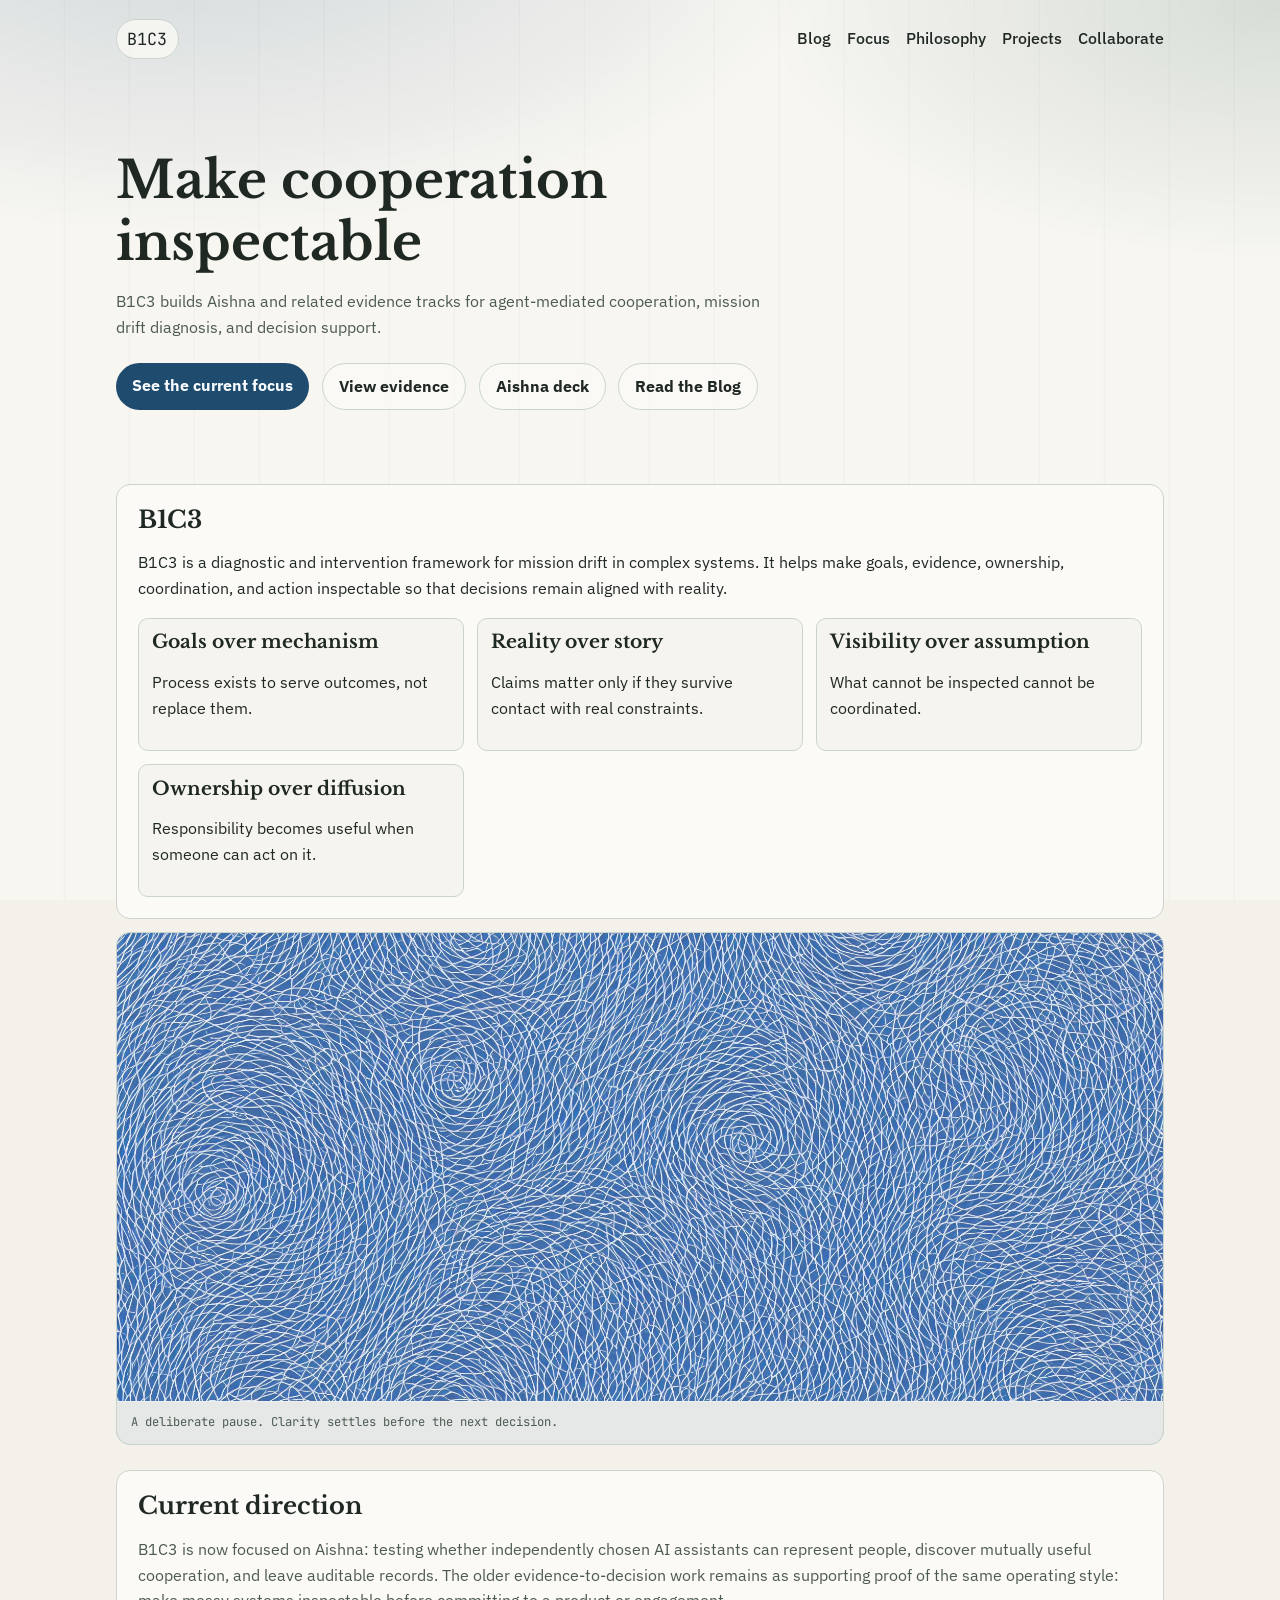
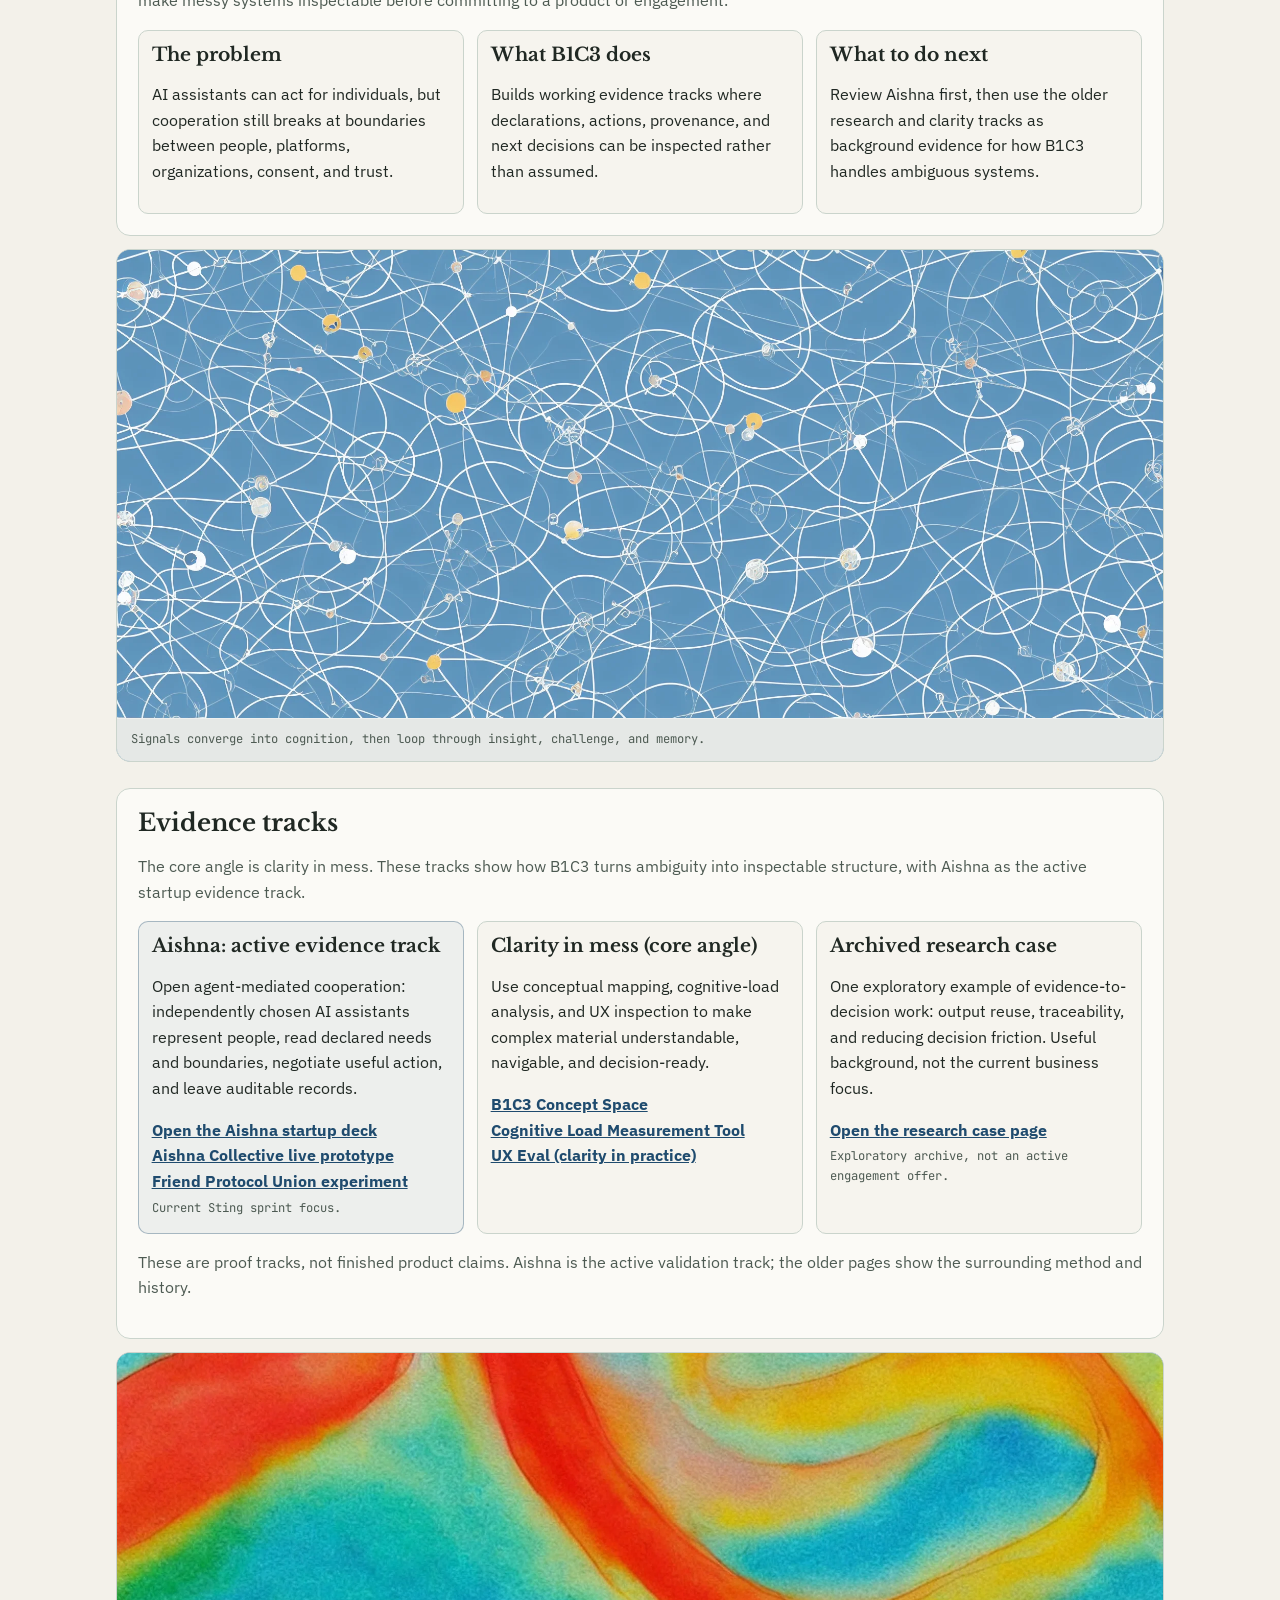
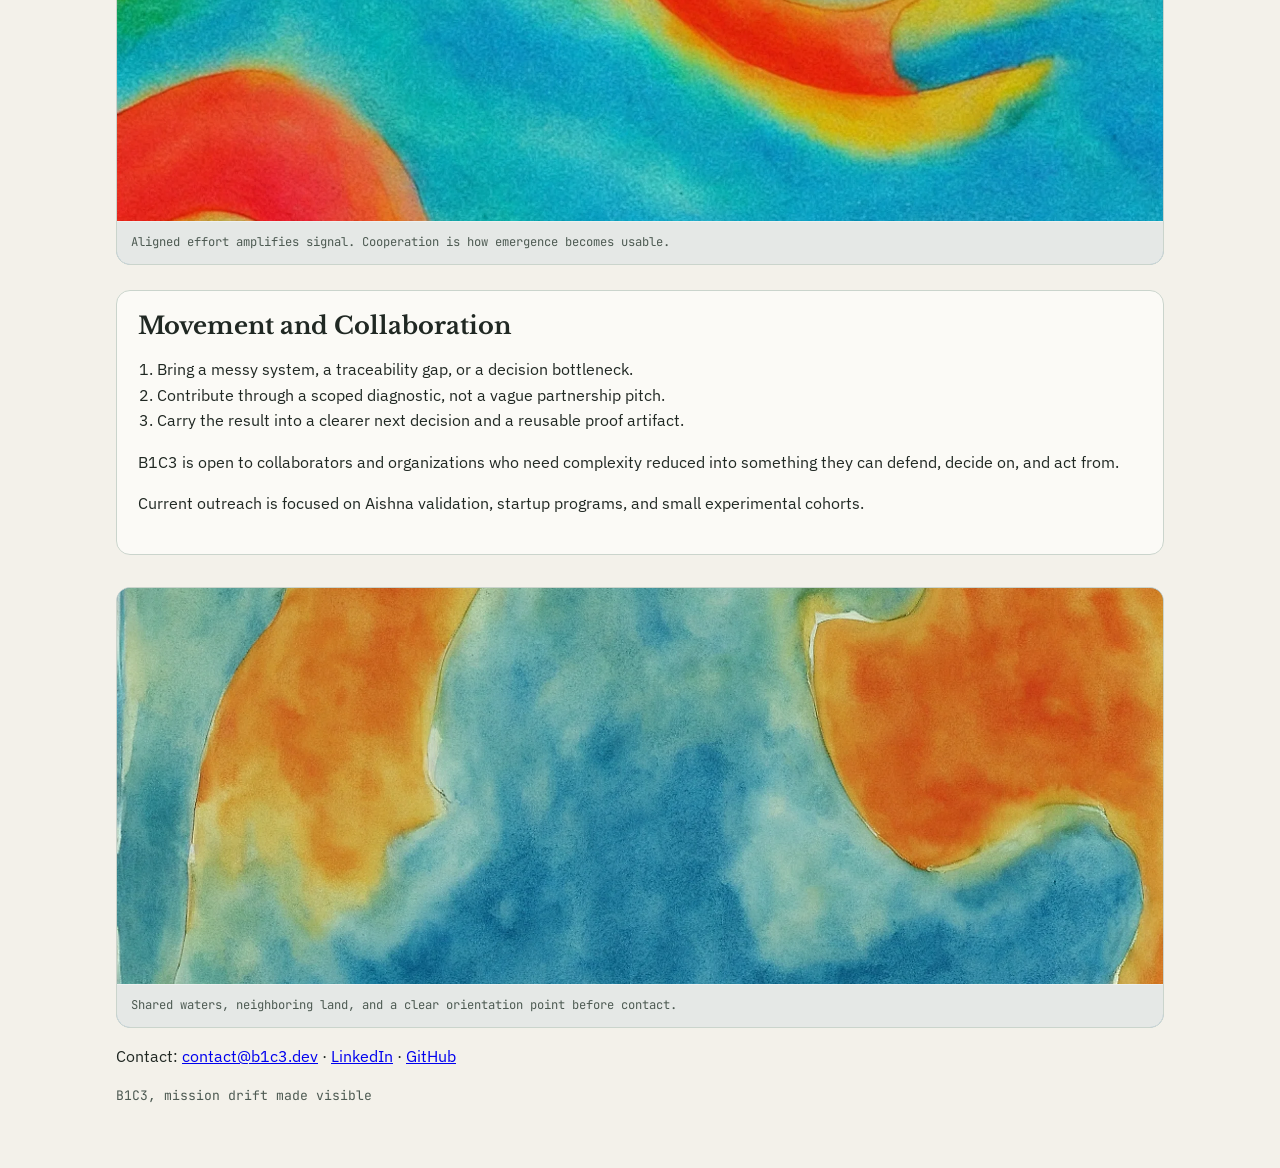
<file: index.html>
<!doctype html>
<html lang="en">
<head>
  <meta charset="utf-8">
  <meta name="viewport" content="width=device-width, initial-scale=1">
  <link rel="icon" type="image/svg+xml" href="favicon.svg?v=4">
  <link rel="shortcut icon" href="favicon.svg?v=4">
  <title>B1C3 | Aishna, Mission Drift, and Evidence Tracks</title>
  <meta name="description" content="B1C3 builds Aishna and related evidence tracks for agent-mediated cooperation, mission drift diagnosis, and decision support.">
  <link rel="canonical" href="https://b1c3.dev/">
  <meta property="og:type" content="website">
  <meta property="og:title" content="B1C3 | Aishna, Mission Drift, and Evidence Tracks">
  <meta property="og:description" content="B1C3 builds Aishna and related evidence tracks for agent-mediated cooperation, mission drift diagnosis, and decision support.">
  <meta property="og:url" content="https://b1c3.dev/">
  <meta property="og:image" content="https://b1c3.dev/social-preview.png">
  <meta property="og:image:alt" content="B1C3 mission drift and evidence-based decision support preview">
  <meta name="twitter:card" content="summary">
  <meta name="twitter:title" content="B1C3 | Aishna, Mission Drift, and Evidence Tracks">
  <meta name="twitter:description" content="B1C3 builds Aishna and related evidence tracks for agent-mediated cooperation, mission drift diagnosis, and decision support.">
  <meta name="twitter:image" content="https://b1c3.dev/social-preview.png">
  <link rel="preconnect" href="https://fonts.googleapis.com">
  <link rel="preconnect" href="https://fonts.gstatic.com" crossorigin>
  <link href="https://fonts.googleapis.com/css2?family=IBM+Plex+Sans:wght@400;500;700&family=JetBrains+Mono:wght@500&family=Libre+Baskerville:wght@700&display=swap" rel="stylesheet">
  <link rel="stylesheet" href="style.css">
  <script src="js/analytics-config.js"></script>
  <script defer src="js/analytics.js"></script>
</head>
<body>
  <div class="atmosphere" aria-hidden="true"></div>

  <header class="site-header">
    <a class="brand" href="#top" aria-label="B1C3 Home">B1C3</a>
    <nav aria-label="Primary">
      <a href="https://b1c3game.github.io/B1C3-BLOG/" target="_blank" rel="noreferrer">Blog</a>
      <a href="#focus-intro">Focus</a>
      <a href="#philosophy">Philosophy</a>
      <a href="#projects">Projects</a>
      <a href="#collaborate">Collaborate</a>
    </nav>
  </header>

  <main id="top">
    <section class="hero reveal">
      <h1>Make cooperation inspectable</h1>
      <p class="lead">
        B1C3 builds Aishna and related evidence tracks for agent-mediated cooperation, mission drift diagnosis, and decision support.
      </p>
      <div class="hero-actions">
        <a class="button primary" href="#focus-intro">See the current focus</a>
        <a class="button ghost" href="#projects">View evidence</a>
        <a class="button ghost" href="aishna-sting-deck.html">Aishna deck</a>
        <a class="button ghost" href="https://b1c3game.github.io/B1C3-BLOG/" target="_blank" rel="noreferrer">Read the Blog</a>
      </div>
    </section>

    <section id="philosophy" class="panel reveal">
      <h2>B1C3</h2>
      <p>
        B1C3 is a diagnostic and intervention framework for mission drift in complex systems.
        It helps make goals, evidence, ownership, coordination, and action inspectable so that decisions remain aligned with reality.
      </p>
      <div class="principles">
        <article>
          <h3>Goals over mechanism</h3>
          <p>Process exists to serve outcomes, not replace them.</p>
        </article>
        <article>
          <h3>Reality over story</h3>
          <p>Claims matter only if they survive contact with real constraints.</p>
        </article>
        <article>
          <h3>Visibility over assumption</h3>
          <p>What cannot be inspected cannot be coordinated.</p>
        </article>
        <article>
          <h3>Ownership over diffusion</h3>
          <p>Responsibility becomes useful when someone can act on it.</p>
        </article>
      </div>
    </section>

    <section class="clarity-visual reveal" aria-label="Mental clarity pause visual">
      <figure class="clarity-figure">
        <img
          src="images/landing-mental-pause.webp"
          alt="Abstract meditation visual showing concentric waves resolving into centered stillness, representing mental clarity and coherent focus"
          width="2048"
          height="2048"
          decoding="async"
        >
        <figcaption>
          A deliberate pause. Clarity settles before the next decision.
        </figcaption>
      </figure>
    </section>

    <section id="focus-intro" class="panel reveal">
      <h2>Current direction</h2>
      <p class="section-intro">
        B1C3 is now focused on Aishna: testing whether independently chosen AI assistants can represent people, discover mutually useful cooperation, and leave auditable records. The older evidence-to-decision work remains as supporting proof of the same operating style: make messy systems inspectable before committing to a product or engagement.
      </p>
      <div class="phase-grid">
        <article>
          <h3>The problem</h3>
          <p>AI assistants can act for individuals, but cooperation still breaks at boundaries between people, platforms, organizations, consent, and trust.</p>
        </article>
        <article>
          <h3>What B1C3 does</h3>
          <p>Builds working evidence tracks where declarations, actions, provenance, and next decisions can be inspected rather than assumed.</p>
        </article>
        <article>
          <h3>What to do next</h3>
          <p>Review Aishna first, then use the older research and clarity tracks as background evidence for how B1C3 handles ambiguous systems.</p>
        </article>
      </div>
    </section>

    <section class="sense-visual reveal" aria-label="Conceptual sensory integration visual">
      <figure class="sense-figure">
        <img
          src="images/landing-senses-loop.webp"
          alt="Conceptual network showing sensory signals converging and circulating through a cognitive learning loop"
          width="2048"
          height="2048"
          decoding="async"
        >
        <figcaption>
          Signals converge into cognition, then loop through insight, challenge, and memory.
        </figcaption>
      </figure>
    </section>

    <section id="projects" class="panel reveal">
      <h2>Evidence tracks</h2>
      <p class="section-intro">The core angle is clarity in mess. These tracks show how B1C3 turns ambiguity into inspectable structure, with Aishna as the active startup evidence track.</p>
      <div class="cards">
        <article class="card focus-card-primary">
          <h3>Aishna: active evidence track</h3>
          <p>Open agent-mediated cooperation: independently chosen AI assistants represent people, read declared needs and boundaries, negotiate useful action, and leave auditable records.</p>
          <a href="aishna-sting-deck.html">Open the Aishna startup deck</a>
          <br>
          <a href="https://aishna-collective.b1c3.dev" target="_blank" rel="noreferrer">Aishna Collective live prototype</a>
          <br>
          <a href="https://friend-protocol-union.lovable.app" target="_blank" rel="noreferrer">Friend Protocol Union experiment</a>
          <br>
          <span class="card-note">Current Sting sprint focus.</span>
        </article>
        <article class="card">
          <h3>Clarity in mess (core angle)</h3>
          <p>Use conceptual mapping, cognitive-load analysis, and UX inspection to make complex material understandable, navigable, and decision-ready.</p>
          <a href="concept-space.html">B1C3 Concept Space</a>
          <br>
          <a href="cognitive-load-measurement.html">Cognitive Load Measurement Tool</a>
          <br>
          <a href="ux-eval.html">UX Eval (clarity in practice)</a>
        </article>
        <article class="card">
          <h3>Archived research case</h3>
          <p>One exploratory example of evidence-to-decision work: output reuse, traceability, and reducing decision friction. Useful background, not the current business focus.</p>
          <a href="baltic-sea-evidence.html">Open the research case page</a>
          <br>
          <span class="card-note">Exploratory archive, not an active engagement offer.</span>
        </article>
      </div>
      <p class="credibility">These are proof tracks, not finished product claims. Aishna is the active validation track; the older pages show the surrounding method and history.</p>
    </section>

    <section class="turbulence-visual reveal" aria-label="Cooperative emergence visual">
      <figure class="turbulence-figure">
        <img
          src="images/landing-wave-phase-emergence.webp"
          alt="An image depicting waves that amplify each other, suggesting emergence through aligned cooperation"
          width="2048"
          height="2048"
          decoding="async"
        >
        <figcaption>
          Aligned effort amplifies signal. Cooperation is how emergence becomes usable.
        </figcaption>
      </figure>
    </section>

    <section id="collaborate" class="panel reveal">
      <h2>Movement and Collaboration</h2>
      <ol class="steps">
        <li>Bring a messy system, a traceability gap, or a decision bottleneck.</li>
        <li>Contribute through a scoped diagnostic, not a vague partnership pitch.</li>
        <li>Carry the result into a clearer next decision and a reusable proof artifact.</li>
      </ol>
      <p>
        B1C3 is open to collaborators and organizations who need complexity reduced into something they can defend, decide on, and act from.
      </p>
      <p>
        Current outreach is focused on Aishna validation, startup programs, and small experimental cohorts.
      </p>
    </section>
  </main>

  <footer id="contact" class="site-footer reveal">
    <figure class="contact-figure" aria-label="Contact and orientation visual">
      <img
        src="images/landing-contact-map.webp"
        alt="An image depicting a map with green land and blue water in between"
        width="2048"
        height="2048"
        decoding="async"
      >
      <figcaption>
        Shared waters, neighboring land, and a clear orientation point before contact.
      </figcaption>
    </figure>
    <p>Contact: <a href="mailto:contact@b1c3.dev">contact@b1c3.dev</a> · <a href="https://www.linkedin.com/in/l-d-nordin-a2b6923b2/" target="_blank" rel="noreferrer">LinkedIn</a> · <a href="https://github.com/B1C3Game" target="_blank" rel="noreferrer">GitHub</a></p>
    <p class="micro">B1C3, mission drift made visible</p>
  </footer>
</body>
</html>
</file>
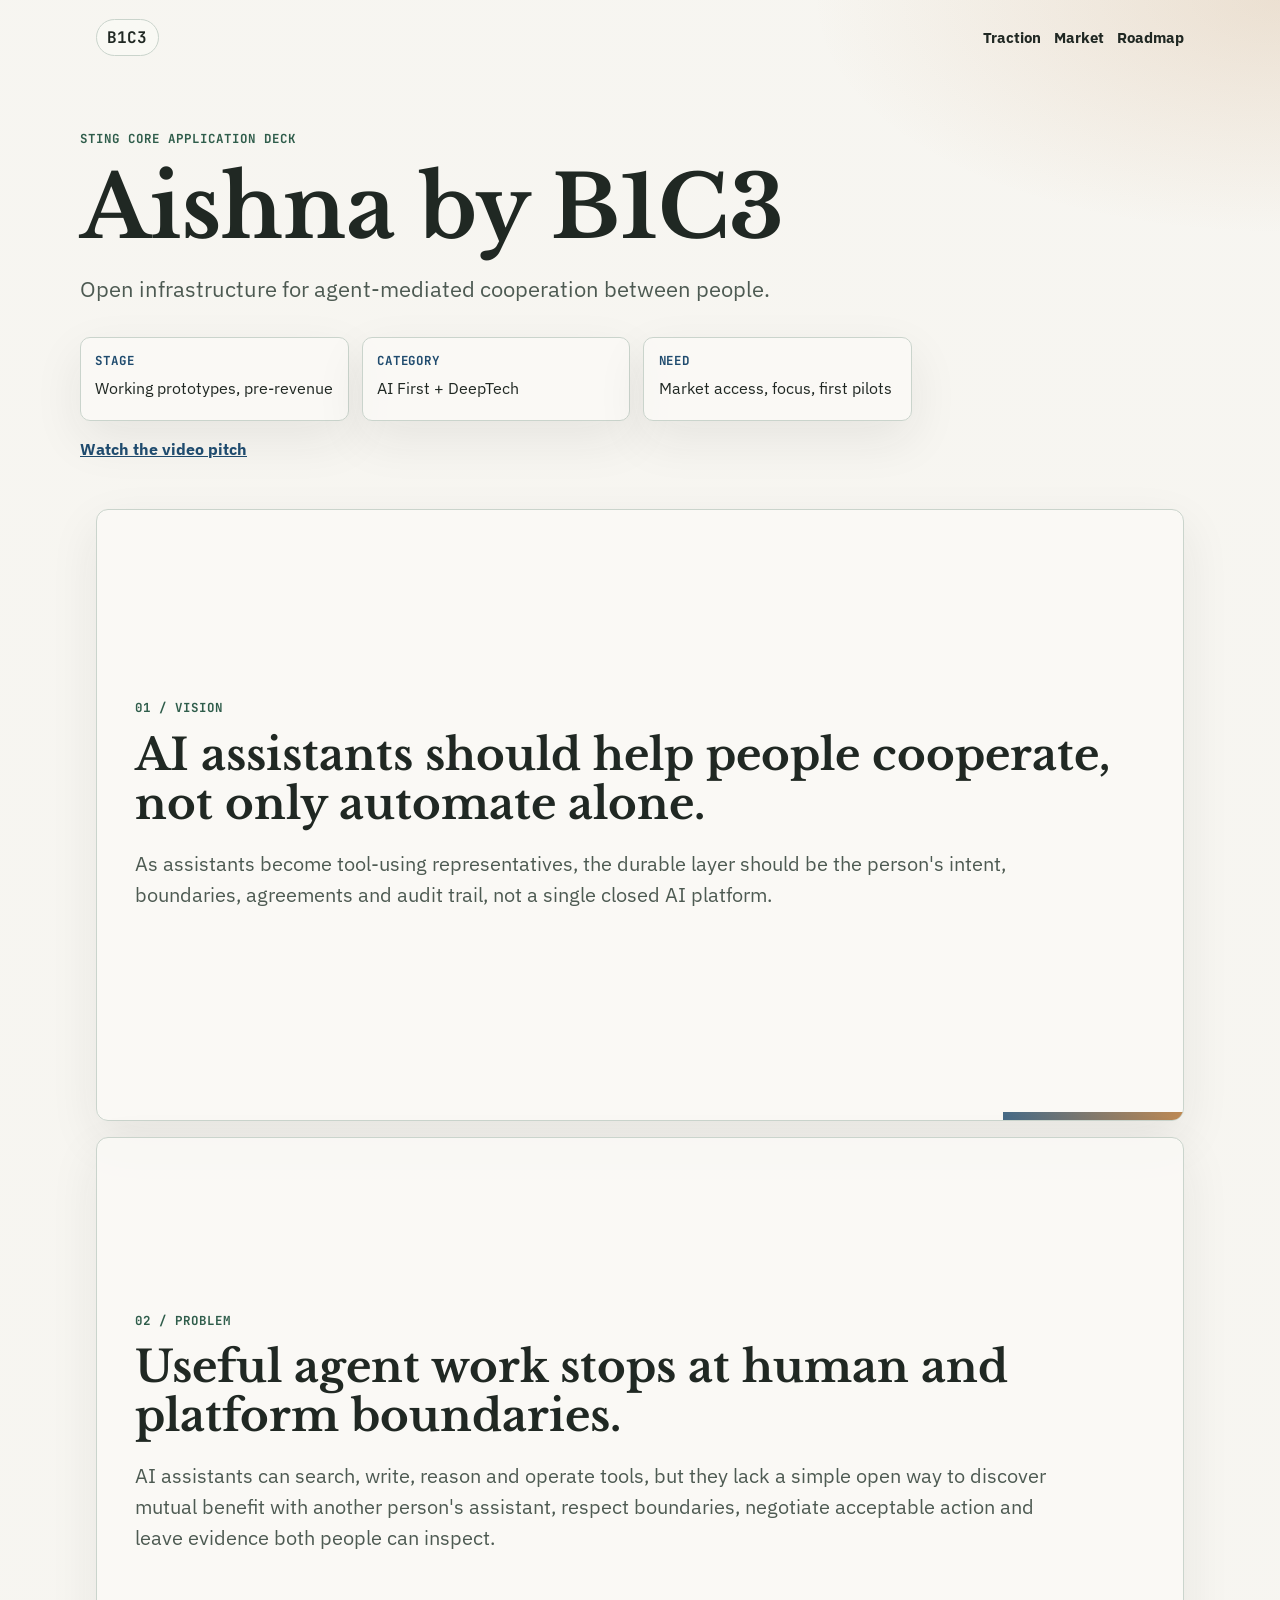
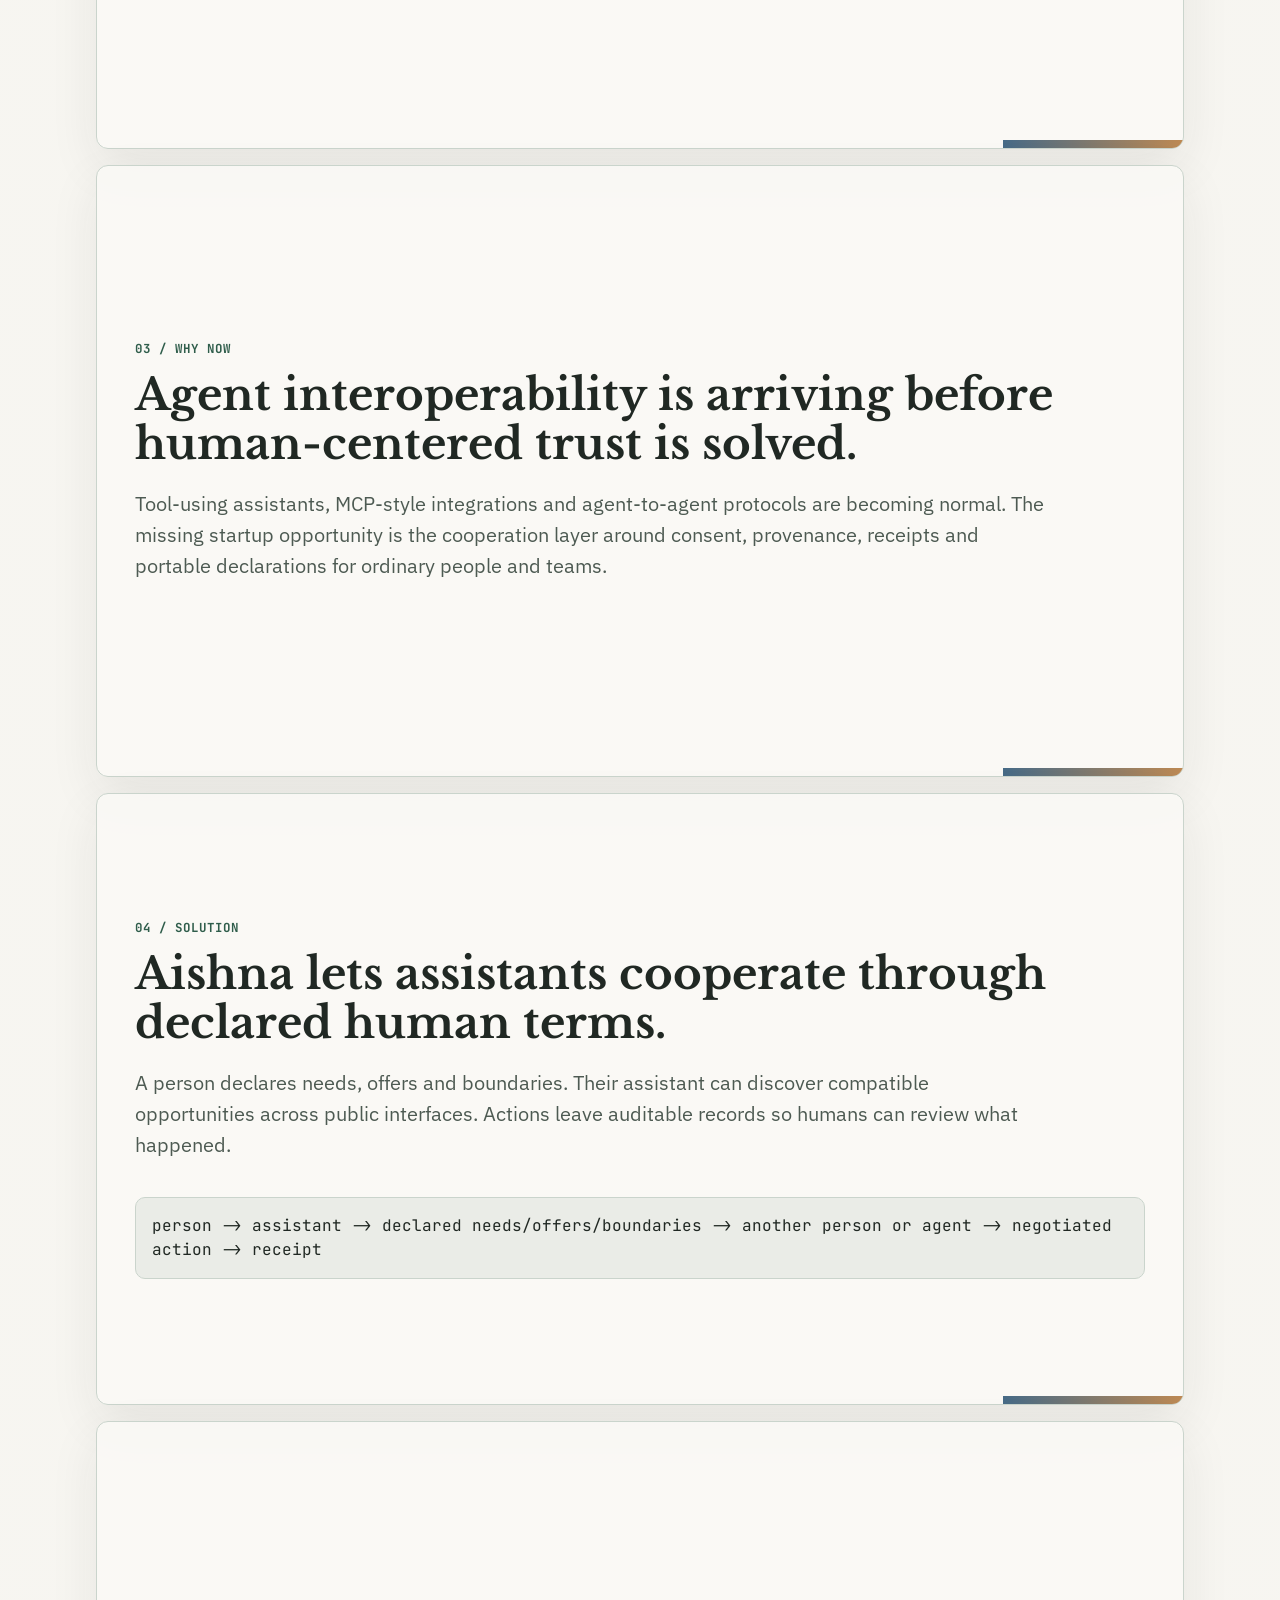
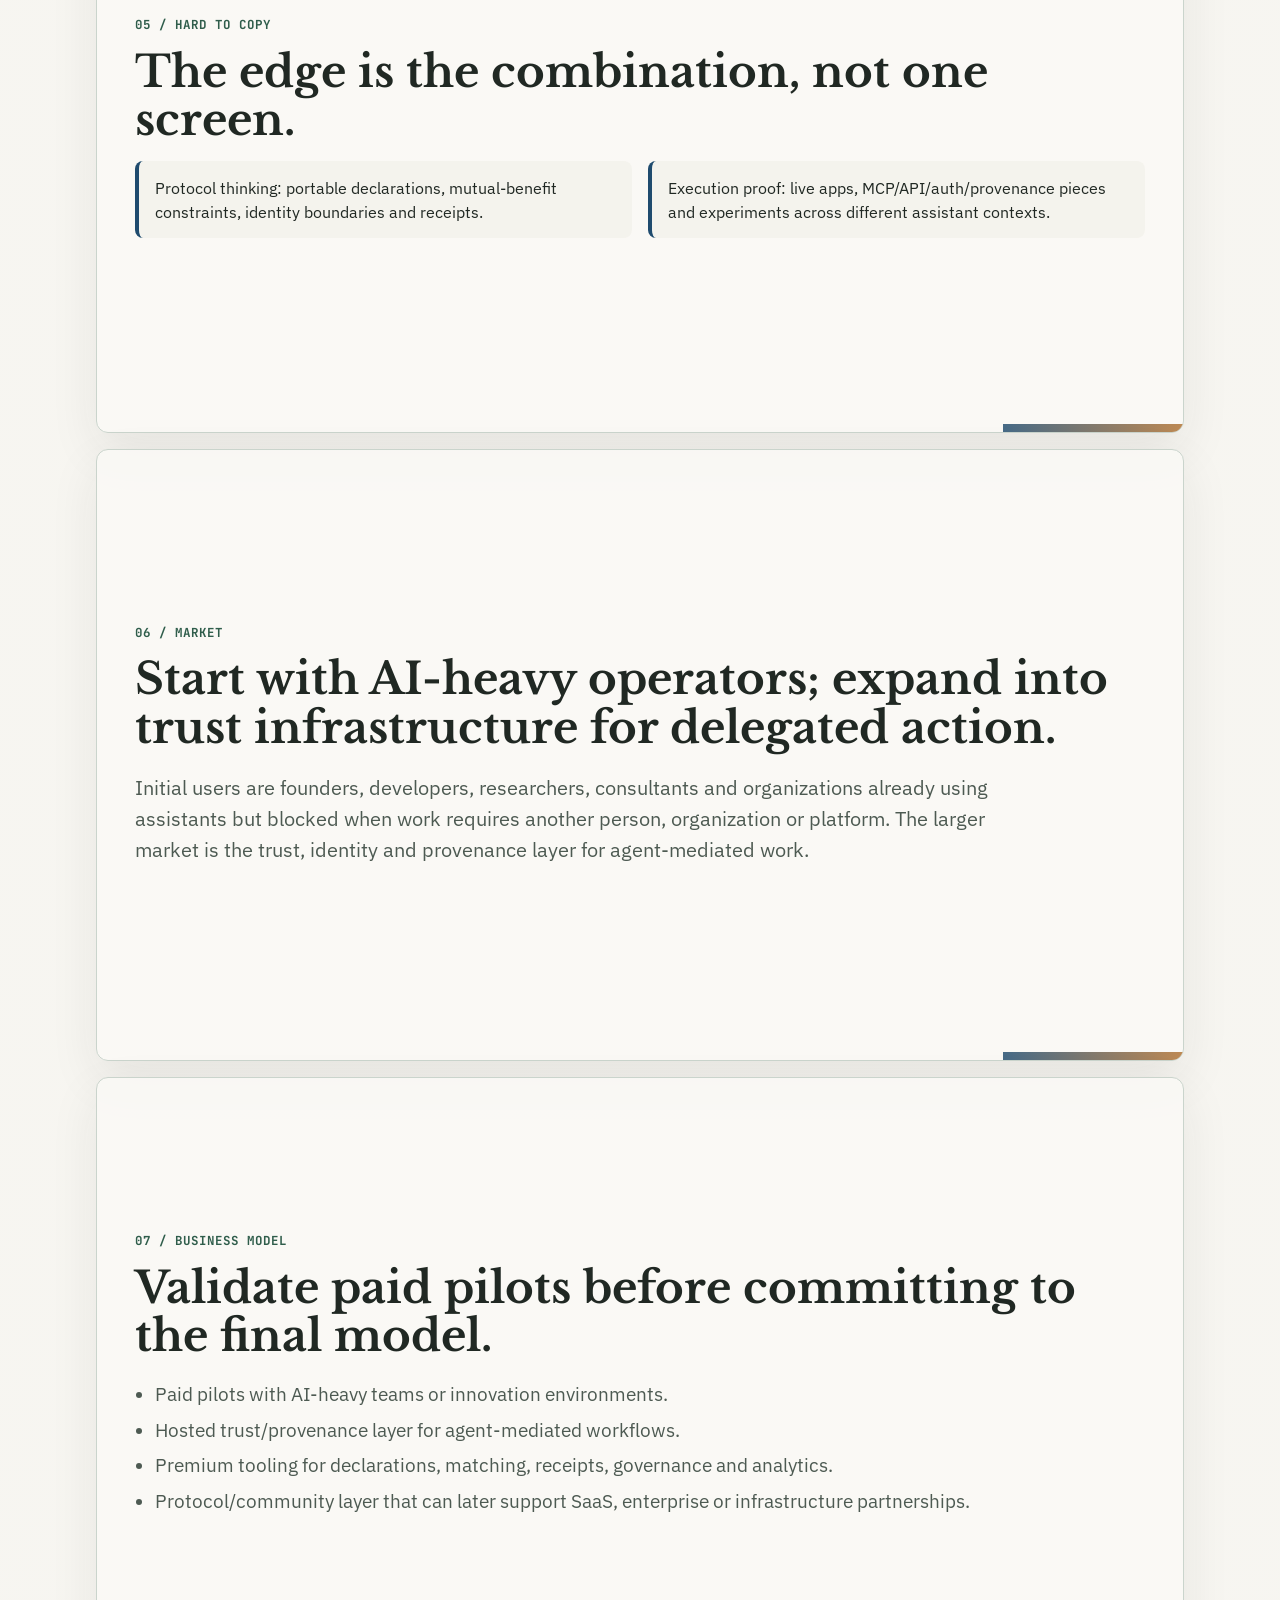
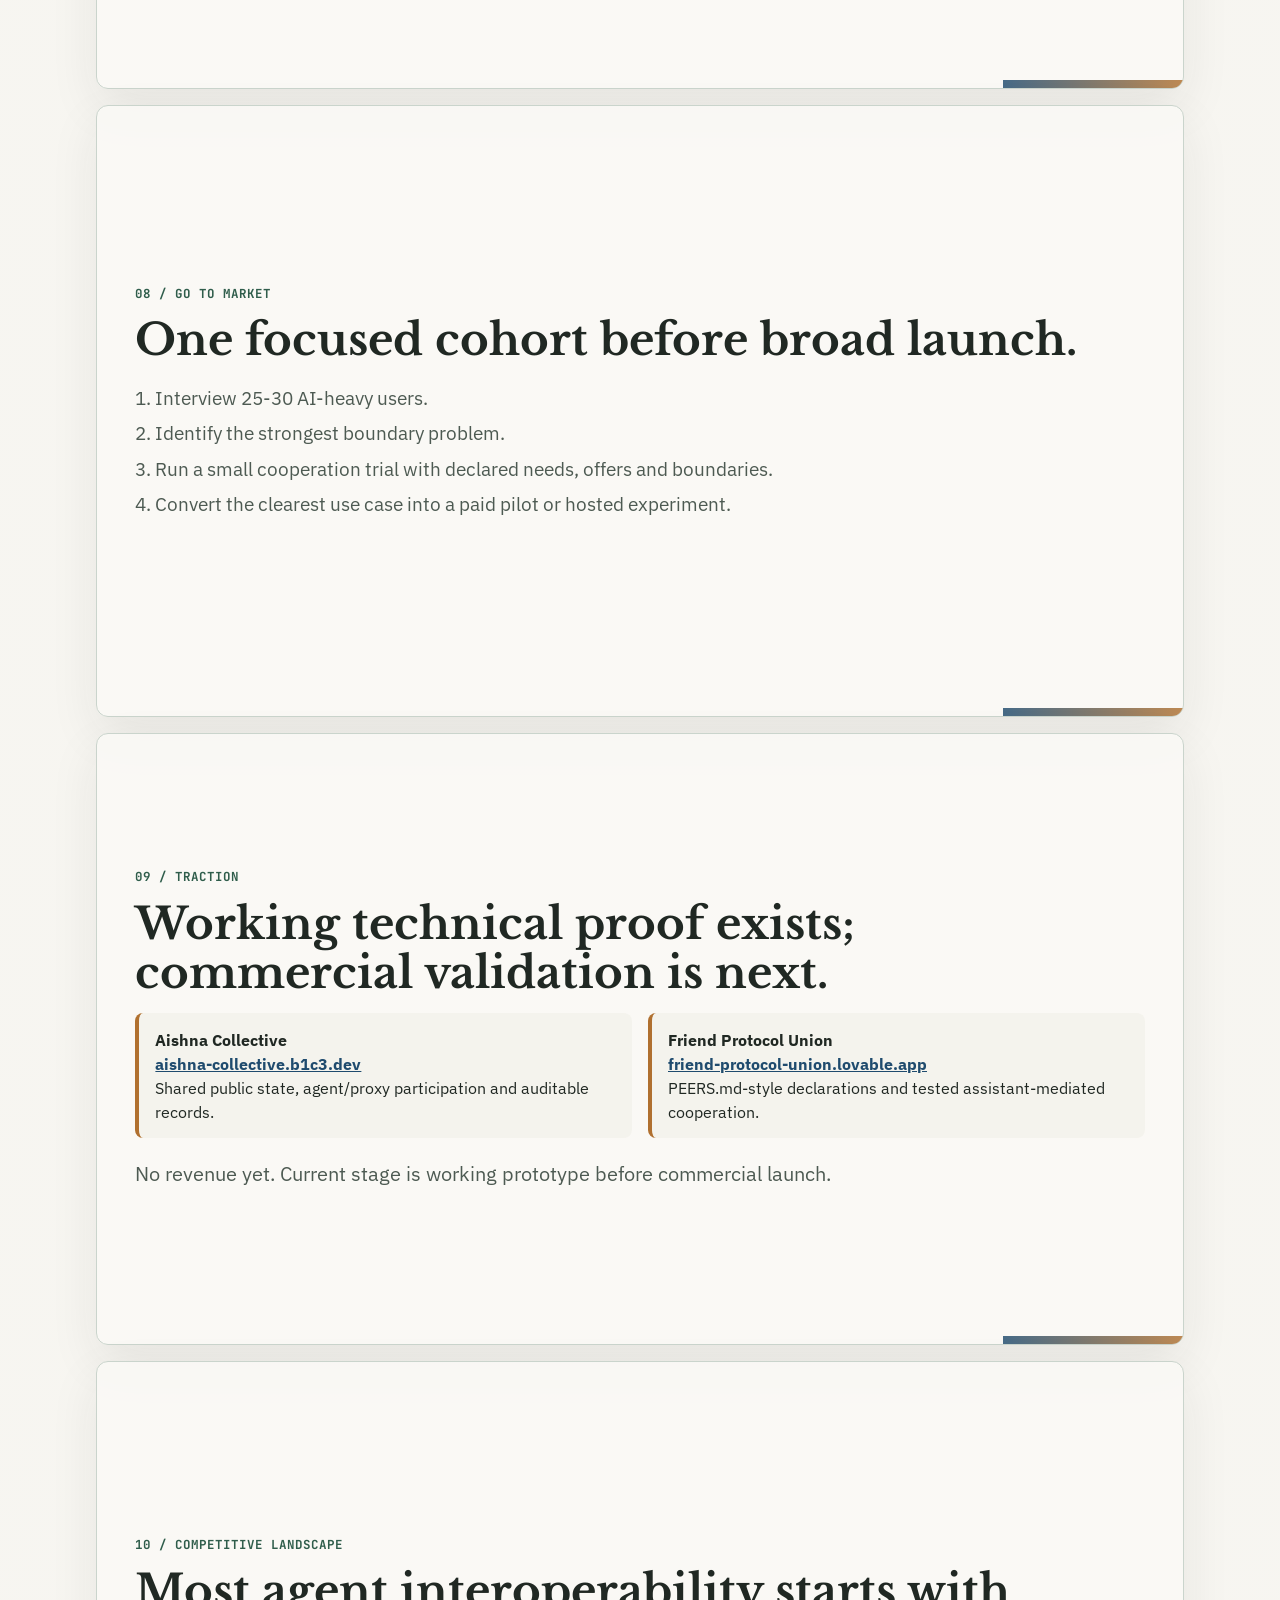
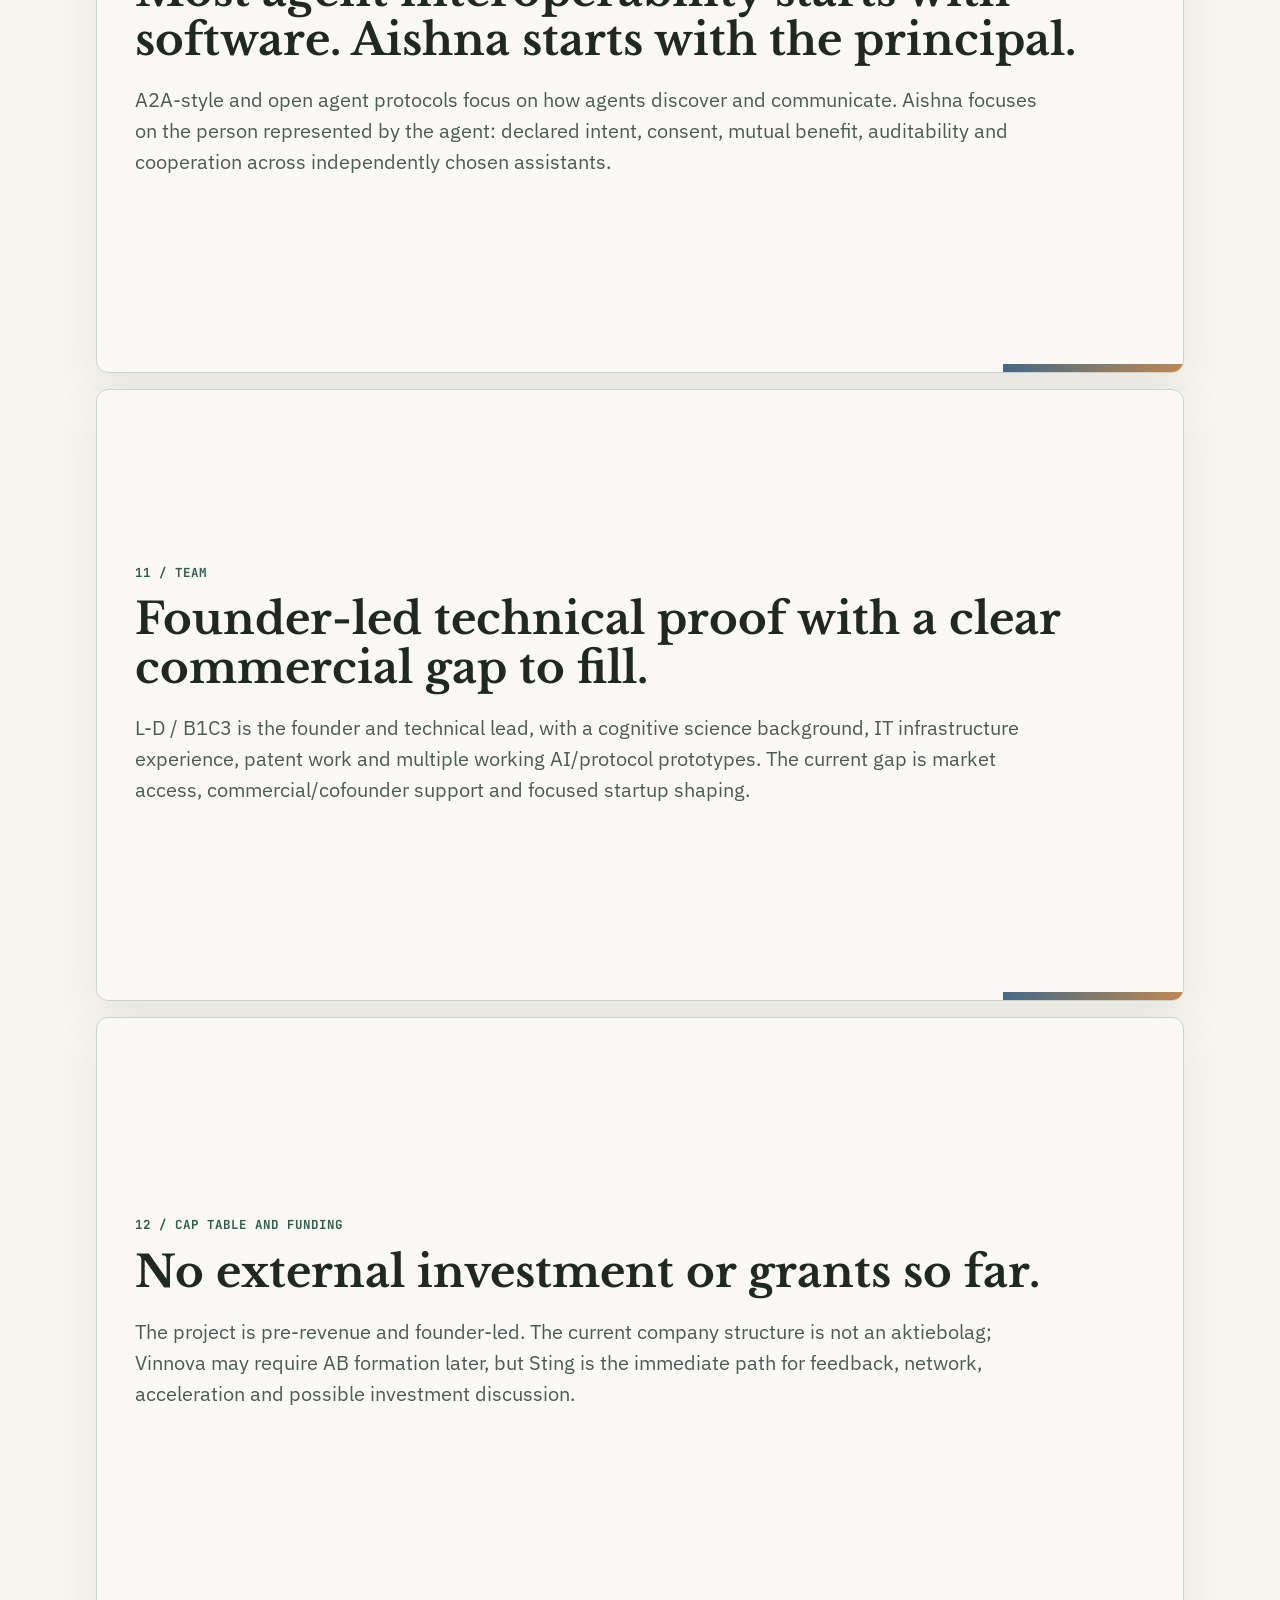
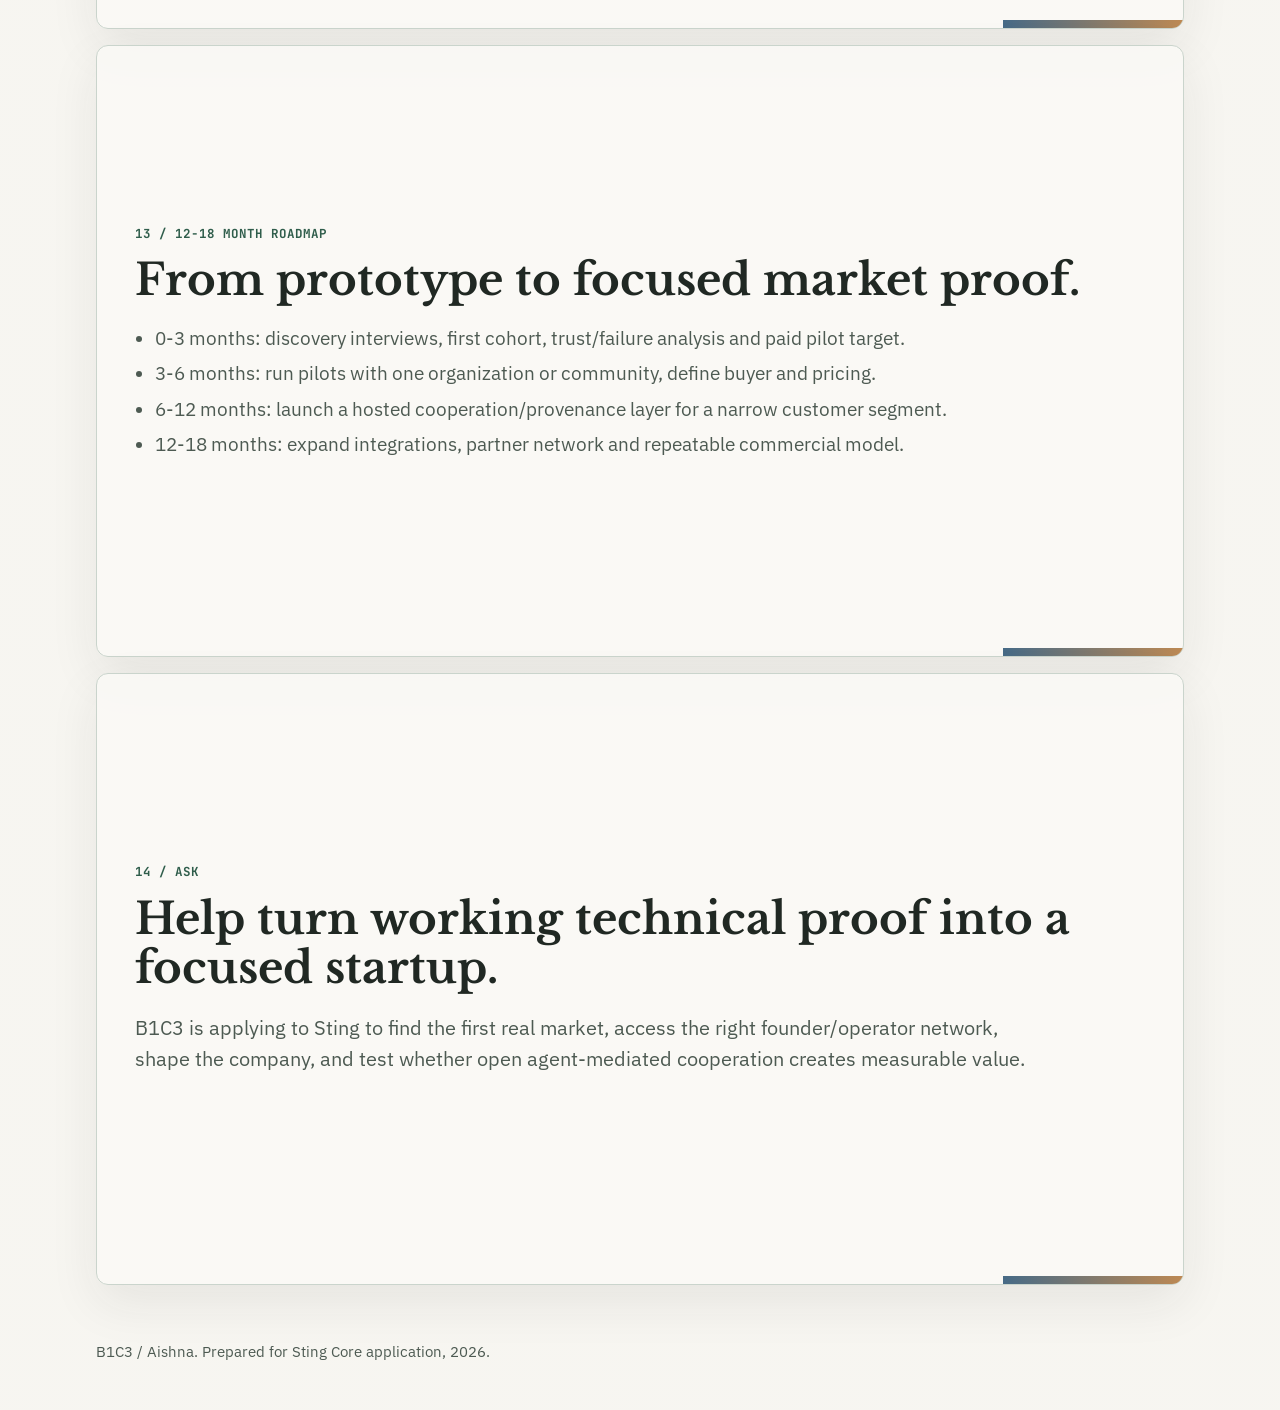
<file: aishna-sting-deck.html>
<!doctype html>
<html lang="en">
<head>
  <meta charset="utf-8">
  <meta name="viewport" content="width=device-width, initial-scale=1">
  <link rel="icon" type="image/svg+xml" href="favicon.svg?v=4">
  <title>Aishna by B1C3 | Sting Pitch Deck</title>
  <meta name="description" content="Aishna by B1C3: open infrastructure for agent-mediated cooperation between people.">
  <link rel="canonical" href="https://b1c3.dev/aishna-sting-deck.html">
  <meta property="og:type" content="website">
  <meta property="og:title" content="Aishna by B1C3 | Sting Pitch Deck">
  <meta property="og:description" content="Open infrastructure for agent-mediated cooperation between people.">
  <meta property="og:url" content="https://b1c3.dev/aishna-sting-deck.html">
  <meta property="og:image" content="https://b1c3.dev/social-preview.png">
  <meta name="twitter:card" content="summary">
  <meta name="twitter:title" content="Aishna by B1C3 | Sting Pitch Deck">
  <meta name="twitter:description" content="Open infrastructure for agent-mediated cooperation between people.">
  <link rel="preconnect" href="https://fonts.googleapis.com">
  <link rel="preconnect" href="https://fonts.gstatic.com" crossorigin>
  <link href="https://fonts.googleapis.com/css2?family=IBM+Plex+Sans:wght@400;500;700&family=JetBrains+Mono:wght@500;700&family=Libre+Baskerville:wght@700&display=swap" rel="stylesheet">
  <style>
    :root {
      --bg: #f3f1ea;
      --surface: #fbfaf6;
      --ink: #202823;
      --ink-soft: #4d5a52;
      --accent: #1f4b6e;
      --accent-alt: #2f5d4b;
      --line: #cad4cc;
      --gold: #b0702f;
    }

    * { box-sizing: border-box; }

    html { scroll-behavior: smooth; }

    body {
      margin: 0;
      font-family: "IBM Plex Sans", "Segoe UI", sans-serif;
      color: var(--ink);
      background:
        radial-gradient(900px 420px at 18% -10%, rgba(31, 75, 110, 0.18), transparent 65%),
        radial-gradient(720px 360px at 100% 0%, rgba(176, 112, 47, 0.16), transparent 65%),
        linear-gradient(0deg, rgba(255, 255, 255, 0.32), rgba(255, 255, 255, 0.32)),
        var(--bg);
      line-height: 1.5;
    }

    .deck-header,
    .deck,
    .deck-footer {
      max-width: 1120px;
      margin: 0 auto;
      padding: 0 1rem;
    }

    .deck-header {
      display: flex;
      justify-content: space-between;
      gap: 1rem;
      align-items: center;
      padding-top: 1.2rem;
      padding-bottom: 1.2rem;
    }

    .brand {
      font-family: "JetBrains Mono", monospace;
      font-weight: 700;
      color: var(--ink);
      text-decoration: none;
      border: 1px solid var(--line);
      border-radius: 999px;
      padding: 0.35rem 0.65rem;
      background: rgba(251, 250, 246, 0.82);
    }

    .deck-nav {
      display: flex;
      gap: 0.8rem;
      flex-wrap: wrap;
      font-size: 0.95rem;
    }

    .deck-nav a {
      color: var(--ink);
      text-decoration: none;
      font-weight: 700;
    }

    .hero {
      padding: 3.4rem 0 2rem;
    }

    .eyebrow,
    .slide-number,
    .tagline {
      font-family: "JetBrains Mono", monospace;
      text-transform: uppercase;
      letter-spacing: 0.08em;
      color: var(--accent-alt);
      font-size: 0.78rem;
      font-weight: 700;
    }

    h1,
    h2 {
      font-family: "Libre Baskerville", Georgia, serif;
      line-height: 1.12;
      margin: 0;
    }

    h1 {
      max-width: 14ch;
      margin-top: 0.7rem;
      font-size: clamp(2.4rem, 7vw, 5.4rem);
    }

    h2 {
      font-size: clamp(1.7rem, 3.4vw, 3rem);
    }

    .lead {
      max-width: 62ch;
      color: var(--ink-soft);
      font-size: clamp(1.05rem, 2.2vw, 1.35rem);
      margin: 1rem 0 0;
    }

    .deck-meta {
      display: grid;
      grid-template-columns: repeat(3, minmax(0, 1fr));
      gap: 0.8rem;
      margin-top: 2rem;
      max-width: 850px;
    }

    .meta-item,
    .slide {
      background: rgba(251, 250, 246, 0.86);
      border: 1px solid var(--line);
      box-shadow: 0 18px 50px rgba(32, 40, 35, 0.08);
    }

    .meta-item {
      border-radius: 10px;
      padding: 0.9rem;
      min-height: 84px;
    }

    .meta-item strong {
      display: block;
      font-family: "JetBrains Mono", monospace;
      font-size: 0.78rem;
      color: var(--accent);
      text-transform: uppercase;
      letter-spacing: 0.07em;
      margin-bottom: 0.28rem;
    }

    .deck {
      display: grid;
      gap: 1rem;
      padding-bottom: 2.5rem;
    }

    .slide {
      border-radius: 12px;
      min-height: 68vh;
      padding: clamp(1.1rem, 3vw, 2.4rem);
      display: grid;
      align-content: center;
      position: relative;
      overflow: hidden;
    }

    .slide::after {
      content: "";
      position: absolute;
      inset: auto 0 0 auto;
      width: 180px;
      height: 8px;
      background: linear-gradient(90deg, var(--accent), var(--gold));
      opacity: 0.82;
    }

    .slide-number {
      margin-bottom: 0.8rem;
    }

    .slide p {
      color: var(--ink-soft);
      max-width: 76ch;
      font-size: clamp(1.02rem, 2vw, 1.28rem);
    }

    .two-col {
      display: grid;
      grid-template-columns: minmax(0, 1fr) minmax(0, 1fr);
      gap: 1rem;
      margin-top: 1rem;
    }

    .note,
    .proof-card {
      border-left: 4px solid var(--accent);
      background: rgba(243, 241, 234, 0.72);
      padding: 0.9rem 1rem;
      border-radius: 8px;
    }

    .proof-card {
      border-left-color: var(--gold);
    }

    ul,
    ol {
      padding-left: 1.2rem;
      color: var(--ink-soft);
      font-size: clamp(1rem, 1.8vw, 1.18rem);
    }

    li + li { margin-top: 0.45rem; }

    a { color: var(--accent); font-weight: 700; }

    .primitive {
      font-family: "JetBrains Mono", monospace;
      display: block;
      color: var(--ink);
      background: rgba(202, 212, 204, 0.35);
      border: 1px solid var(--line);
      border-radius: 10px;
      padding: 1rem;
      margin-top: 1rem;
      overflow-wrap: anywhere;
    }

    .deck-footer {
      padding-bottom: 2rem;
      color: var(--ink-soft);
      font-size: 0.95rem;
    }

    @media (max-width: 760px) {
      .deck-header { align-items: flex-start; flex-direction: column; }
      .deck-meta,
      .two-col { grid-template-columns: 1fr; }
      .slide { min-height: auto; }
    }
  </style>
</head>
<body>
  <header class="deck-header">
    <a class="brand" href="index.html">B1C3</a>
    <nav class="deck-nav" aria-label="Deck navigation">
      <a href="#traction">Traction</a>
      <a href="#market">Market</a>
      <a href="#roadmap">Roadmap</a>
    </nav>
  </header>

  <main>
    <section class="deck-header hero">
      <div>
        <div class="eyebrow">Sting Core application deck</div>
        <h1>Aishna by B1C3</h1>
        <p class="lead">Open infrastructure for agent-mediated cooperation between people.</p>
        <div class="deck-meta" aria-label="Deck summary">
          <div class="meta-item"><strong>Stage</strong>Working prototypes, pre-revenue</div>
          <div class="meta-item"><strong>Category</strong>AI First + DeepTech</div>
          <div class="meta-item"><strong>Need</strong>Market access, focus, first pilots</div>
        </div>
        <p><a class="button primary" href="aishna-sting-pitch.mp4">Watch the video pitch</a></p>
      </div>
    </section>

    <div class="deck">
      <section class="slide" id="vision">
        <div class="slide-number">01 / Vision</div>
        <h2>AI assistants should help people cooperate, not only automate alone.</h2>
        <p>As assistants become tool-using representatives, the durable layer should be the person's intent, boundaries, agreements and audit trail, not a single closed AI platform.</p>
      </section>

      <section class="slide" id="problem">
        <div class="slide-number">02 / Problem</div>
        <h2>Useful agent work stops at human and platform boundaries.</h2>
        <p>AI assistants can search, write, reason and operate tools, but they lack a simple open way to discover mutual benefit with another person's assistant, respect boundaries, negotiate acceptable action and leave evidence both people can inspect.</p>
      </section>

      <section class="slide" id="why-now">
        <div class="slide-number">03 / Why Now</div>
        <h2>Agent interoperability is arriving before human-centered trust is solved.</h2>
        <p>Tool-using assistants, MCP-style integrations and agent-to-agent protocols are becoming normal. The missing startup opportunity is the cooperation layer around consent, provenance, receipts and portable declarations for ordinary people and teams.</p>
      </section>

      <section class="slide" id="solution">
        <div class="slide-number">04 / Solution</div>
        <h2>Aishna lets assistants cooperate through declared human terms.</h2>
        <p>A person declares needs, offers and boundaries. Their assistant can discover compatible opportunities across public interfaces. Actions leave auditable records so humans can review what happened.</p>
        <span class="primitive">person -> assistant -> declared needs/offers/boundaries -> another person or agent -> negotiated action -> receipt</span>
      </section>

      <section class="slide" id="hard-to-copy">
        <div class="slide-number">05 / Hard To Copy</div>
        <h2>The edge is the combination, not one screen.</h2>
        <div class="two-col">
          <div class="note">Protocol thinking: portable declarations, mutual-benefit constraints, identity boundaries and receipts.</div>
          <div class="note">Execution proof: live apps, MCP/API/auth/provenance pieces and experiments across different assistant contexts.</div>
        </div>
      </section>

      <section class="slide" id="market">
        <div class="slide-number">06 / Market</div>
        <h2>Start with AI-heavy operators; expand into trust infrastructure for delegated action.</h2>
        <p>Initial users are founders, developers, researchers, consultants and organizations already using assistants but blocked when work requires another person, organization or platform. The larger market is the trust, identity and provenance layer for agent-mediated work.</p>
      </section>

      <section class="slide" id="business-model">
        <div class="slide-number">07 / Business Model</div>
        <h2>Validate paid pilots before committing to the final model.</h2>
        <ul>
          <li>Paid pilots with AI-heavy teams or innovation environments.</li>
          <li>Hosted trust/provenance layer for agent-mediated workflows.</li>
          <li>Premium tooling for declarations, matching, receipts, governance and analytics.</li>
          <li>Protocol/community layer that can later support SaaS, enterprise or infrastructure partnerships.</li>
        </ul>
      </section>

      <section class="slide" id="go-to-market">
        <div class="slide-number">08 / Go To Market</div>
        <h2>One focused cohort before broad launch.</h2>
        <ol>
          <li>Interview 25-30 AI-heavy users.</li>
          <li>Identify the strongest boundary problem.</li>
          <li>Run a small cooperation trial with declared needs, offers and boundaries.</li>
          <li>Convert the clearest use case into a paid pilot or hosted experiment.</li>
        </ol>
      </section>

      <section class="slide" id="traction">
        <div class="slide-number">09 / Traction</div>
        <h2>Working technical proof exists; commercial validation is next.</h2>
        <div class="two-col">
          <div class="proof-card"><strong>Aishna Collective</strong><br><a href="https://aishna-collective.b1c3.dev">aishna-collective.b1c3.dev</a><br>Shared public state, agent/proxy participation and auditable records.</div>
          <div class="proof-card"><strong>Friend Protocol Union</strong><br><a href="https://friend-protocol-union.lovable.app">friend-protocol-union.lovable.app</a><br>PEERS.md-style declarations and tested assistant-mediated cooperation.</div>
        </div>
        <p>No revenue yet. Current stage is working prototype before commercial launch.</p>
      </section>

      <section class="slide" id="competition">
        <div class="slide-number">10 / Competitive Landscape</div>
        <h2>Most agent interoperability starts with software. Aishna starts with the principal.</h2>
        <p>A2A-style and open agent protocols focus on how agents discover and communicate. Aishna focuses on the person represented by the agent: declared intent, consent, mutual benefit, auditability and cooperation across independently chosen assistants.</p>
      </section>

      <section class="slide" id="team">
        <div class="slide-number">11 / Team</div>
        <h2>Founder-led technical proof with a clear commercial gap to fill.</h2>
        <p>L-D / B1C3 is the founder and technical lead, with a cognitive science background, IT infrastructure experience, patent work and multiple working AI/protocol prototypes. The current gap is market access, commercial/cofounder support and focused startup shaping.</p>
      </section>

      <section class="slide" id="cap-table">
        <div class="slide-number">12 / Cap Table And Funding</div>
        <h2>No external investment or grants so far.</h2>
        <p>The project is pre-revenue and founder-led. The current company structure is not an aktiebolag; Vinnova may require AB formation later, but Sting is the immediate path for feedback, network, acceleration and possible investment discussion.</p>
      </section>

      <section class="slide" id="roadmap">
        <div class="slide-number">13 / 12-18 Month Roadmap</div>
        <h2>From prototype to focused market proof.</h2>
        <ul>
          <li>0-3 months: discovery interviews, first cohort, trust/failure analysis and paid pilot target.</li>
          <li>3-6 months: run pilots with one organization or community, define buyer and pricing.</li>
          <li>6-12 months: launch a hosted cooperation/provenance layer for a narrow customer segment.</li>
          <li>12-18 months: expand integrations, partner network and repeatable commercial model.</li>
        </ul>
      </section>

      <section class="slide" id="ask">
        <div class="slide-number">14 / Ask</div>
        <h2>Help turn working technical proof into a focused startup.</h2>
        <p>B1C3 is applying to Sting to find the first real market, access the right founder/operator network, shape the company, and test whether open agent-mediated cooperation creates measurable value.</p>
      </section>
    </div>
  </main>

  <footer class="deck-footer">
    <p>B1C3 / Aishna. Prepared for Sting Core application, 2026.</p>
  </footer>
</body>
</html>
</file>
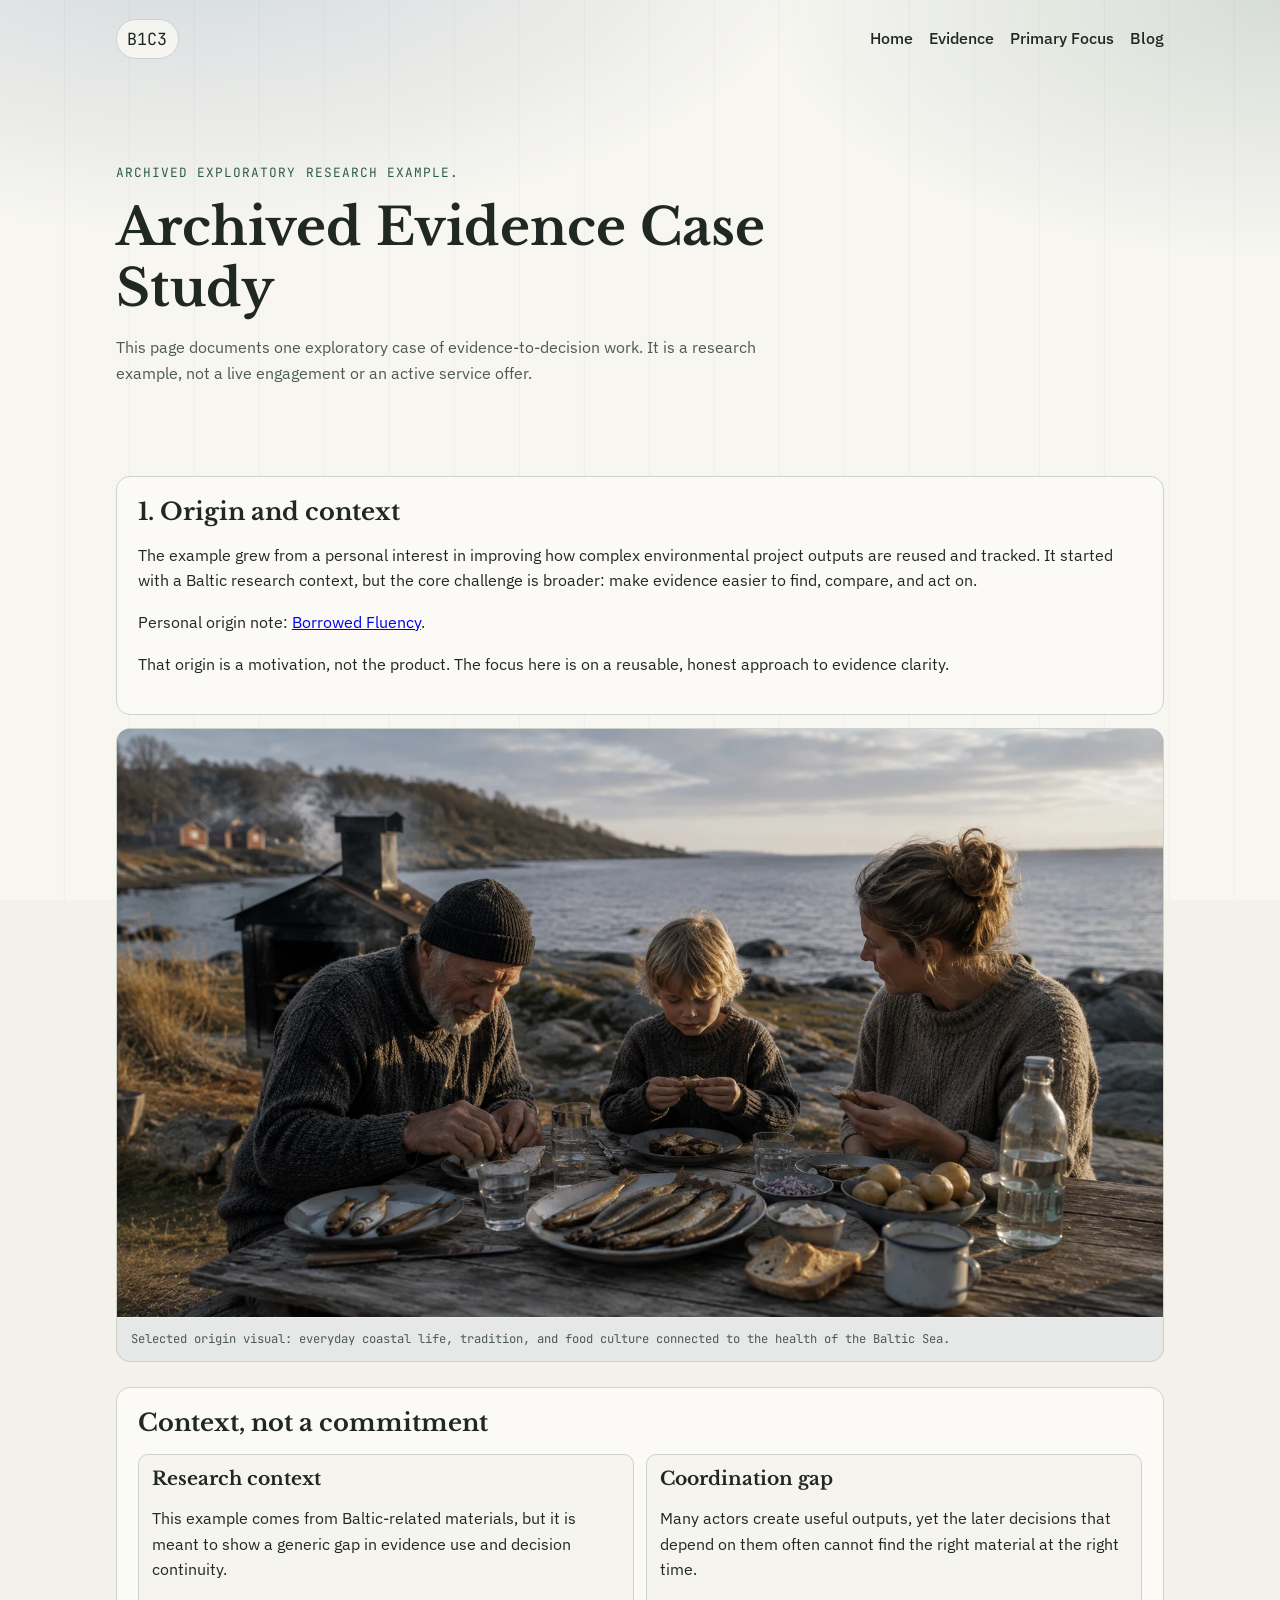
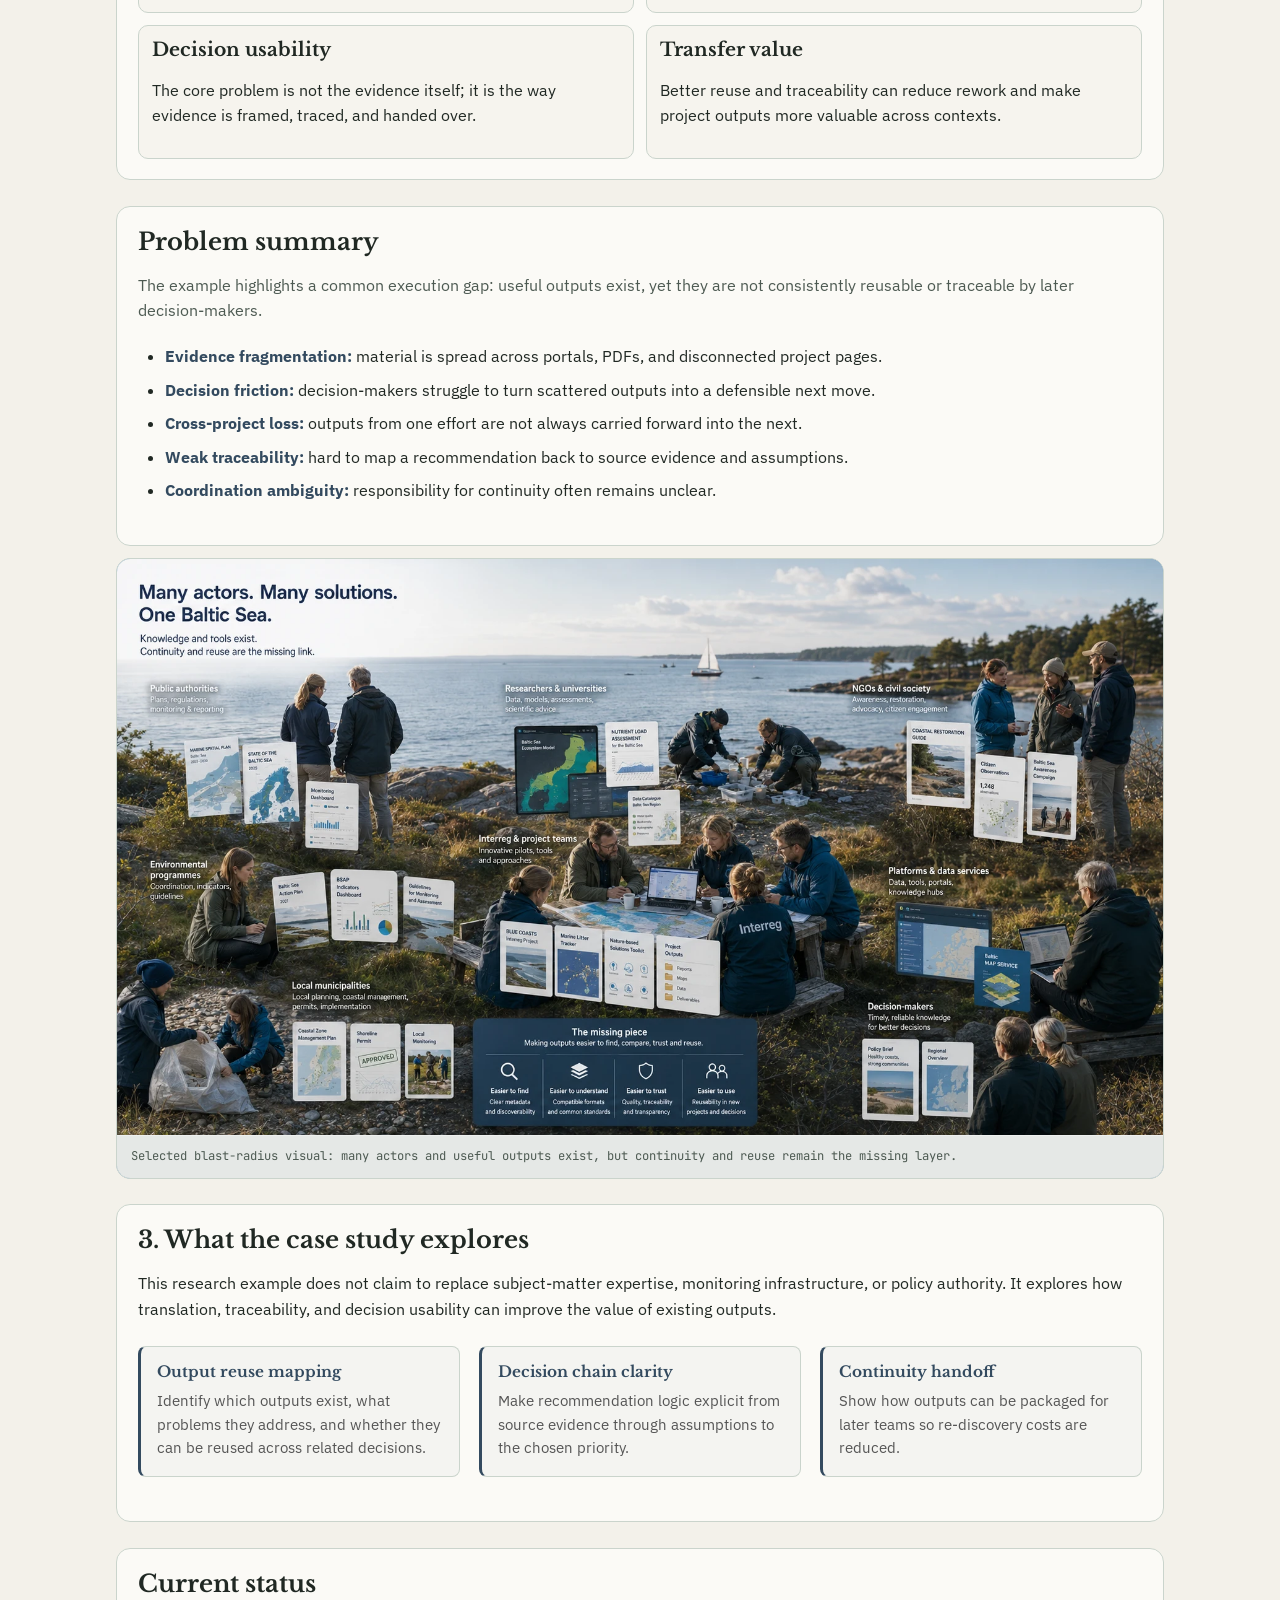
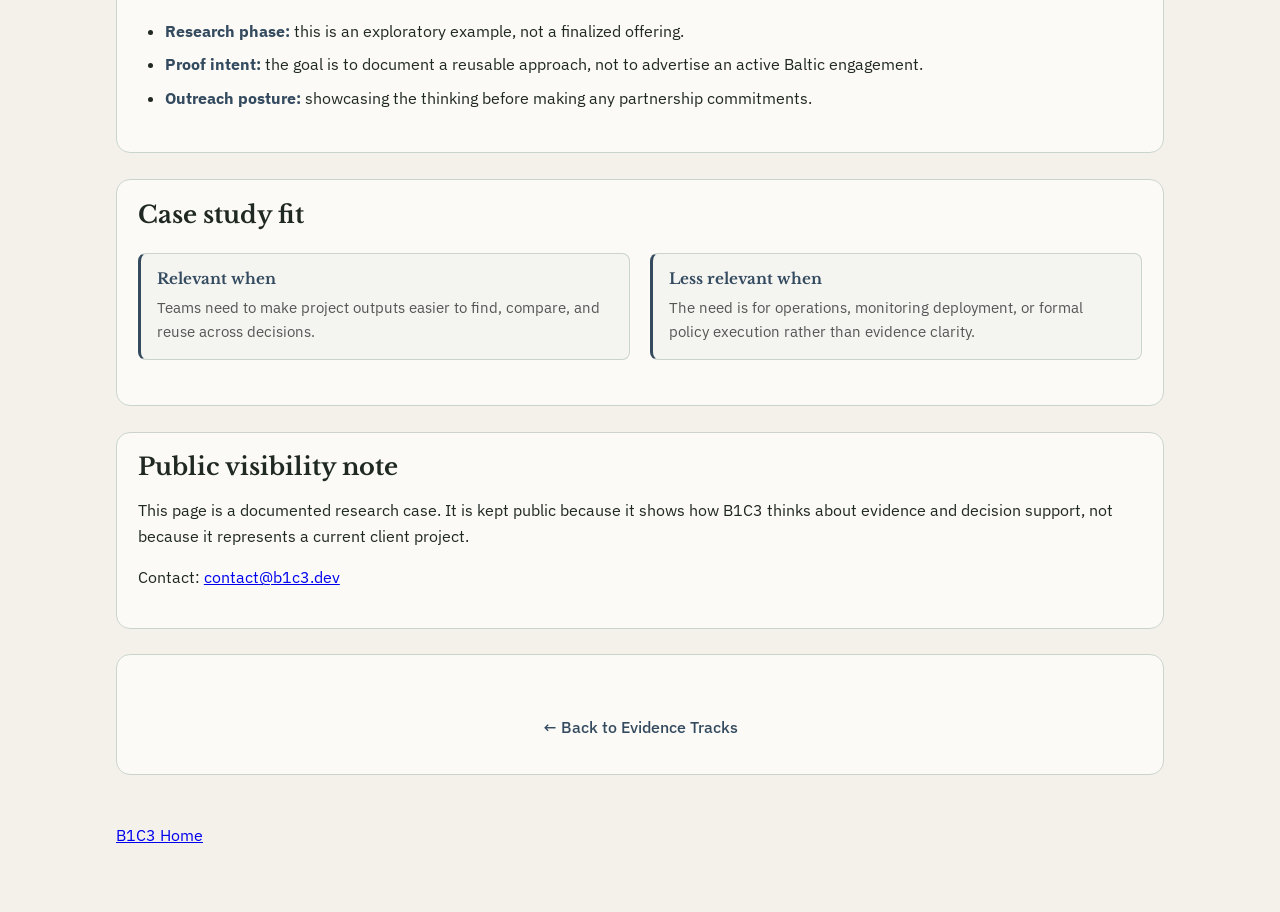
<file: baltic-sea-evidence.html>
<!doctype html>
<html lang="en">
<head>
  <meta charset="utf-8">
  <meta name="viewport" content="width=device-width, initial-scale=1">
  <link rel="icon" type="image/svg+xml" href="favicon.svg?v=4">
  <link rel="shortcut icon" href="favicon.svg?v=4">
  <title>B1C3 | Archived Evidence Case Study</title>
  <meta name="description" content="Archived B1C3 evidence-to-decision case: an exploratory Baltic research example showing how output reuse and traceability can reduce decision friction.">
  <link rel="canonical" href="https://b1c3.dev/baltic-sea-evidence.html">
  <meta property="og:type" content="website">
  <meta property="og:title" content="B1C3 | Archived Evidence Case Study">
  <meta property="og:description" content="An exploratory research case example of output reuse, evidence traceability, and decision usability.">
  <meta property="og:url" content="https://b1c3.dev/baltic-sea-evidence.html">
  <meta property="og:image" content="https://b1c3.dev/social-preview.png">
  <meta property="og:image:alt" content="B1C3 evidence case study preview">
  <meta name="twitter:card" content="summary">
  <meta name="twitter:title" content="B1C3 | Archived Evidence Case Study">
  <meta name="twitter:description" content="An exploratory research case example of output reuse, evidence traceability, and decision usability.">
  <meta name="twitter:image" content="https://b1c3.dev/social-preview.png">
  <link rel="preconnect" href="https://fonts.googleapis.com">
  <link rel="preconnect" href="https://fonts.gstatic.com" crossorigin>
  <link href="https://fonts.googleapis.com/css2?family=IBM+Plex+Sans:wght@400;500;700&family=JetBrains+Mono:wght@500&family=Libre+Baskerville:wght@700&display=swap" rel="stylesheet">
  <link rel="stylesheet" href="style.css">
  <script src="js/analytics-config.js"></script>
  <script defer src="js/analytics.js"></script>
</head>
<body>
  <div class="atmosphere" aria-hidden="true"></div>

  <header class="site-header">
    <a class="brand" href="index.html" aria-label="B1C3 Home">B1C3</a>
    <nav aria-label="Primary">
      <a href="index.html">Home</a>
      <a href="index.html#projects">Evidence</a>
      <a href="index.html#focus-intro">Primary Focus</a>
      <a href="https://b1c3game.github.io/B1C3-BLOG/" target="_blank" rel="noreferrer">Blog</a>
    </nav>
  </header>

  <main id="top">
    <section class="hero reveal">
      <p class="eyebrow">Archived exploratory research example.</p>
      <h1>Archived Evidence Case Study</h1>
      <p class="lead">
        This page documents one exploratory case of evidence-to-decision work. It is a research example, not a live engagement or an active service offer.
      </p>
    </section>

    <section class="panel reveal">
      <h2>1. Origin and context</h2>
      <p>
        The example grew from a personal interest in improving how complex environmental project outputs are reused and tracked. It started with a Baltic research context, but the core challenge is broader: make evidence easier to find, compare, and act on.
      </p>
      <p>
        Personal origin note: <a href="https://b1c3game.github.io/B1C3-BLOG/posts/borrowed-fluency.html" target="_blank" rel="noreferrer">Borrowed Fluency</a>.
      </p>
      <p>
        That origin is a motivation, not the product. The focus here is on a reusable, honest approach to evidence clarity.
      </p>
    </section>

    <section class="baltic-visual reveal" aria-label="Boeckling origin image">
      <figure class="baltic-figure">
        <img
          src="images/baltic-boeckling-origin.webp"
          alt="Multi-generational family meal near the Baltic coast with smoked herring, representing cultural continuity tied to a living sea"
          width="1677"
          height="945"
          decoding="async"
        >
        <figcaption>
          Selected origin visual: everyday coastal life, tradition, and food culture connected to the health of the Baltic Sea.
        </figcaption>
      </figure>
    </section>

    <section class="panel reveal">
      <h2>Context, not a commitment</h2>
      <div class="proof-grid">
        <article class="proof-item">
          <h3>Research context</h3>
          <p>This example comes from Baltic-related materials, but it is meant to show a generic gap in evidence use and decision continuity.</p>
        </article>
        <article class="proof-item">
          <h3>Coordination gap</h3>
          <p>Many actors create useful outputs, yet the later decisions that depend on them often cannot find the right material at the right time.</p>
        </article>
        <article class="proof-item">
          <h3>Decision usability</h3>
          <p>The core problem is not the evidence itself; it is the way evidence is framed, traced, and handed over.</p>
        </article>
        <article class="proof-item">
          <h3>Transfer value</h3>
          <p>Better reuse and traceability can reduce rework and make project outputs more valuable across contexts.</p>
        </article>
      </div>
    </section>

    <section class="panel reveal">
      <h2>Problem summary</h2>
      <p class="section-intro">
        The example highlights a common execution gap: useful outputs exist, yet they are not consistently reusable or traceable by later decision-makers.
      </p>
      <ul class="report-list">
        <li><strong>Evidence fragmentation:</strong> material is spread across portals, PDFs, and disconnected project pages.</li>
        <li><strong>Decision friction:</strong> decision-makers struggle to turn scattered outputs into a defensible next move.</li>
        <li><strong>Cross-project loss:</strong> outputs from one effort are not always carried forward into the next.</li>
        <li><strong>Weak traceability:</strong> hard to map a recommendation back to source evidence and assumptions.</li>
        <li><strong>Coordination ambiguity:</strong> responsibility for continuity often remains unclear.</li>
      </ul>
    </section>

    <section class="baltic-visual reveal" aria-label="Blast radius visual">
      <figure class="baltic-figure">
        <img
          src="images/baltic-blast-radius.webp"
          alt="Baltic coastal collaboration scene with many organizations and tools, illustrating fragmentation and weak reuse across projects"
          width="1677"
          height="945"
          decoding="async"
        >
        <figcaption>
          Selected blast-radius visual: many actors and useful outputs exist, but continuity and reuse remain the missing layer.
        </figcaption>
      </figure>
    </section>

    <section class="panel reveal">
      <h2>3. What the case study explores</h2>
      <p>
        This research example does not claim to replace subject-matter expertise, monitoring infrastructure, or policy authority. It explores how translation, traceability, and decision usability can improve the value of existing outputs.
      </p>
      <div class="workflow-grid">
        <article class="workflow-item">
          <h3>Output reuse mapping</h3>
          <p>Identify which outputs exist, what problems they address, and whether they can be reused across related decisions.</p>
        </article>
        <article class="workflow-item">
          <h3>Decision chain clarity</h3>
          <p>Make recommendation logic explicit from source evidence through assumptions to the chosen priority.</p>
        </article>
        <article class="workflow-item">
          <h3>Continuity handoff</h3>
          <p>Show how outputs can be packaged for later teams so re-discovery costs are reduced.</p>
        </article>
      </div>
    </section>

    <section class="panel reveal">
      <h2>Current status</h2>
      <ul class="report-list">
        <li><strong>Research phase:</strong> this is an exploratory example, not a finalized offering.</li>
        <li><strong>Proof intent:</strong> the goal is to document a reusable approach, not to advertise an active Baltic engagement.</li>
        <li><strong>Outreach posture:</strong> showcasing the thinking before making any partnership commitments.</li>
      </ul>
    </section>

    <section class="panel reveal">
      <h2>Case study fit</h2>
      <div class="compare-grid">
        <article class="compare-item">
          <h3>Relevant when</h3>
          <p>Teams need to make project outputs easier to find, compare, and reuse across decisions.</p>
        </article>
        <article class="compare-item">
          <h3>Less relevant when</h3>
          <p>The need is for operations, monitoring deployment, or formal policy execution rather than evidence clarity.</p>
        </article>
      </div>
    </section>

    <section class="panel reveal">
      <h2>Public visibility note</h2>
      <p>
        This page is a documented research case. It is kept public because it shows how B1C3 thinks about evidence and decision support, not because it represents a current client project.
      </p>
      <p>
        Contact: <a href="mailto:contact@b1c3.dev">contact@b1c3.dev</a>
      </p>
    </section>

    <section class="panel reveal">
      <p class="back-link"><a href="index.html#projects">← Back to Evidence Tracks</a></p>
    </section>
  </main>

  <footer class="site-footer reveal">
    <p><a href="index.html">B1C3 Home</a></p>
  </footer>

  <style>
    .baltic-visual {
      margin: 0.8rem 0 1.2rem;
    }

    .baltic-figure {
      margin: 0;
      border: 1px solid #cad4cc;
      border-radius: 14px;
      overflow: hidden;
      background: #6b9ac4;
    }

    .baltic-figure img {
      display: block;
      width: 100%;
      height: auto;
      object-fit: cover;
      object-position: center;
    }

    .baltic-figure figcaption {
      margin: 0;
      padding: 0.7rem 0.9rem 0.8rem;
      border-top: 1px solid rgba(255, 255, 255, 0.35);
      background: rgba(243, 241, 234, 0.9);
      color: #4d5a52;
      font-family: "JetBrains Mono", monospace;
      font-size: 0.76rem;
      line-height: 1.5;
    }

    .workflow-grid, .compare-grid {
      display: grid;
      grid-template-columns: repeat(auto-fit, minmax(220px, 1fr));
      gap: 1.2em;
      margin: 1.5em 0;
    }

    .workflow-item, .compare-item {
      padding: 1em;
      border: 1px solid #cad4cc;
      border-left: 3px solid #334a5f;
      background: rgba(51, 74, 95, 0.03);
      border-radius: 8px;
    }

    .workflow-item h3, .compare-item h3 {
      margin: 0 0 0.5em;
      font-size: 0.95em;
      color: #334a5f;
    }

    .workflow-item p, .compare-item p {
      margin: 0;
      font-size: 0.92em;
      line-height: 1.6;
      color: #555;
    }

    .report-list {
      margin: 1.2em 0;
      padding-left: 1.7em;
      line-height: 1.7;
    }

    .report-list li {
      margin: 0.4em 0;
    }

    .report-list strong {
      color: #334a5f;
    }

    .protocol-note {
      margin-top: 1em;
      color: #666;
      font-style: italic;
    }

    .back-link {
      text-align: center;
      margin: 2.4em 0 0.8em;
    }

    .back-link a {
      color: #334a5f;
      text-decoration: none;
      font-weight: 500;
    }

    .back-link a:hover {
      text-decoration: underline;
    }
  </style>
</body>
</html>
</file>
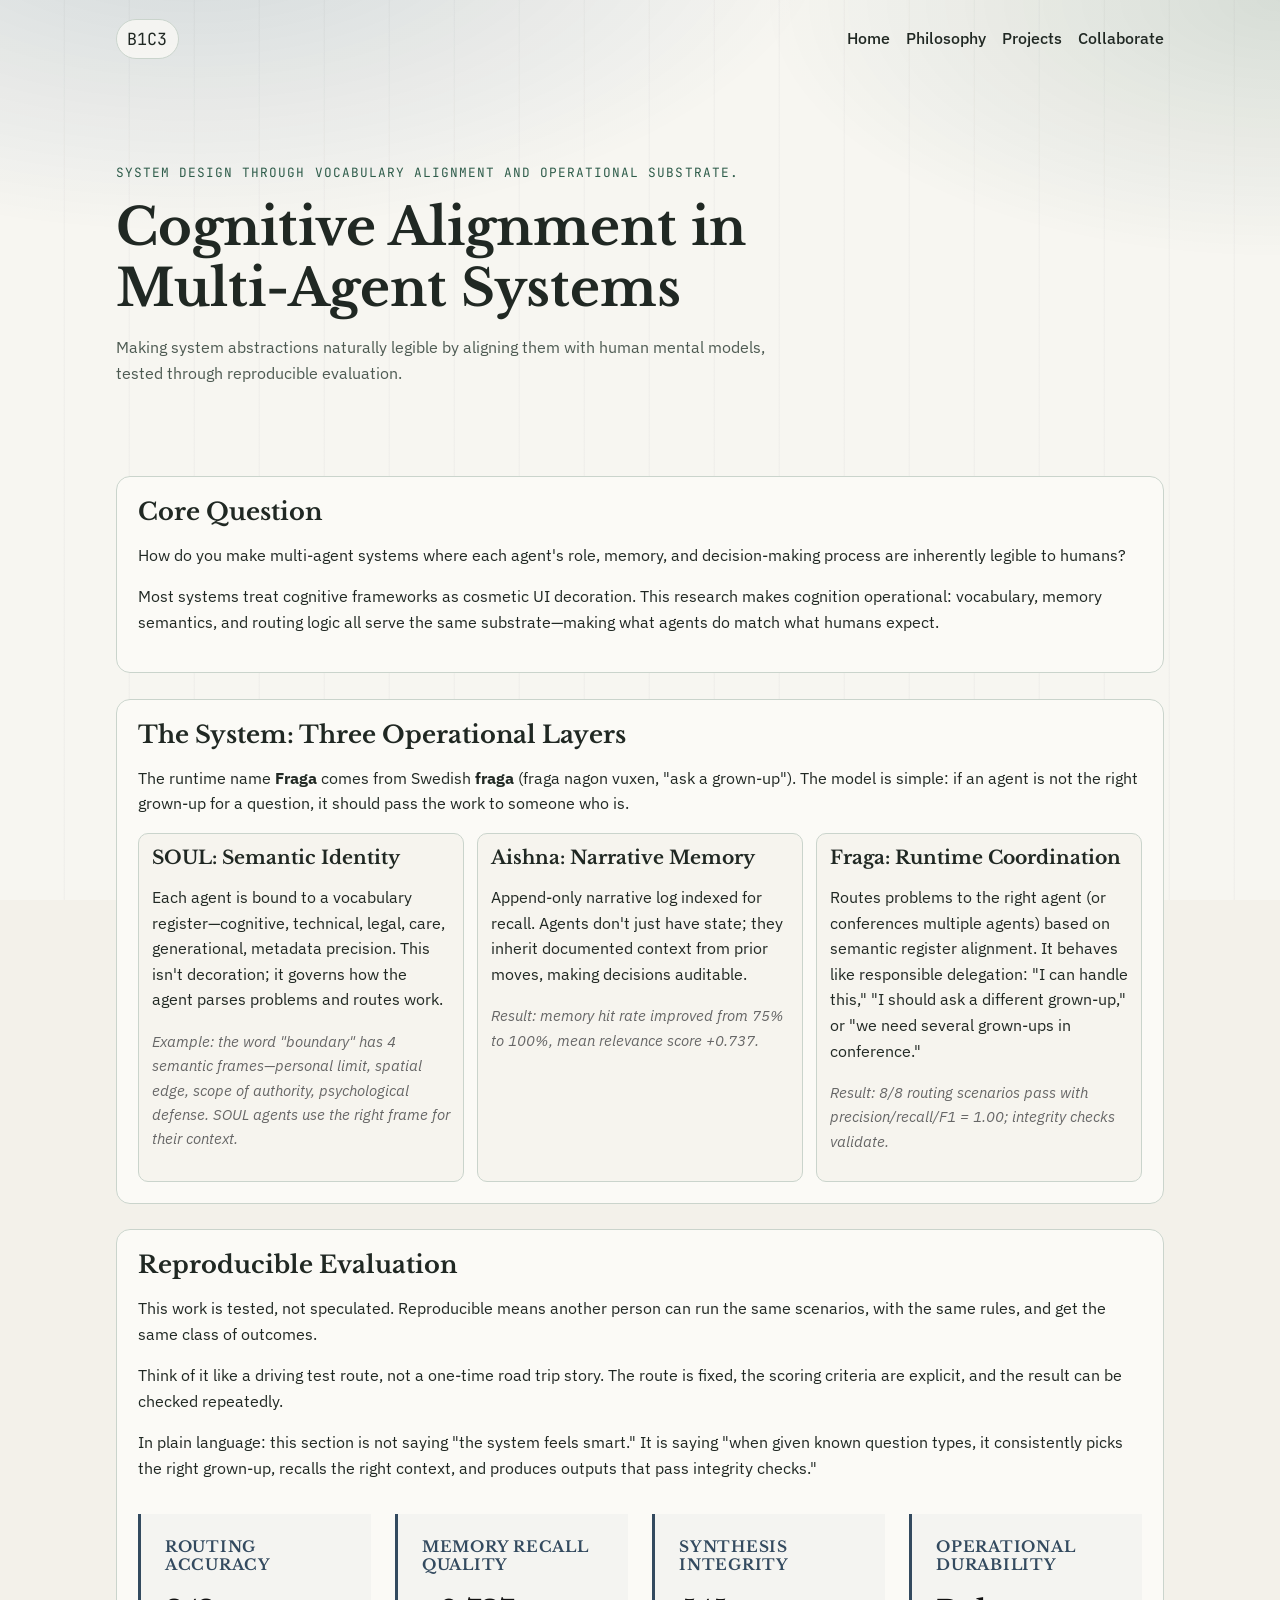
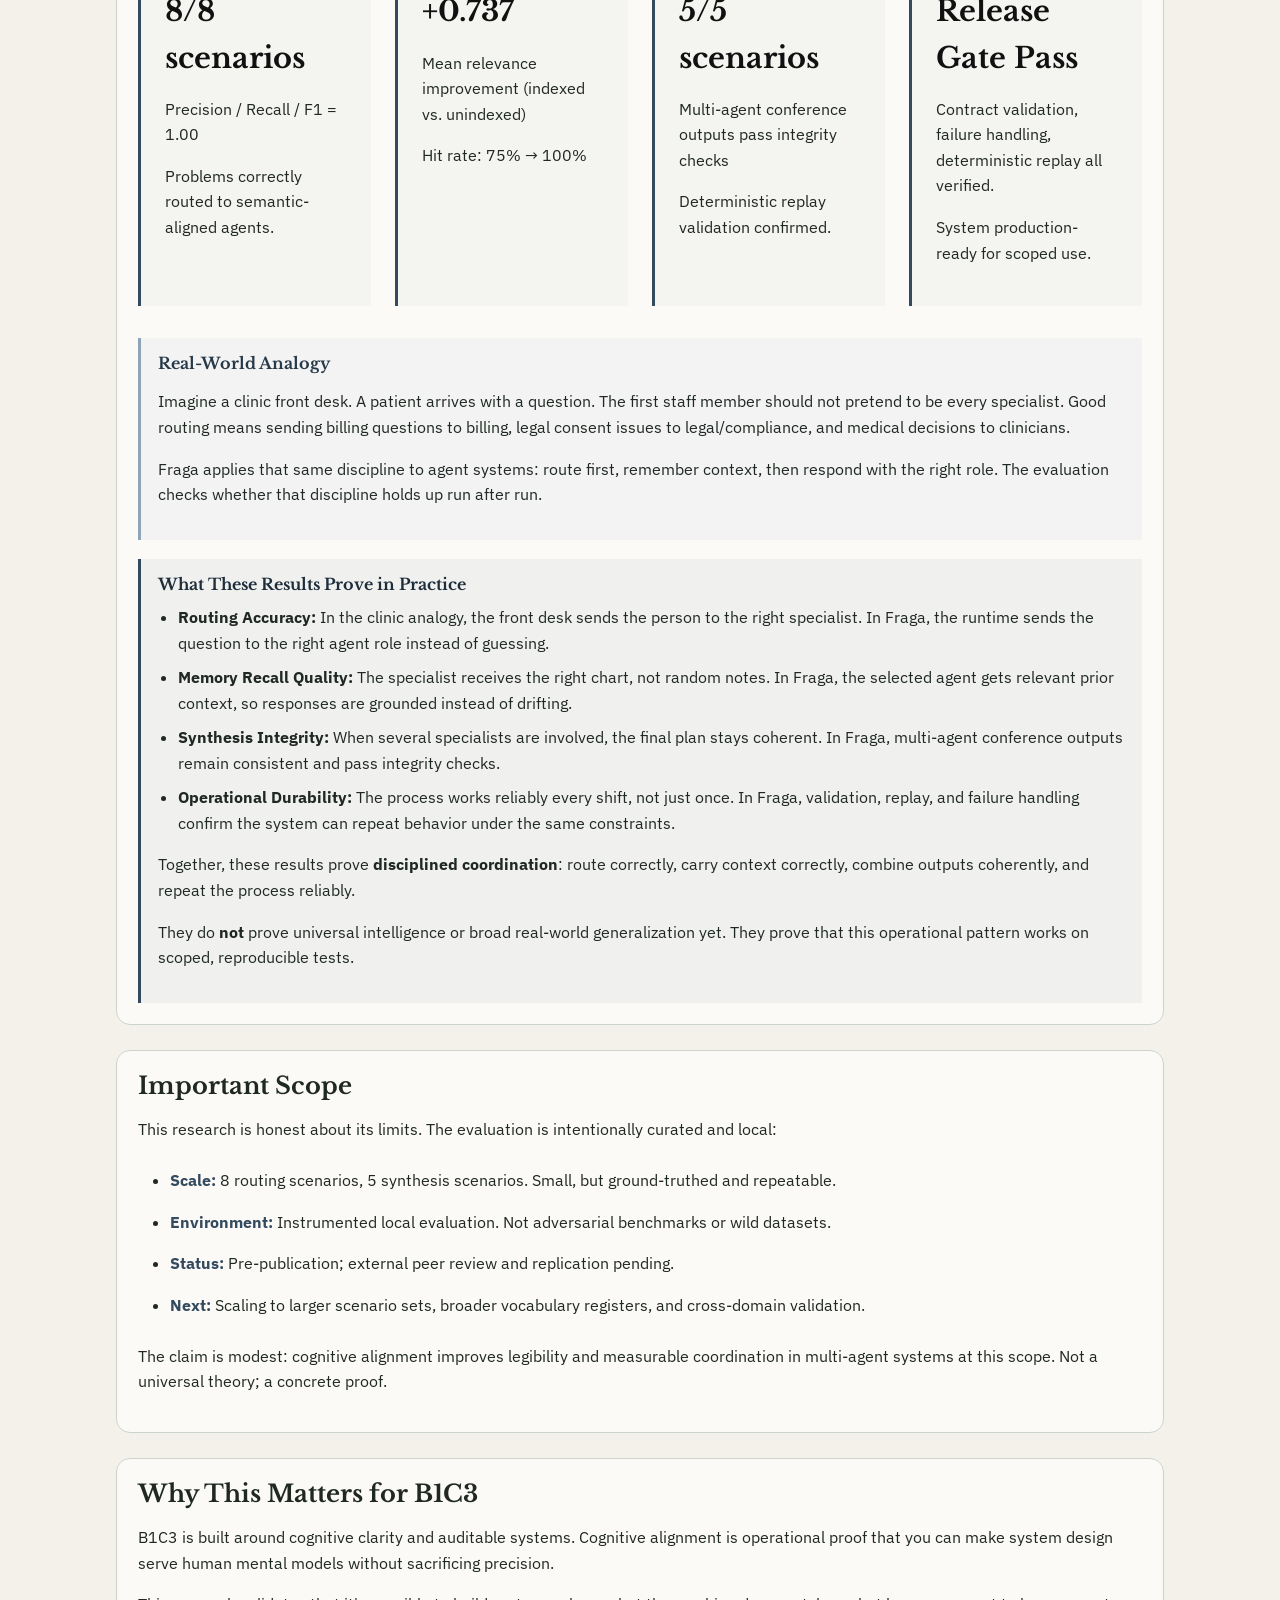
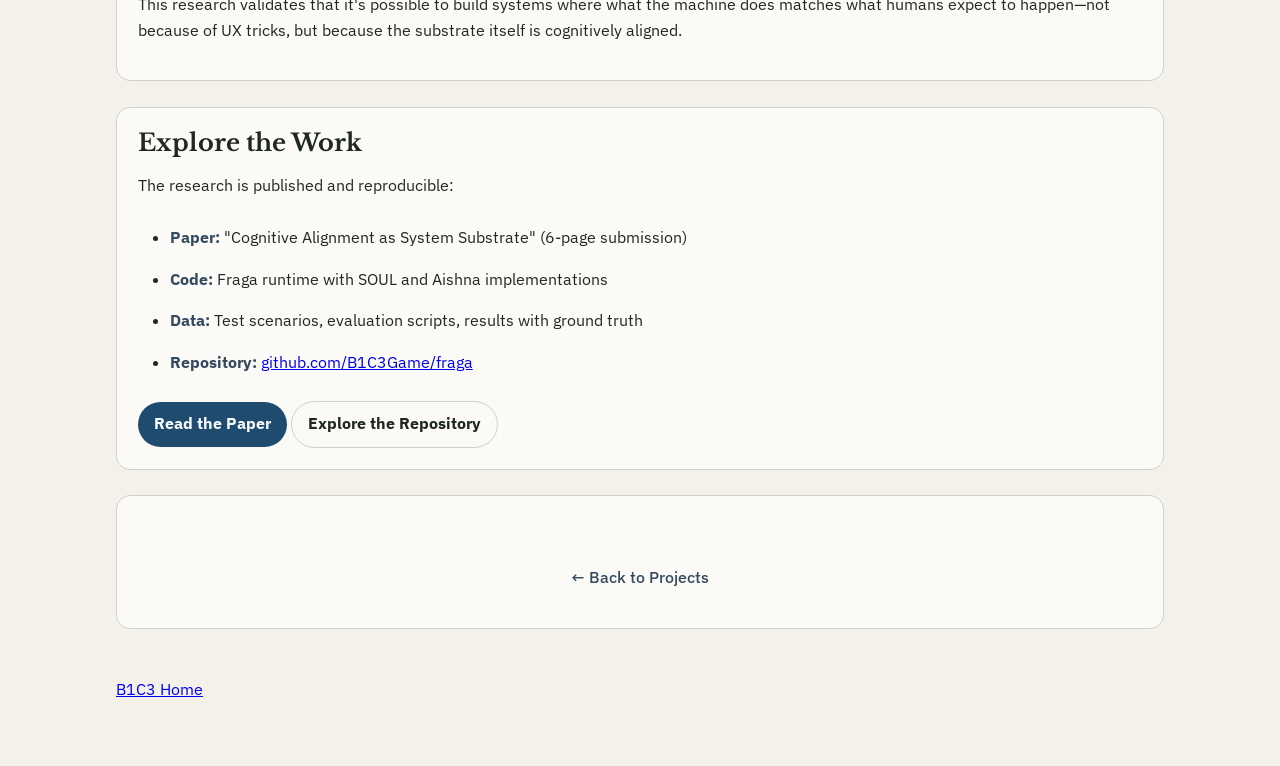
<file: cognitive-alignment.html>
<!doctype html>
<html lang="en">
<head>
  <meta charset="utf-8">
  <meta name="viewport" content="width=device-width, initial-scale=1">
  <link rel="icon" type="image/svg+xml" href="favicon.svg?v=4">
  <link rel="shortcut icon" href="favicon.svg?v=4">
  <title>B1C3 | Cognitive Alignment in Multi-Agent Systems</title>
  <meta name="description" content="System design through cognitive alignment: making multi-agent abstractions legible and operationally sound.">
  <link rel="canonical" href="https://b1c3.dev/cognitive-alignment.html">
  <meta property="og:type" content="website">
  <meta property="og:title" content="B1C3 | Cognitive Alignment in Multi-Agent Systems">
  <meta property="og:description" content="System design through cognitive alignment: making multi-agent abstractions legible and operationally sound.">
  <meta property="og:url" content="https://b1c3.dev/cognitive-alignment.html">
  <meta property="og:image" content="https://b1c3.dev/social-preview.png">
  <meta property="og:image:alt" content="B1C3 cognitive alignment research preview">
  <meta name="twitter:card" content="summary">
  <meta name="twitter:title" content="B1C3 | Cognitive Alignment in Multi-Agent Systems">
  <meta name="twitter:description" content="System design through cognitive alignment: making multi-agent abstractions legible and operationally sound.">
  <meta name="twitter:image" content="https://b1c3.dev/social-preview.png">
  <link rel="preconnect" href="https://fonts.googleapis.com">
  <link rel="preconnect" href="https://fonts.gstatic.com" crossorigin>
  <link href="https://fonts.googleapis.com/css2?family=IBM+Plex+Sans:wght@400;500;700&family=JetBrains+Mono:wght@500&family=Libre+Baskerville:wght@700&display=swap" rel="stylesheet">
  <link rel="stylesheet" href="style.css">
  <script src="js/analytics-config.js"></script>
  <script defer src="js/analytics.js"></script>
</head>
<body>
  <div class="atmosphere" aria-hidden="true"></div>

  <header class="site-header">
    <a class="brand" href="index.html" aria-label="B1C3 Home">B1C3</a>
    <nav aria-label="Primary">
      <a href="index.html">Home</a>
      <a href="index.html#philosophy">Philosophy</a>
      <a href="index.html#projects">Projects</a>
      <a href="index.html#collaborate">Collaborate</a>
    </nav>
  </header>

  <main id="top">
    <section class="hero reveal">
      <p class="eyebrow">System design through vocabulary alignment and operational substrate.</p>
      <h1>Cognitive Alignment in Multi-Agent Systems</h1>
      <p class="lead">
        Making system abstractions naturally legible by aligning them with human mental models, tested through reproducible evaluation.
      </p>
    </section>

    <section class="panel reveal">
      <h2>Core Question</h2>
      <p>
        How do you make multi-agent systems where each agent's role, memory, and decision-making process are inherently legible to humans?
      </p>
      <p>
        Most systems treat cognitive frameworks as cosmetic UI decoration. This research makes cognition operational: vocabulary, memory semantics, and routing logic all serve the same substrate—making what agents do match what humans expect.
      </p>
    </section>

    <section class="panel reveal">
      <h2>The System: Three Operational Layers</h2>
      <p>
        The runtime name <strong>Fraga</strong> comes from Swedish <strong>fraga</strong> (fraga nagon vuxen, "ask a grown-up").
        The model is simple: if an agent is not the right grown-up for a question, it should pass the work to someone who is.
      </p>
      <div class="principles">
        <article>
          <h3>SOUL: Semantic Identity</h3>
          <p>
            Each agent is bound to a vocabulary register—cognitive, technical, legal, care, generational, metadata precision. 
            This isn't decoration; it governs how the agent parses problems and routes work.
          </p>
          <p class="note">
            Example: the word "boundary" has 4 semantic frames—personal limit, spatial edge, scope of authority, psychological defense. SOUL agents use the right frame for their context.
          </p>
        </article>
        <article>
          <h3>Aishna: Narrative Memory</h3>
          <p>
            Append-only narrative log indexed for recall. Agents don't just have state; they inherit documented context from prior moves, making decisions auditable.
          </p>
          <p class="note">
            Result: memory hit rate improved from 75% to 100%, mean relevance score +0.737.
          </p>
        </article>
        <article>
          <h3>Fraga: Runtime Coordination</h3>
          <p>
            Routes problems to the right agent (or conferences multiple agents) based on semantic register alignment. It behaves like responsible delegation: "I can handle this," "I should ask a different grown-up," or "we need several grown-ups in conference."
          </p>
          <p class="note">
            Result: 8/8 routing scenarios pass with precision/recall/F1 = 1.00; integrity checks validate.
          </p>
        </article>
      </div>
    </section>

    <section class="panel reveal">
      <h2>Reproducible Evaluation</h2>
      <p>
        This work is tested, not speculated. Reproducible means another person can run the same scenarios, with the same rules, and get the same class of outcomes.
      </p>
      <p>
        Think of it like a driving test route, not a one-time road trip story. The route is fixed, the scoring criteria are explicit, and the result can be checked repeatedly.
      </p>
      <p>
        In plain language: this section is not saying "the system feels smart." It is saying "when given known question types, it consistently picks the right grown-up, recalls the right context, and produces outputs that pass integrity checks."
      </p>
      <div class="results-grid">
        <article class="result-item">
          <h3>Routing Accuracy</h3>
          <p class="metric">8/8 scenarios</p>
          <p>Precision / Recall / F1 = 1.00</p>
          <p>Problems correctly routed to semantic-aligned agents.</p>
        </article>
        <article class="result-item">
          <h3>Memory Recall Quality</h3>
          <p class="metric">+0.737</p>
          <p>Mean relevance improvement (indexed vs. unindexed)</p>
          <p>Hit rate: 75% → 100%</p>
        </article>
        <article class="result-item">
          <h3>Synthesis Integrity</h3>
          <p class="metric">5/5 scenarios</p>
          <p>Multi-agent conference outputs pass integrity checks</p>
          <p>Deterministic replay validation confirmed.</p>
        </article>
        <article class="result-item">
          <h3>Operational Durability</h3>
          <p class="metric">Release Gate Pass</p>
          <p>Contract validation, failure handling, deterministic replay all verified.</p>
          <p>System production-ready for scoped use.</p>
        </article>
      </div>
      <div class="evaluation-context">
        <h3>Real-World Analogy</h3>
        <p>
          Imagine a clinic front desk. A patient arrives with a question. The first staff member should not pretend to be every specialist.
          Good routing means sending billing questions to billing, legal consent issues to legal/compliance, and medical decisions to clinicians.
        </p>
        <p>
          Fraga applies that same discipline to agent systems: route first, remember context, then respond with the right role.
          The evaluation checks whether that discipline holds up run after run.
        </p>
      </div>
      <div class="metric-meaning">
        <h3>What These Results Prove in Practice</h3>
        <ul>
          <li><strong>Routing Accuracy:</strong> In the clinic analogy, the front desk sends the person to the right specialist. In Fraga, the runtime sends the question to the right agent role instead of guessing.</li>
          <li><strong>Memory Recall Quality:</strong> The specialist receives the right chart, not random notes. In Fraga, the selected agent gets relevant prior context, so responses are grounded instead of drifting.</li>
          <li><strong>Synthesis Integrity:</strong> When several specialists are involved, the final plan stays coherent. In Fraga, multi-agent conference outputs remain consistent and pass integrity checks.</li>
          <li><strong>Operational Durability:</strong> The process works reliably every shift, not just once. In Fraga, validation, replay, and failure handling confirm the system can repeat behavior under the same constraints.</li>
        </ul>
        <p>
          Together, these results prove <strong>disciplined coordination</strong>: route correctly, carry context correctly, combine outputs coherently, and repeat the process reliably.
        </p>
        <p>
          They do <strong>not</strong> prove universal intelligence or broad real-world generalization yet. They prove that this operational pattern works on scoped, reproducible tests.
        </p>
      </div>

    </section>

    <section class="panel reveal">
      <h2>Important Scope</h2>
      <p>
        This research is honest about its limits. The evaluation is intentionally curated and local:
      </p>
      <ul class="scope-list">
        <li><strong>Scale:</strong> 8 routing scenarios, 5 synthesis scenarios. Small, but ground-truthed and repeatable.</li>
        <li><strong>Environment:</strong> Instrumented local evaluation. Not adversarial benchmarks or wild datasets.</li>
        <li><strong>Status:</strong> Pre-publication; external peer review and replication pending.</li>
        <li><strong>Next:</strong> Scaling to larger scenario sets, broader vocabulary registers, and cross-domain validation.</li>
      </ul>
      <p>
        The claim is modest: cognitive alignment improves legibility and measurable coordination in multi-agent systems at this scope. Not a universal theory; a concrete proof.
      </p>
    </section>

    <section class="panel reveal">
      <h2>Why This Matters for B1C3</h2>
      <p>
        B1C3 is built around cognitive clarity and auditable systems. Cognitive alignment is operational proof that you can make system design serve human mental models without sacrificing precision.
      </p>
      <p>
        This research validates that it's possible to build systems where what the machine does matches what humans expect to happen—not because of UX tricks, but because the substrate itself is cognitively aligned.
      </p>
    </section>

    <section class="panel reveal">
      <h2>Explore the Work</h2>
      <p>The research is published and reproducible:</p>
      <ul class="resource-list">
        <li><strong>Paper:</strong> "Cognitive Alignment as System Substrate" (6-page submission)</li>
        <li><strong>Code:</strong> Fraga runtime with SOUL and Aishna implementations</li>
        <li><strong>Data:</strong> Test scenarios, evaluation scripts, results with ground truth</li>
        <li><strong>Repository:</strong> <a href="https://github.com/B1C3Game/fraga" target="_blank" rel="noreferrer">github.com/B1C3Game/fraga</a></li>
      </ul>
      <a class="button primary" href="https://github.com/B1C3Game/fraga/blob/main/paper/PAPER_SUBMISSION_6P.md" target="_blank" rel="noreferrer">Read the Paper</a>
      <a class="button ghost" href="https://github.com/B1C3Game/fraga" target="_blank" rel="noreferrer">Explore the Repository</a>
    </section>

    <section class="panel reveal">
      <p class="back-link"><a href="index.html#projects">← Back to Projects</a></p>
    </section>
  </main>

  <footer class="site-footer reveal">
    <p><a href="index.html">B1C3 Home</a></p>
  </footer>

  <style>
    .note {
      font-size: 0.95em;
      color: #666;
      font-style: italic;
      margin-top: 0.5em;
    }

    .results-grid {
      display: grid;
      grid-template-columns: repeat(auto-fit, minmax(220px, 1fr));
      gap: 1.5em;
      margin: 2em 0;
    }

    .result-item {
      padding: 1.5em;
      border-left: 3px solid #334a5f;
      background: rgba(51, 74, 95, 0.03);
    }

    .result-item h3 {
      margin: 0 0 0.5em 0;
      font-size: 0.95em;
      text-transform: uppercase;
      letter-spacing: 0.05em;
      color: #334a5f;
    }

    .metric {
      font-size: 1.8em;
      font-weight: 700;
      color: #111;
      margin: 0.5em 0;
      font-family: 'Libre Baskerville', serif;
    }

    .scope-list, .resource-list {
      margin: 1.5em 0;
      padding-left: 2em;
      line-height: 1.8;
    }

    .scope-list li, .resource-list li {
      margin: 0.8em 0;
    }

    .scope-list strong, .resource-list strong {
      color: #334a5f;
    }

    .back-link {
      text-align: center;
      margin: 3em 0 1em;
    }

    .back-link a {
      color: #334a5f;
      text-decoration: none;
      font-weight: 500;
    }

    .back-link a:hover {
      text-decoration: underline;
    }

    .evaluation-context {
      margin-top: 1.2rem;
      padding: 1rem 1.1rem;
      border-left: 3px solid #8fa4b7;
      background: rgba(143, 164, 183, 0.08);
    }

    .evaluation-context h3 {
      margin: 0 0 0.5rem;
      font-size: 1rem;
      color: #263949;
    }

    .metric-meaning {
      margin-top: 1.2rem;
      padding: 1rem 1.1rem;
      border-left: 3px solid #334a5f;
      background: rgba(51, 74, 95, 0.05);
    }

    .metric-meaning h3 {
      margin: 0 0 0.6rem;
      font-size: 1rem;
      color: #1d2d3a;
    }

    .metric-meaning ul {
      margin: 0.4rem 0 0.7rem;
      padding-left: 1.2rem;
      line-height: 1.65;
    }

    .metric-meaning li {
      margin: 0.45rem 0;
    }
  </style>
</body>
</html>
</file>
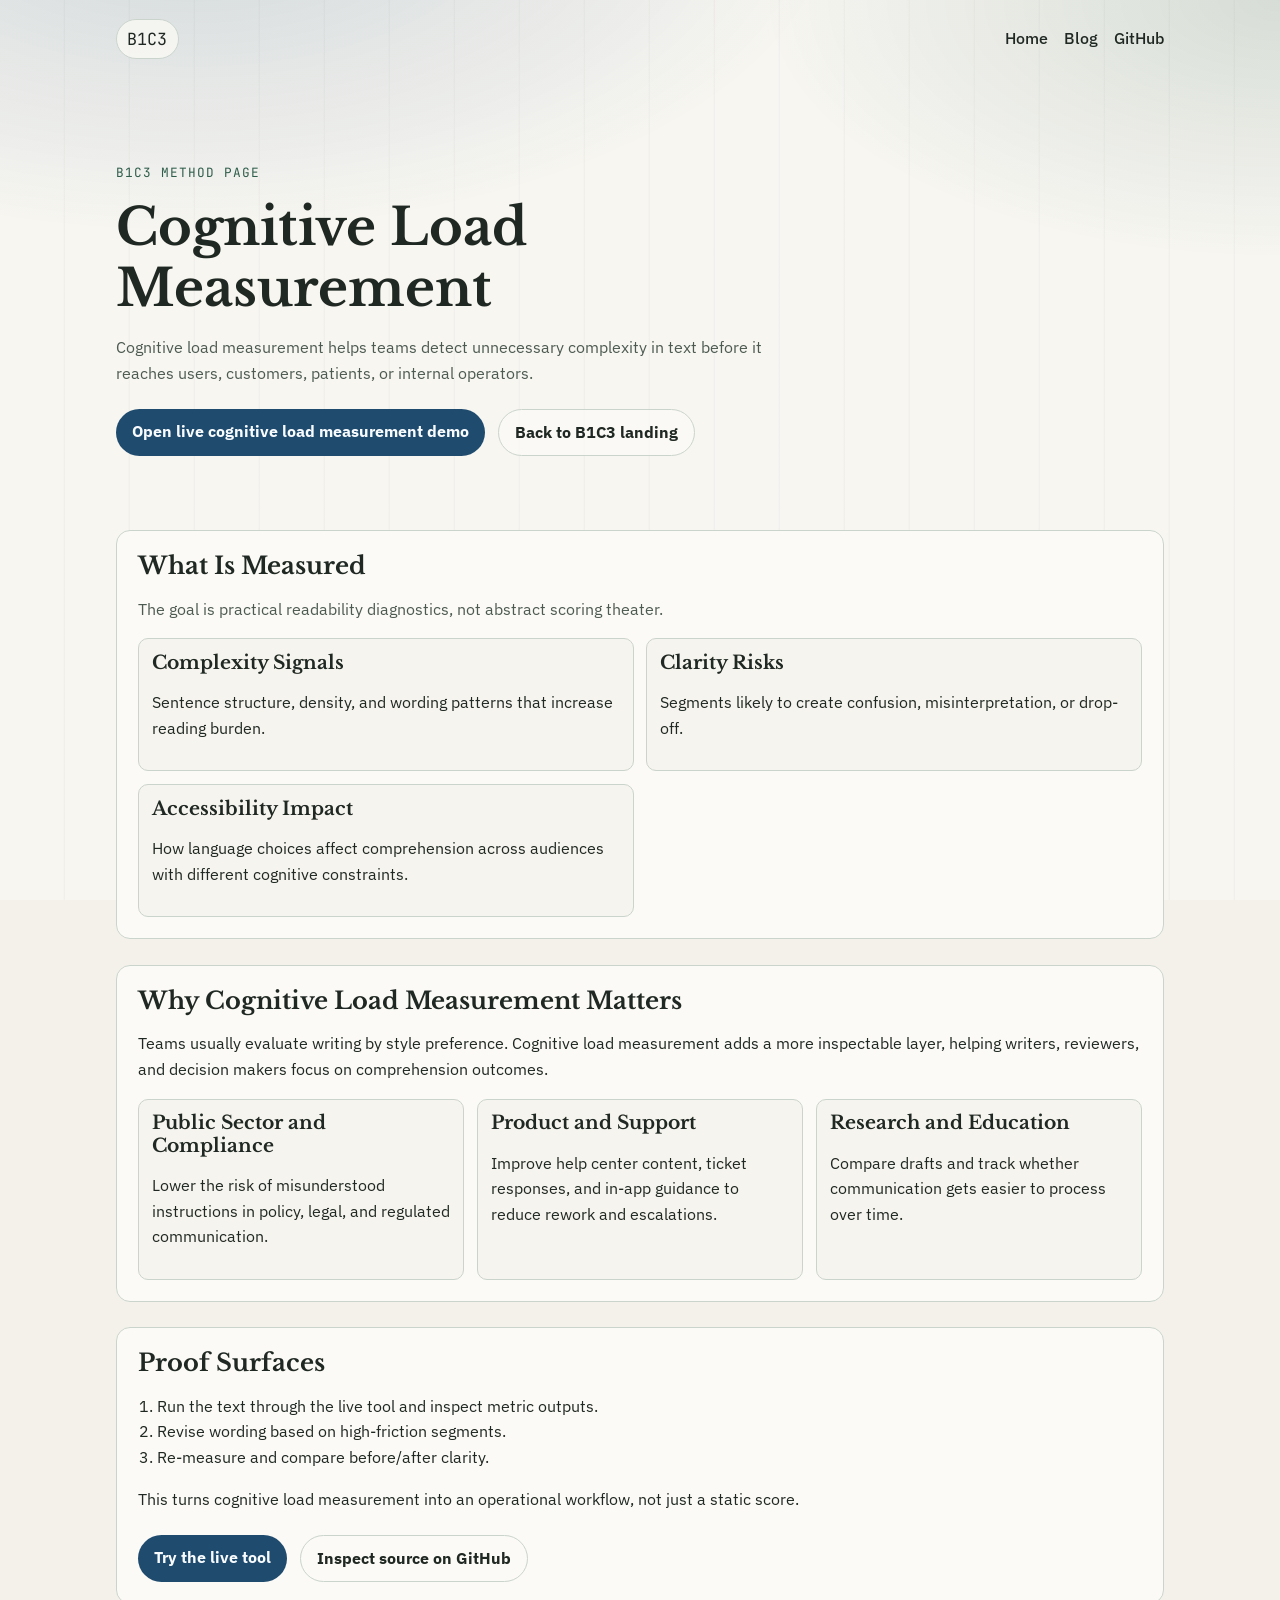
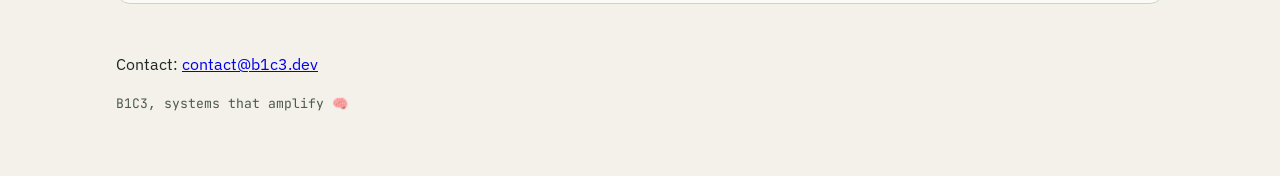
<file: cognitive-load-measurement.html>
<!doctype html>
<html lang="en">
<head>
  <meta charset="utf-8">
  <meta name="viewport" content="width=device-width, initial-scale=1">
  <link rel="icon" type="image/svg+xml" href="favicon.svg?v=4">
  <link rel="shortcut icon" href="favicon.svg?v=4">
  <title>Cognitive Load Measurement | B1C3</title>
  <meta name="description" content="Cognitive load measurement by B1C3: how we measure text complexity, improve clarity, and support accessibility decisions with inspectable metrics.">
  <link rel="canonical" href="https://b1c3.dev/cognitive-load-measurement.html">
  <meta property="og:type" content="article">
  <meta property="og:title" content="Cognitive Load Measurement | B1C3">
  <meta property="og:description" content="How B1C3 measures cognitive load in text and uses inspectable metrics for clarity, accessibility, and decision quality.">
  <meta property="og:url" content="https://b1c3.dev/cognitive-load-measurement.html">
  <meta property="og:image" content="https://b1c3.dev/social-preview.png">
  <meta property="og:image:alt" content="B1C3 cognitive load measurement overview">
  <meta name="twitter:card" content="summary">
  <meta name="twitter:title" content="Cognitive Load Measurement | B1C3">
  <meta name="twitter:description" content="How B1C3 measures cognitive load in text and uses inspectable metrics for clarity, accessibility, and decision quality.">
  <meta name="twitter:image" content="https://b1c3.dev/social-preview.png">
  <script type="application/ld+json">
  {
    "@context": "https://schema.org",
    "@type": "TechArticle",
    "headline": "Cognitive Load Measurement",
    "description": "How B1C3 measures text complexity with inspectable metrics to improve clarity, accessibility, and decision quality.",
    "url": "https://b1c3.dev/cognitive-load-measurement.html",
    "author": {
      "@type": "Organization",
      "name": "B1C3"
    },
    "publisher": {
      "@type": "Organization",
      "name": "B1C3",
      "url": "https://b1c3.dev/"
    },
    "mainEntityOfPage": {
      "@type": "WebPage",
      "@id": "https://b1c3.dev/cognitive-load-measurement.html"
    },
    "about": [
      "cognitive load measurement",
      "readability",
      "clarity metrics",
      "accessibility"
    ]
  }
  </script>
  <link rel="preconnect" href="https://fonts.googleapis.com">
  <link rel="preconnect" href="https://fonts.gstatic.com" crossorigin>
  <link href="https://fonts.googleapis.com/css2?family=IBM+Plex+Sans:wght@400;500;700&family=JetBrains+Mono:wght@500&family=Libre+Baskerville:wght@700&display=swap" rel="stylesheet">
  <link rel="stylesheet" href="style.css">
  <script src="js/analytics-config.js"></script>
  <script defer src="js/analytics.js"></script>
</head>
<body>
  <div class="atmosphere" aria-hidden="true"></div>

  <header class="site-header">
    <a class="brand" href="index.html" aria-label="B1C3 Home">B1C3</a>
    <nav aria-label="Primary">
      <a href="index.html">Home</a>
      <a href="https://b1c3game.github.io/B1C3-BLOG/" target="_blank" rel="noreferrer">Blog</a>
      <a href="https://github.com/B1C3Game/cognitive-load-metrics" target="_blank" rel="noreferrer">GitHub</a>
    </nav>
  </header>

  <main>
    <section class="hero reveal">
      <p class="eyebrow">B1C3 Method Page</p>
      <h1>Cognitive Load Measurement</h1>
      <p class="lead">
        Cognitive load measurement helps teams detect unnecessary complexity in text before it reaches users,
        customers, patients, or internal operators.
      </p>
      <div class="hero-actions">
        <a class="button primary" href="https://b1c3game.github.io/cognitive-load-metrics/" target="_blank" rel="noreferrer">Open live cognitive load measurement demo</a>
        <a class="button ghost" href="index.html">Back to B1C3 landing</a>
      </div>
    </section>

    <section class="panel reveal">
      <h2>What Is Measured</h2>
      <p class="section-intro">The goal is practical readability diagnostics, not abstract scoring theater.</p>
      <div class="proof-grid">
        <article class="proof-item">
          <h3>Complexity Signals</h3>
          <p>Sentence structure, density, and wording patterns that increase reading burden.</p>
        </article>
        <article class="proof-item">
          <h3>Clarity Risks</h3>
          <p>Segments likely to create confusion, misinterpretation, or drop-off.</p>
        </article>
        <article class="proof-item">
          <h3>Accessibility Impact</h3>
          <p>How language choices affect comprehension across audiences with different cognitive constraints.</p>
        </article>
      </div>
    </section>

    <section class="panel reveal">
      <h2>Why Cognitive Load Measurement Matters</h2>
      <p>
        Teams usually evaluate writing by style preference. Cognitive load measurement adds a more inspectable layer,
        helping writers, reviewers, and decision makers focus on comprehension outcomes.
      </p>
      <div class="cards">
        <article class="card">
          <h3>Public Sector and Compliance</h3>
          <p>Lower the risk of misunderstood instructions in policy, legal, and regulated communication.</p>
        </article>
        <article class="card">
          <h3>Product and Support</h3>
          <p>Improve help center content, ticket responses, and in-app guidance to reduce rework and escalations.</p>
        </article>
        <article class="card">
          <h3>Research and Education</h3>
          <p>Compare drafts and track whether communication gets easier to process over time.</p>
        </article>
      </div>
    </section>

    <section class="panel reveal">
      <h2>Proof Surfaces</h2>
      <ol class="steps">
        <li>Run the text through the live tool and inspect metric outputs.</li>
        <li>Revise wording based on high-friction segments.</li>
        <li>Re-measure and compare before/after clarity.</li>
      </ol>
      <p>
        This turns cognitive load measurement into an operational workflow, not just a static score.
      </p>
      <div class="hero-actions">
        <a class="button primary" href="https://b1c3game.github.io/cognitive-load-metrics/" target="_blank" rel="noreferrer">Try the live tool</a>
        <a class="button ghost" href="https://github.com/B1C3Game/cognitive-load-metrics" target="_blank" rel="noreferrer">Inspect source on GitHub</a>
      </div>
    </section>
  </main>

  <footer class="site-footer reveal">
    <p>Contact: <a href="mailto:contact@b1c3.dev">contact@b1c3.dev</a></p>
    <p class="micro">B1C3, systems that amplify 🧠</p>
  </footer>
</body>
</html>
</file>
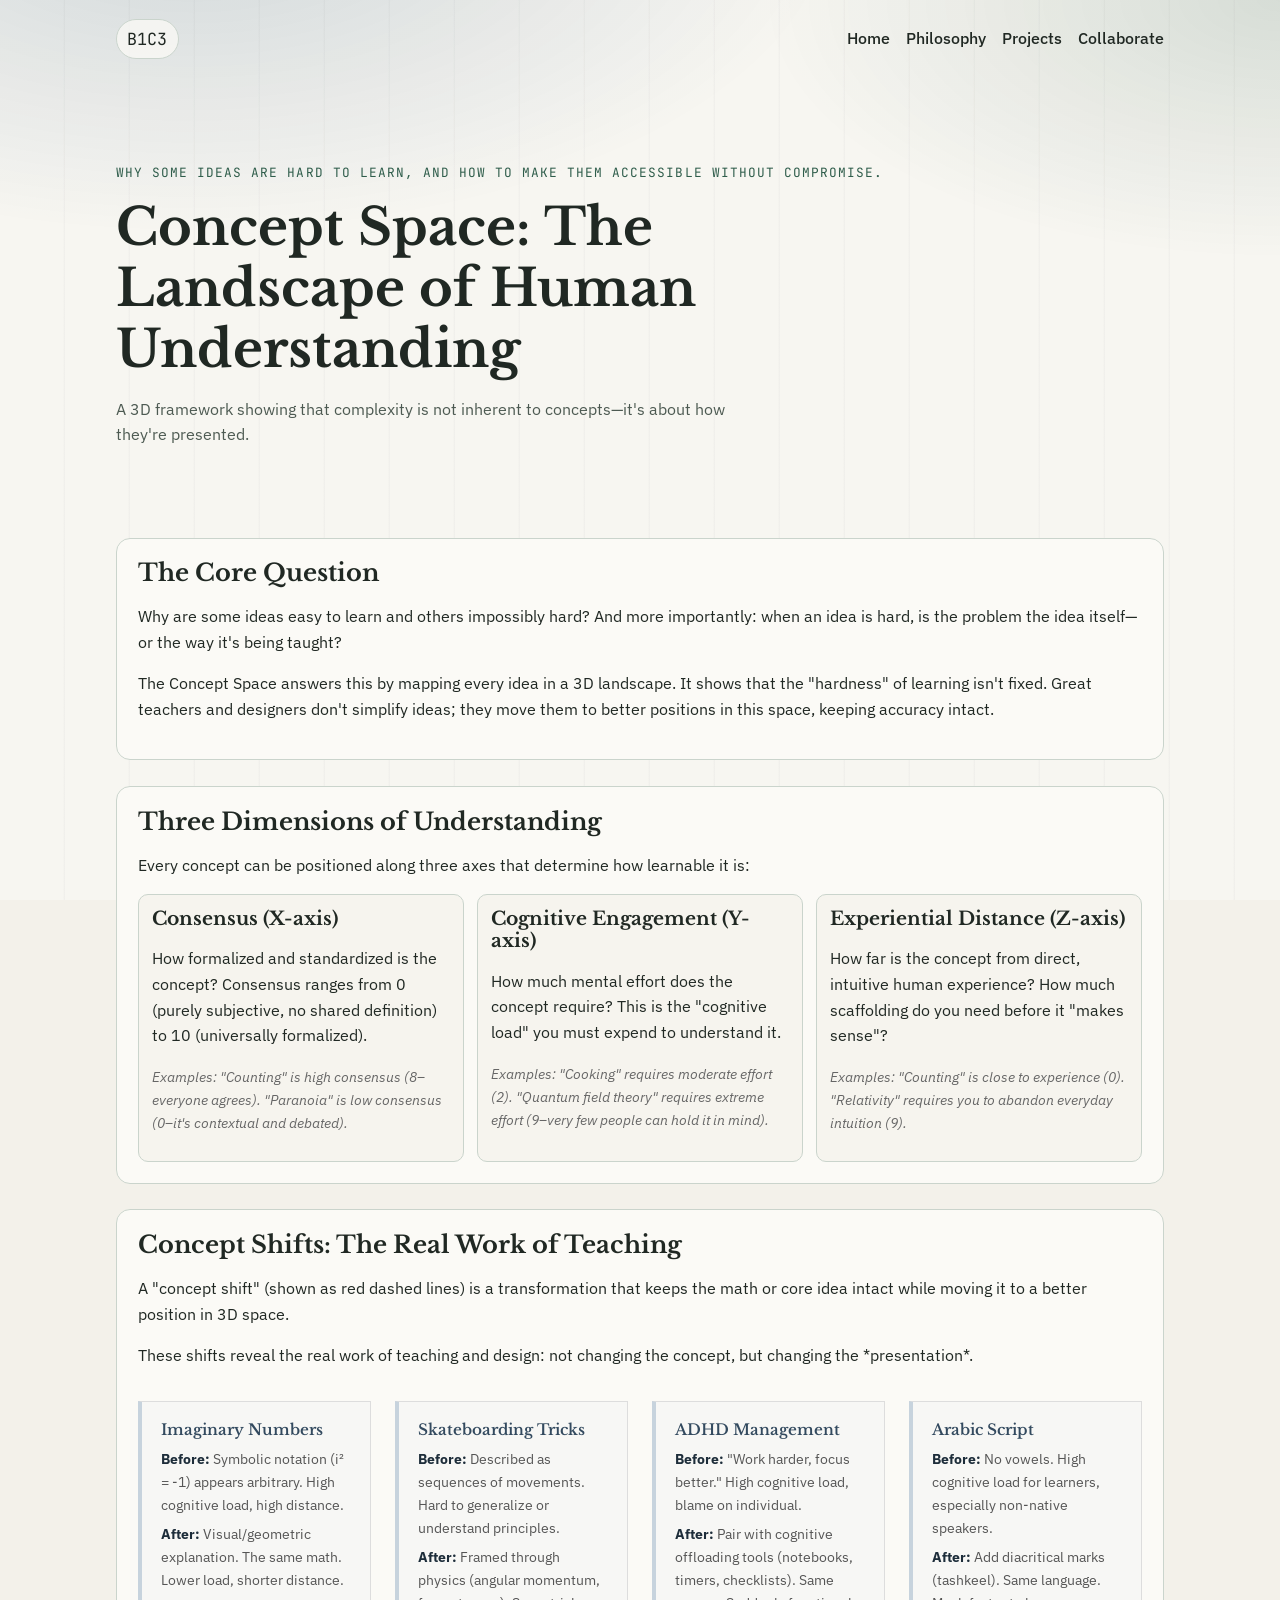
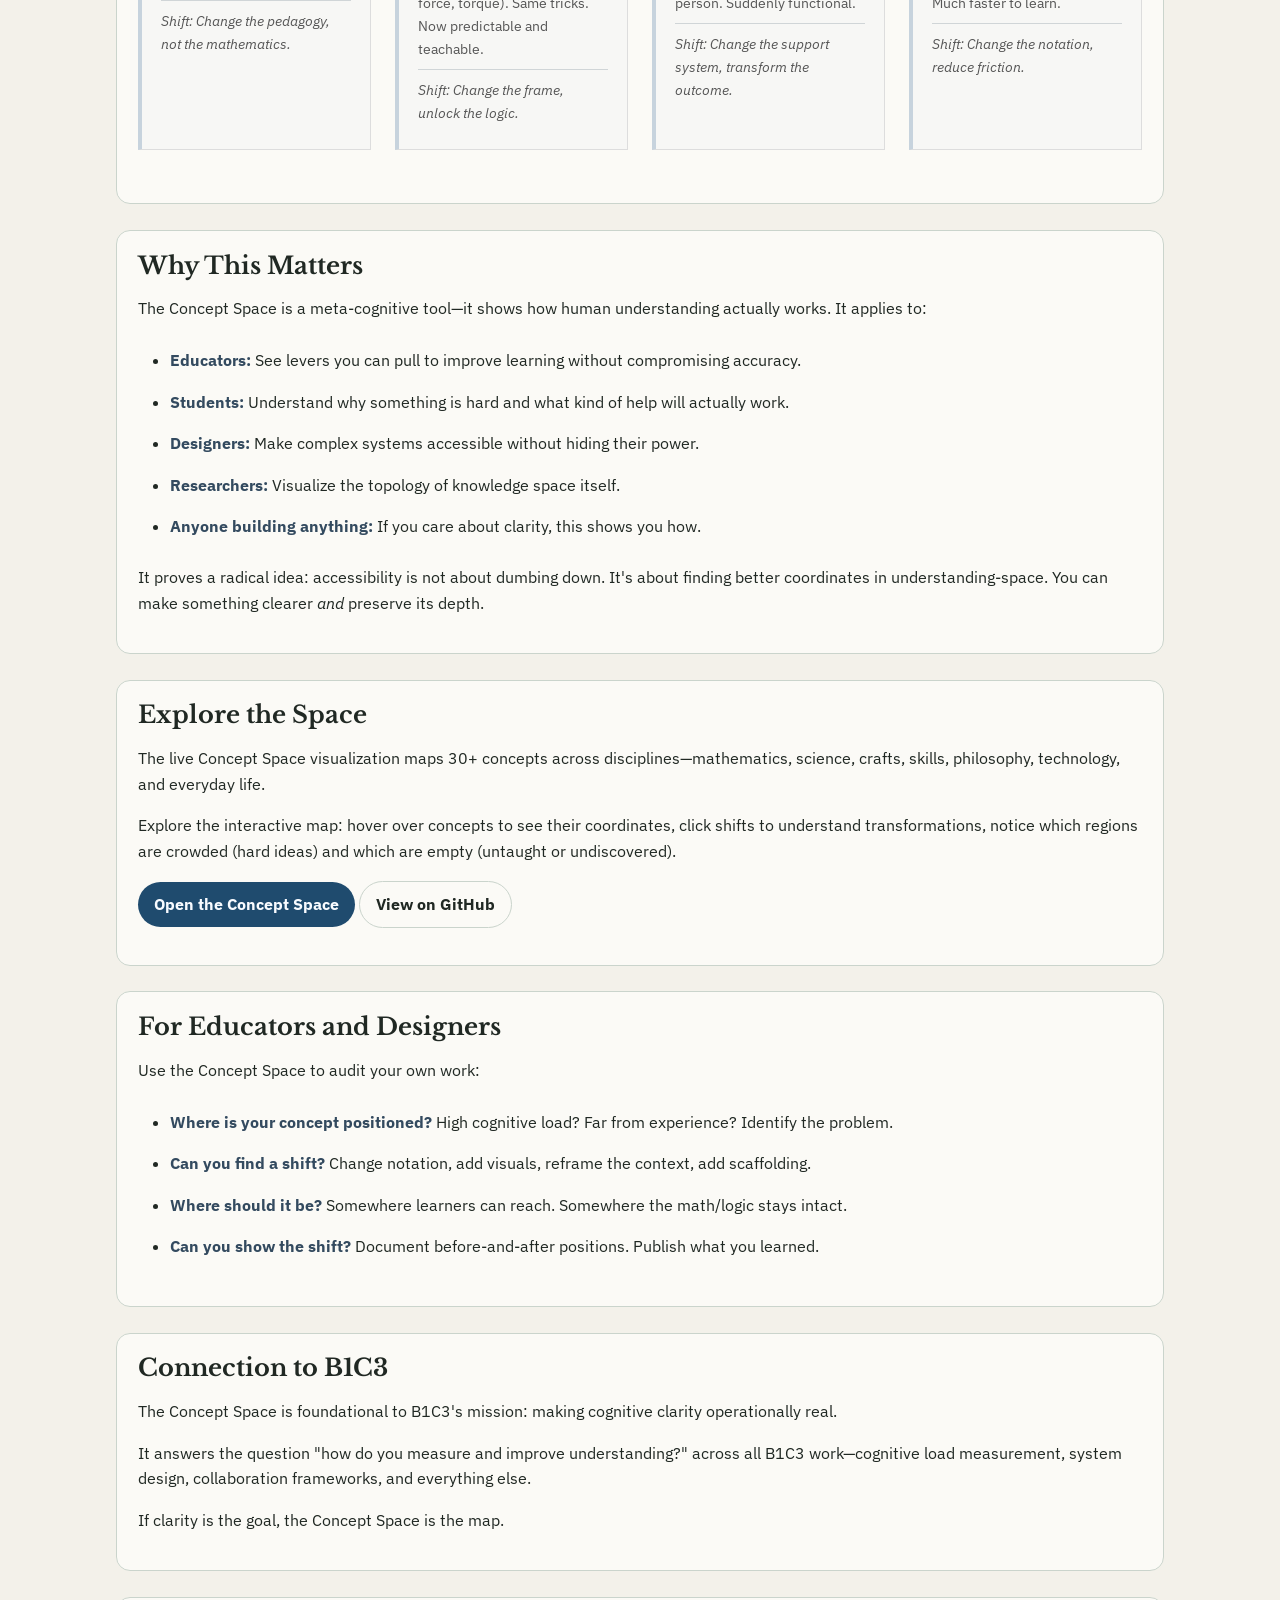
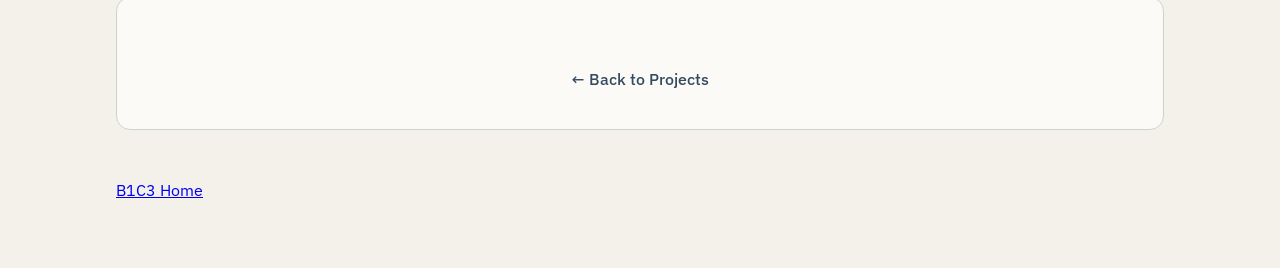
<file: concept-space.html>
<!doctype html>
<html lang="en">
<head>
  <meta charset="utf-8">
  <meta name="viewport" content="width=device-width, initial-scale=1">
  <link rel="icon" type="image/svg+xml" href="favicon.svg?v=4">
  <link rel="shortcut icon" href="favicon.svg?v=4">
  <title>B1C3 | Concept Space: The Landscape of Human Understanding</title>
  <meta name="description" content="Map the landscape of how human understanding works. A 3D framework showing why ideas are hard to learn—and how to make them accessible without compromise.">
  <link rel="canonical" href="https://b1c3.dev/concept-space.html">
  <meta property="og:type" content="website">
  <meta property="og:title" content="B1C3 | Concept Space: The Landscape of Human Understanding">
  <meta property="og:description" content="Map the landscape of how human understanding works. A 3D framework showing why ideas are hard to learn—and how to make them accessible without compromise.">
  <meta property="og:url" content="https://b1c3.dev/concept-space.html">
  <meta property="og:image" content="https://b1c3.dev/social-preview.png">
  <meta property="og:image:alt" content="B1C3 Concept Space visualization preview">
  <meta name="twitter:card" content="summary">
  <meta name="twitter:title" content="B1C3 | Concept Space: The Landscape of Human Understanding">
  <meta name="twitter:description" content="Map the landscape of how human understanding works. A 3D framework showing why ideas are hard to learn—and how to make them accessible without compromise.">
  <meta name="twitter:image" content="https://b1c3.dev/social-preview.png">
  <link rel="preconnect" href="https://fonts.googleapis.com">
  <link rel="preconnect" href="https://fonts.gstatic.com" crossorigin>
  <link href="https://fonts.googleapis.com/css2?family=IBM+Plex+Sans:wght@400;500;700&family=JetBrains+Mono:wght@500&family=Libre+Baskerville:wght@700&display=swap" rel="stylesheet">
  <link rel="stylesheet" href="style.css">
  <script src="js/analytics-config.js"></script>
  <script defer src="js/analytics.js"></script>
</head>
<body>
  <div class="atmosphere" aria-hidden="true"></div>

  <header class="site-header">
    <a class="brand" href="index.html" aria-label="B1C3 Home">B1C3</a>
    <nav aria-label="Primary">
      <a href="index.html">Home</a>
      <a href="index.html#philosophy">Philosophy</a>
      <a href="index.html#projects">Projects</a>
      <a href="index.html#collaborate">Collaborate</a>
    </nav>
  </header>

  <main id="top">
    <section class="hero reveal">
      <p class="eyebrow">Why some ideas are hard to learn, and how to make them accessible without compromise.</p>
      <h1>Concept Space: The Landscape of Human Understanding</h1>
      <p class="lead">
        A 3D framework showing that complexity is not inherent to concepts—it's about how they're presented.
      </p>
    </section>

    <section class="panel reveal">
      <h2>The Core Question</h2>
      <p>
        Why are some ideas easy to learn and others impossibly hard? And more importantly: when an idea is hard, is the problem the idea itself—or the way it's being taught?
      </p>
      <p>
        The Concept Space answers this by mapping every idea in a 3D landscape. It shows that the "hardness" of learning isn't fixed. Great teachers and designers don't simplify ideas; they move them to better positions in this space, keeping accuracy intact.
      </p>
    </section>

    <section class="panel reveal">
      <h2>Three Dimensions of Understanding</h2>
      <p>
        Every concept can be positioned along three axes that determine how learnable it is:
      </p>
      <div class="principles">
        <article>
          <h3>Consensus (X-axis)</h3>
          <p>
            How formalized and standardized is the concept? Consensus ranges from 0 (purely subjective, no shared definition) to 10 (universally formalized).
          </p>
          <p class="note">
            Examples: "Counting" is high consensus (8–everyone agrees). "Paranoia" is low consensus (0–it's contextual and debated).
          </p>
        </article>
        <article>
          <h3>Cognitive Engagement (Y-axis)</h3>
          <p>
            How much mental effort does the concept require? This is the "cognitive load" you must expend to understand it.
          </p>
          <p class="note">
            Examples: "Cooking" requires moderate effort (2). "Quantum field theory" requires extreme effort (9–very few people can hold it in mind).
          </p>
        </article>
        <article>
          <h3>Experiential Distance (Z-axis)</h3>
          <p>
            How far is the concept from direct, intuitive human experience? How much scaffolding do you need before it "makes sense"?
          </p>
          <p class="note">
            Examples: "Counting" is close to experience (0). "Relativity" requires you to abandon everyday intuition (9).
          </p>
        </article>
      </div>
    </section>

    <section class="panel reveal">
      <h2>Concept Shifts: The Real Work of Teaching</h2>
      <p>
        A "concept shift" (shown as red dashed lines) is a transformation that keeps the math or core idea intact while moving it to a better position in 3D space.
      </p>
      <p>
        These shifts reveal the real work of teaching and design: not changing the concept, but changing the *presentation*.
      </p>
      <div class="shifts-grid">
        <article class="shift-item">
          <h3>Imaginary Numbers</h3>
          <p><strong>Before:</strong> Symbolic notation (i² = -1) appears arbitrary. High cognitive load, high distance.</p>
          <p><strong>After:</strong> Visual/geometric explanation. The same math. Lower load, shorter distance.</p>
          <p class="insight">Shift: Change the pedagogy, not the mathematics.</p>
        </article>
        <article class="shift-item">
          <h3>Skateboarding Tricks</h3>
          <p><strong>Before:</strong> Described as sequences of movements. Hard to generalize or understand principles.</p>
          <p><strong>After:</strong> Framed through physics (angular momentum, force, torque). Same tricks. Now predictable and teachable.</p>
          <p class="insight">Shift: Change the frame, unlock the logic.</p>
        </article>
        <article class="shift-item">
          <h3>ADHD Management</h3>
          <p><strong>Before:</strong> "Work harder, focus better." High cognitive load, blame on individual.</p>
          <p><strong>After:</strong> Pair with cognitive offloading tools (notebooks, timers, checklists). Same person. Suddenly functional.</p>
          <p class="insight">Shift: Change the support system, transform the outcome.</p>
        </article>
        <article class="shift-item">
          <h3>Arabic Script</h3>
          <p><strong>Before:</strong> No vowels. High cognitive load for learners, especially non-native speakers.</p>
          <p><strong>After:</strong> Add diacritical marks (tashkeel). Same language. Much faster to learn.</p>
          <p class="insight">Shift: Change the notation, reduce friction.</p>
        </article>
      </div>
    </section>

    <section class="panel reveal">
      <h2>Why This Matters</h2>
      <p>
        The Concept Space is a meta-cognitive tool—it shows how human understanding actually works. It applies to:
      </p>
      <ul class="applications-list">
        <li><strong>Educators:</strong> See levers you can pull to improve learning without compromising accuracy.</li>
        <li><strong>Students:</strong> Understand why something is hard and what kind of help will actually work.</li>
        <li><strong>Designers:</strong> Make complex systems accessible without hiding their power.</li>
        <li><strong>Researchers:</strong> Visualize the topology of knowledge space itself.</li>
        <li><strong>Anyone building anything:</strong> If you care about clarity, this shows you how.</li>
      </ul>
      <p>
        It proves a radical idea: accessibility is not about dumbing down. It's about finding better coordinates in understanding-space. You can make something clearer <em>and</em> preserve its depth.
      </p>
    </section>

    <section class="panel reveal">
      <h2>Explore the Space</h2>
      <p>
        The live Concept Space visualization maps 30+ concepts across disciplines—mathematics, science, crafts, skills, philosophy, technology, and everyday life.
      </p>
      <p>
        Explore the interactive map: hover over concepts to see their coordinates, click shifts to understand transformations, notice which regions are crowded (hard ideas) and which are empty (untaught or undiscovered).
      </p>
      <p>
        <a class="button primary" href="https://b1c3game.github.io/B1C3-Concept-Space/" target="_blank" rel="noreferrer">Open the Concept Space</a>
        <a class="button ghost" href="https://github.com/B1C3Game/B1C3-Concept-Space" target="_blank" rel="noreferrer">View on GitHub</a>
      </p>
    </section>

    <section class="panel reveal">
      <h2>For Educators and Designers</h2>
      <p>
        Use the Concept Space to audit your own work:
      </p>
      <ul class="practice-list">
        <li><strong>Where is your concept positioned?</strong> High cognitive load? Far from experience? Identify the problem.</li>
        <li><strong>Can you find a shift?</strong> Change notation, add visuals, reframe the context, add scaffolding.</li>
        <li><strong>Where should it be?</strong> Somewhere learners can reach. Somewhere the math/logic stays intact.</li>
        <li><strong>Can you show the shift?</strong> Document before-and-after positions. Publish what you learned.</li>
      </ul>
    </section>

    <section class="panel reveal">
      <h2>Connection to B1C3</h2>
      <p>
        The Concept Space is foundational to B1C3's mission: making cognitive clarity operationally real.
      </p>
      <p>
        It answers the question "how do you measure and improve understanding?" across all B1C3 work—cognitive load measurement, system design, collaboration frameworks, and everything else.
      </p>
      <p>
        If clarity is the goal, the Concept Space is the map.
      </p>
    </section>

    <section class="panel reveal">
      <p class="back-link"><a href="index.html#projects">← Back to Projects</a></p>
    </section>
  </main>

  <footer class="site-footer reveal">
    <p><a href="index.html">B1C3 Home</a></p>
  </footer>

  <style>
    .shifts-grid {
      display: grid;
      grid-template-columns: repeat(auto-fit, minmax(220px, 1fr));
      gap: 1.5em;
      margin: 2em 0;
    }

    .shift-item {
      padding: 1.2em;
      border: 1px solid #ddd;
      border-left: 4px solid #c7d3dd;
      background: rgba(199, 211, 221, 0.08);
    }

    .shift-item h3 {
      margin: 0 0 0.5em 0;
      font-size: 0.95em;
      color: #334a5f;
      font-weight: 600;
    }

    .shift-item p {
      margin: 0.4em 0;
      font-size: 0.9em;
      line-height: 1.6;
      color: #555;
    }

    .shift-item strong {
      color: #1d2d3a;
    }

    .insight {
      font-style: italic;
      color: #666;
      margin-top: 0.6em !important;
      padding-top: 0.6em;
      border-top: 1px solid rgba(51, 74, 95, 0.2);
    }

    .applications-list, .practice-list {
      margin: 1.5em 0;
      padding-left: 2em;
      line-height: 1.8;
    }

    .applications-list li, .practice-list li {
      margin: 0.8em 0;
    }

    .applications-list strong, .practice-list strong {
      color: #334a5f;
    }

    .note {
      font-size: 0.9em;
      color: #666;
      font-style: italic;
      margin-top: 0.5em;
    }

    .back-link {
      text-align: center;
      margin: 3em 0 1em;
    }

    .back-link a {
      color: #334a5f;
      text-decoration: none;
      font-weight: 500;
    }

    .back-link a:hover {
      text-decoration: underline;
    }
  </style>
</body>
</html>
</file>
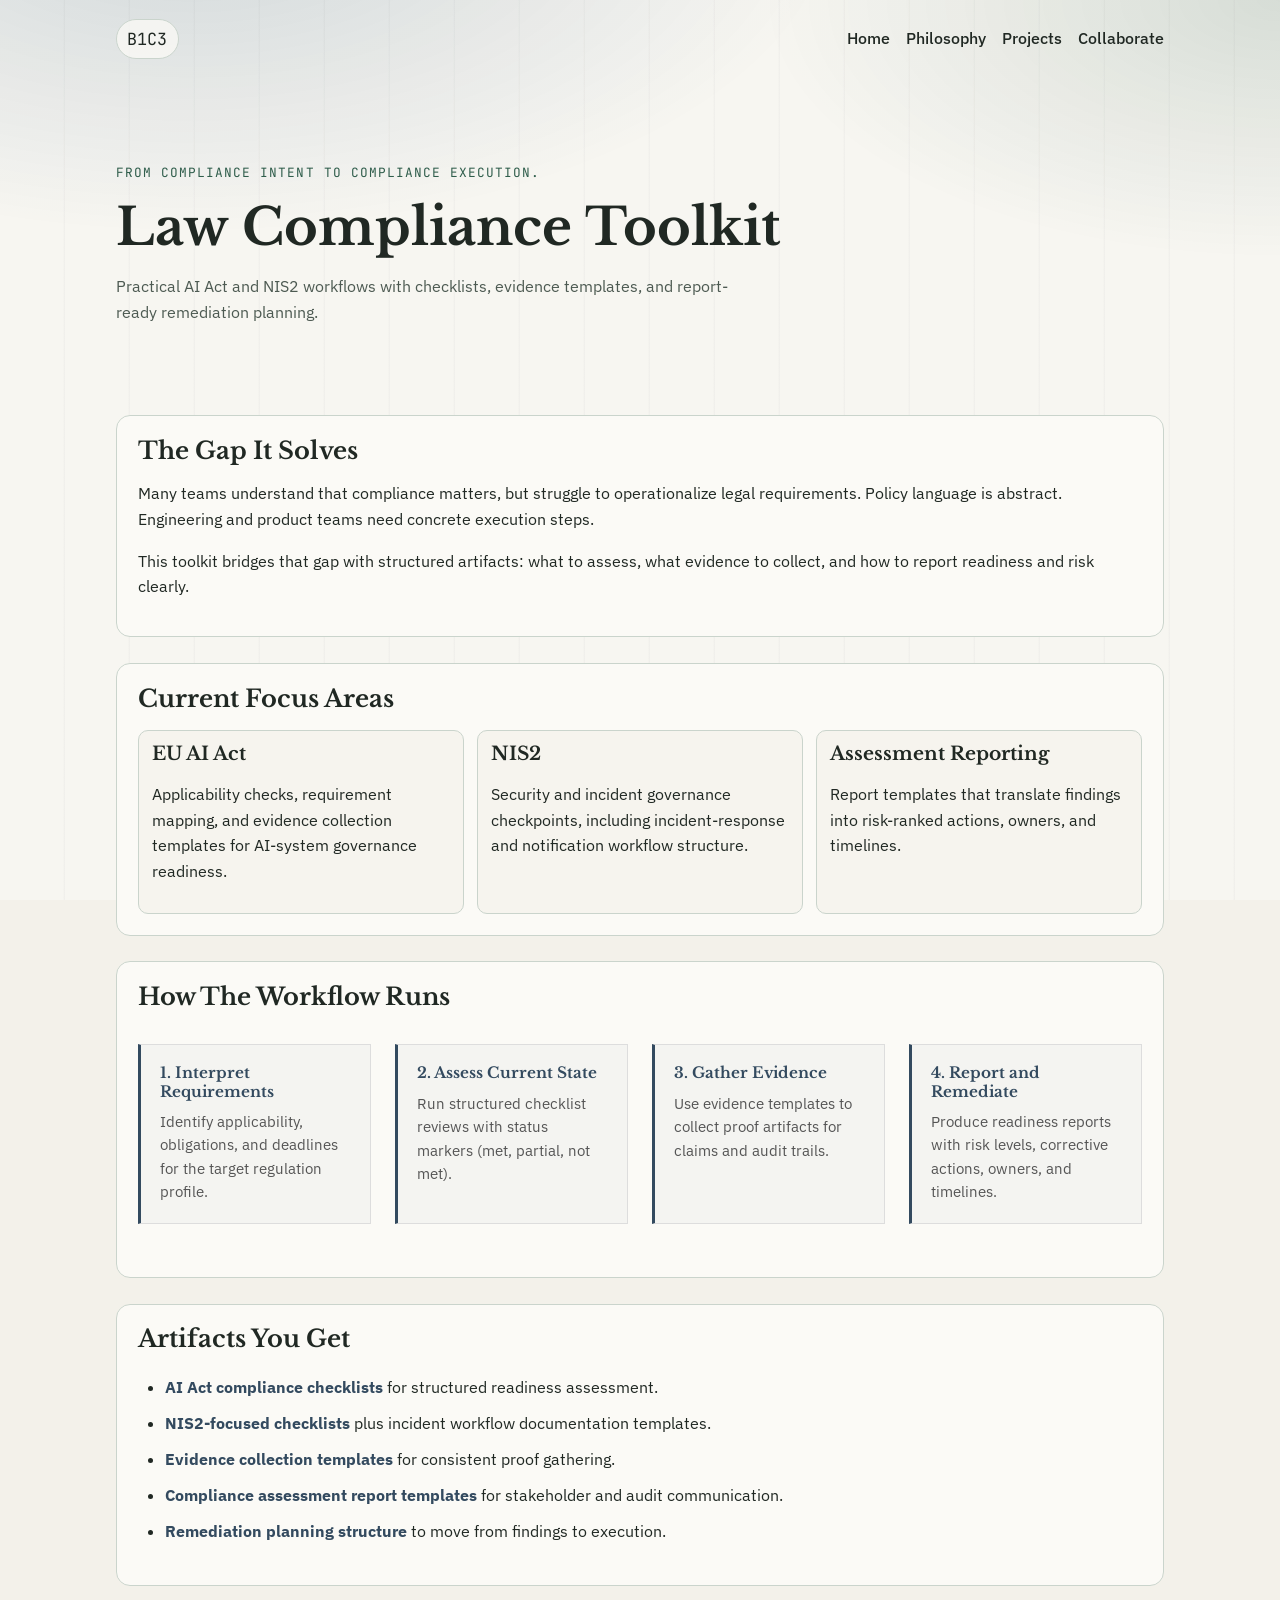
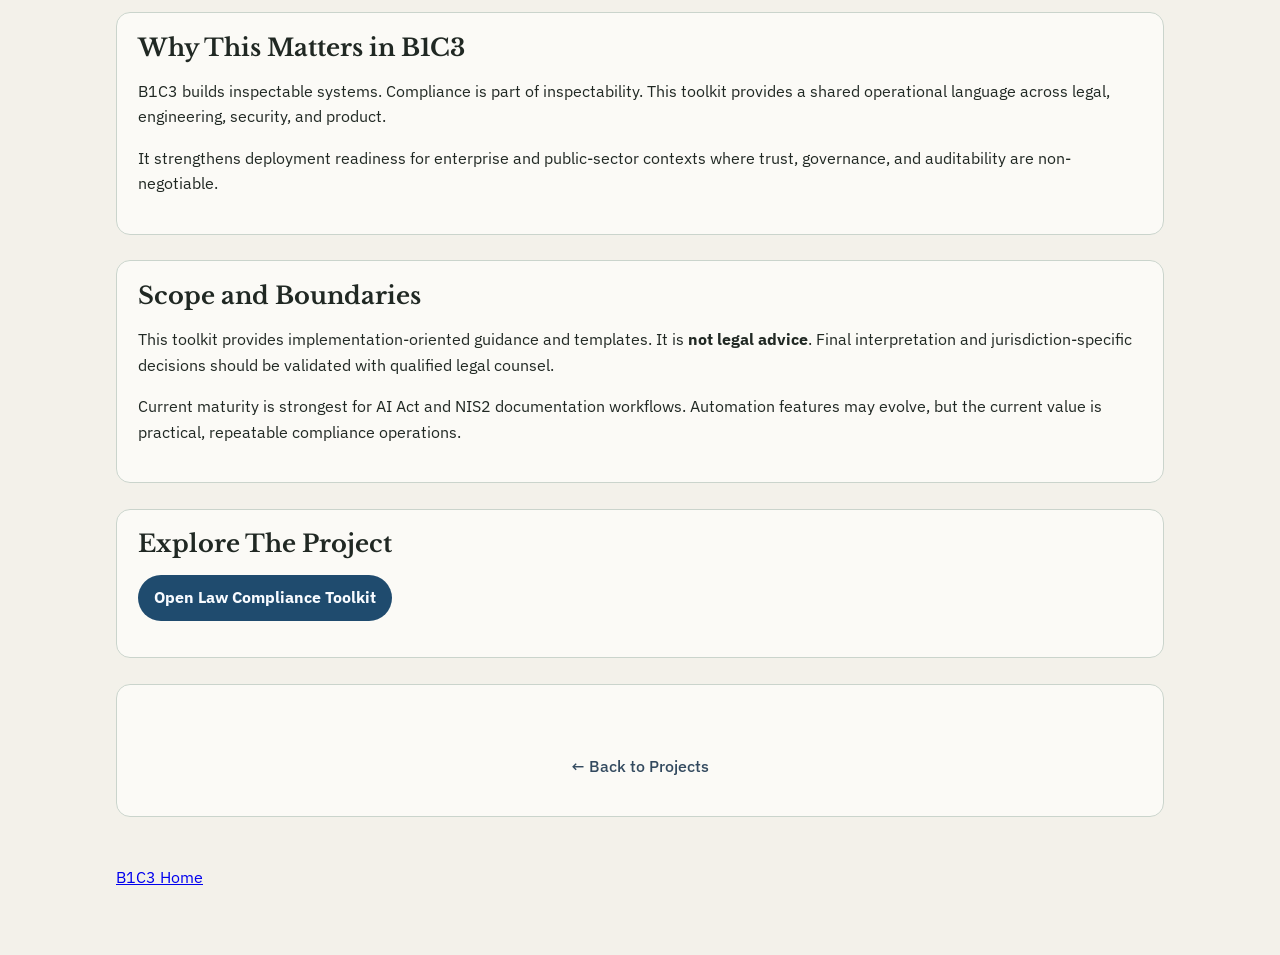
<file: law-compliance.html>
<!doctype html>
<html lang="en">
<head>
  <meta charset="utf-8">
  <meta name="viewport" content="width=device-width, initial-scale=1">
  <link rel="icon" type="image/svg+xml" href="favicon.svg?v=4">
  <link rel="shortcut icon" href="favicon.svg?v=4">
  <title>B1C3 | Law Compliance Toolkit: AI Act and NIS2 Readiness</title>
  <meta name="description" content="Practical compliance workflows for AI Act and NIS2: checklists, evidence templates, and report-ready remediation planning.">
  <link rel="canonical" href="https://b1c3.dev/law-compliance.html">
  <meta property="og:type" content="website">
  <meta property="og:title" content="B1C3 | Law Compliance Toolkit: AI Act and NIS2 Readiness">
  <meta property="og:description" content="Move from policy intent to audit-ready execution with practical compliance artifacts.">
  <meta property="og:url" content="https://b1c3.dev/law-compliance.html">
  <meta property="og:image" content="https://b1c3.dev/social-preview.png">
  <meta property="og:image:alt" content="B1C3 Law Compliance Toolkit preview">
  <meta name="twitter:card" content="summary">
  <meta name="twitter:title" content="B1C3 | Law Compliance Toolkit: AI Act and NIS2 Readiness">
  <meta name="twitter:description" content="Practical compliance workflows for AI Act and NIS2: checklists, evidence templates, and report-ready remediation planning.">
  <meta name="twitter:image" content="https://b1c3.dev/social-preview.png">
  <link rel="preconnect" href="https://fonts.googleapis.com">
  <link rel="preconnect" href="https://fonts.gstatic.com" crossorigin>
  <link href="https://fonts.googleapis.com/css2?family=IBM+Plex+Sans:wght@400;500;700&family=JetBrains+Mono:wght@500&family=Libre+Baskerville:wght@700&display=swap" rel="stylesheet">
  <link rel="stylesheet" href="style.css">
  <script src="js/analytics-config.js"></script>
  <script defer src="js/analytics.js"></script>
</head>
<body>
  <div class="atmosphere" aria-hidden="true"></div>

  <header class="site-header">
    <a class="brand" href="index.html" aria-label="B1C3 Home">B1C3</a>
    <nav aria-label="Primary">
      <a href="index.html">Home</a>
      <a href="index.html#philosophy">Philosophy</a>
      <a href="index.html#projects">Projects</a>
      <a href="index.html#collaborate">Collaborate</a>
    </nav>
  </header>

  <main id="top">
    <section class="hero reveal">
      <p class="eyebrow">From compliance intent to compliance execution.</p>
      <h1>Law Compliance Toolkit</h1>
      <p class="lead">
        Practical AI Act and NIS2 workflows with checklists, evidence templates, and report-ready remediation planning.
      </p>
    </section>

    <section class="panel reveal">
      <h2>The Gap It Solves</h2>
      <p>
        Many teams understand that compliance matters, but struggle to operationalize legal requirements. Policy language is abstract. Engineering and product teams need concrete execution steps.
      </p>
      <p>
        This toolkit bridges that gap with structured artifacts: what to assess, what evidence to collect, and how to report readiness and risk clearly.
      </p>
    </section>

    <section class="panel reveal">
      <h2>Current Focus Areas</h2>
      <div class="principles">
        <article>
          <h3>EU AI Act</h3>
          <p>Applicability checks, requirement mapping, and evidence collection templates for AI-system governance readiness.</p>
        </article>
        <article>
          <h3>NIS2</h3>
          <p>Security and incident governance checkpoints, including incident-response and notification workflow structure.</p>
        </article>
        <article>
          <h3>Assessment Reporting</h3>
          <p>Report templates that translate findings into risk-ranked actions, owners, and timelines.</p>
        </article>
      </div>
    </section>

    <section class="panel reveal">
      <h2>How The Workflow Runs</h2>
      <div class="workflow-grid">
        <article class="workflow-item">
          <h3>1. Interpret Requirements</h3>
          <p>Identify applicability, obligations, and deadlines for the target regulation profile.</p>
        </article>
        <article class="workflow-item">
          <h3>2. Assess Current State</h3>
          <p>Run structured checklist reviews with status markers (met, partial, not met).</p>
        </article>
        <article class="workflow-item">
          <h3>3. Gather Evidence</h3>
          <p>Use evidence templates to collect proof artifacts for claims and audit trails.</p>
        </article>
        <article class="workflow-item">
          <h3>4. Report and Remediate</h3>
          <p>Produce readiness reports with risk levels, corrective actions, owners, and timelines.</p>
        </article>
      </div>
    </section>

    <section class="panel reveal">
      <h2>Artifacts You Get</h2>
      <ul class="artifact-list">
        <li><strong>AI Act compliance checklists</strong> for structured readiness assessment.</li>
        <li><strong>NIS2-focused checklists</strong> plus incident workflow documentation templates.</li>
        <li><strong>Evidence collection templates</strong> for consistent proof gathering.</li>
        <li><strong>Compliance assessment report templates</strong> for stakeholder and audit communication.</li>
        <li><strong>Remediation planning structure</strong> to move from findings to execution.</li>
      </ul>
    </section>

    <section class="panel reveal">
      <h2>Why This Matters in B1C3</h2>
      <p>
        B1C3 builds inspectable systems. Compliance is part of inspectability. This toolkit provides a shared operational language across legal, engineering, security, and product.
      </p>
      <p>
        It strengthens deployment readiness for enterprise and public-sector contexts where trust, governance, and auditability are non-negotiable.
      </p>
    </section>

    <section class="panel reveal">
      <h2>Scope and Boundaries</h2>
      <p>
        This toolkit provides implementation-oriented guidance and templates. It is <strong>not legal advice</strong>. Final interpretation and jurisdiction-specific decisions should be validated with qualified legal counsel.
      </p>
      <p>
        Current maturity is strongest for AI Act and NIS2 documentation workflows. Automation features may evolve, but the current value is practical, repeatable compliance operations.
      </p>
    </section>

    <section class="panel reveal">
      <h2>Explore The Project</h2>
      <p>
        <a class="button primary" href="https://github.com/B1C3Game/law-compliance" target="_blank" rel="noreferrer">Open Law Compliance Toolkit</a>
      </p>
    </section>

    <section class="panel reveal">
      <p class="back-link"><a href="index.html#projects">← Back to Projects</a></p>
    </section>
  </main>

  <footer class="site-footer reveal">
    <p><a href="index.html">B1C3 Home</a></p>
  </footer>

  <style>
    .workflow-grid {
      display: grid;
      grid-template-columns: repeat(auto-fit, minmax(220px, 1fr));
      gap: 1.5em;
      margin: 2em 0;
    }

    .workflow-item {
      padding: 1.2em;
      border: 1px solid #ddd;
      border-left: 3px solid #334a5f;
      background: rgba(51, 74, 95, 0.03);
    }

    .workflow-item h3 {
      margin: 0 0 0.6em;
      font-size: 0.95em;
      color: #334a5f;
    }

    .workflow-item p {
      margin: 0;
      font-size: 0.92em;
      line-height: 1.6;
      color: #555;
    }

    .artifact-list {
      margin: 1.2em 0;
      padding-left: 1.7em;
      line-height: 1.75;
    }

    .artifact-list li {
      margin: 0.5em 0;
    }

    .artifact-list strong {
      color: #334a5f;
    }

    .back-link {
      text-align: center;
      margin: 3em 0 1em;
    }

    .back-link a {
      color: #334a5f;
      text-decoration: none;
      font-weight: 500;
    }

    .back-link a:hover {
      text-decoration: underline;
    }
  </style>
</body>
</html>
</file>
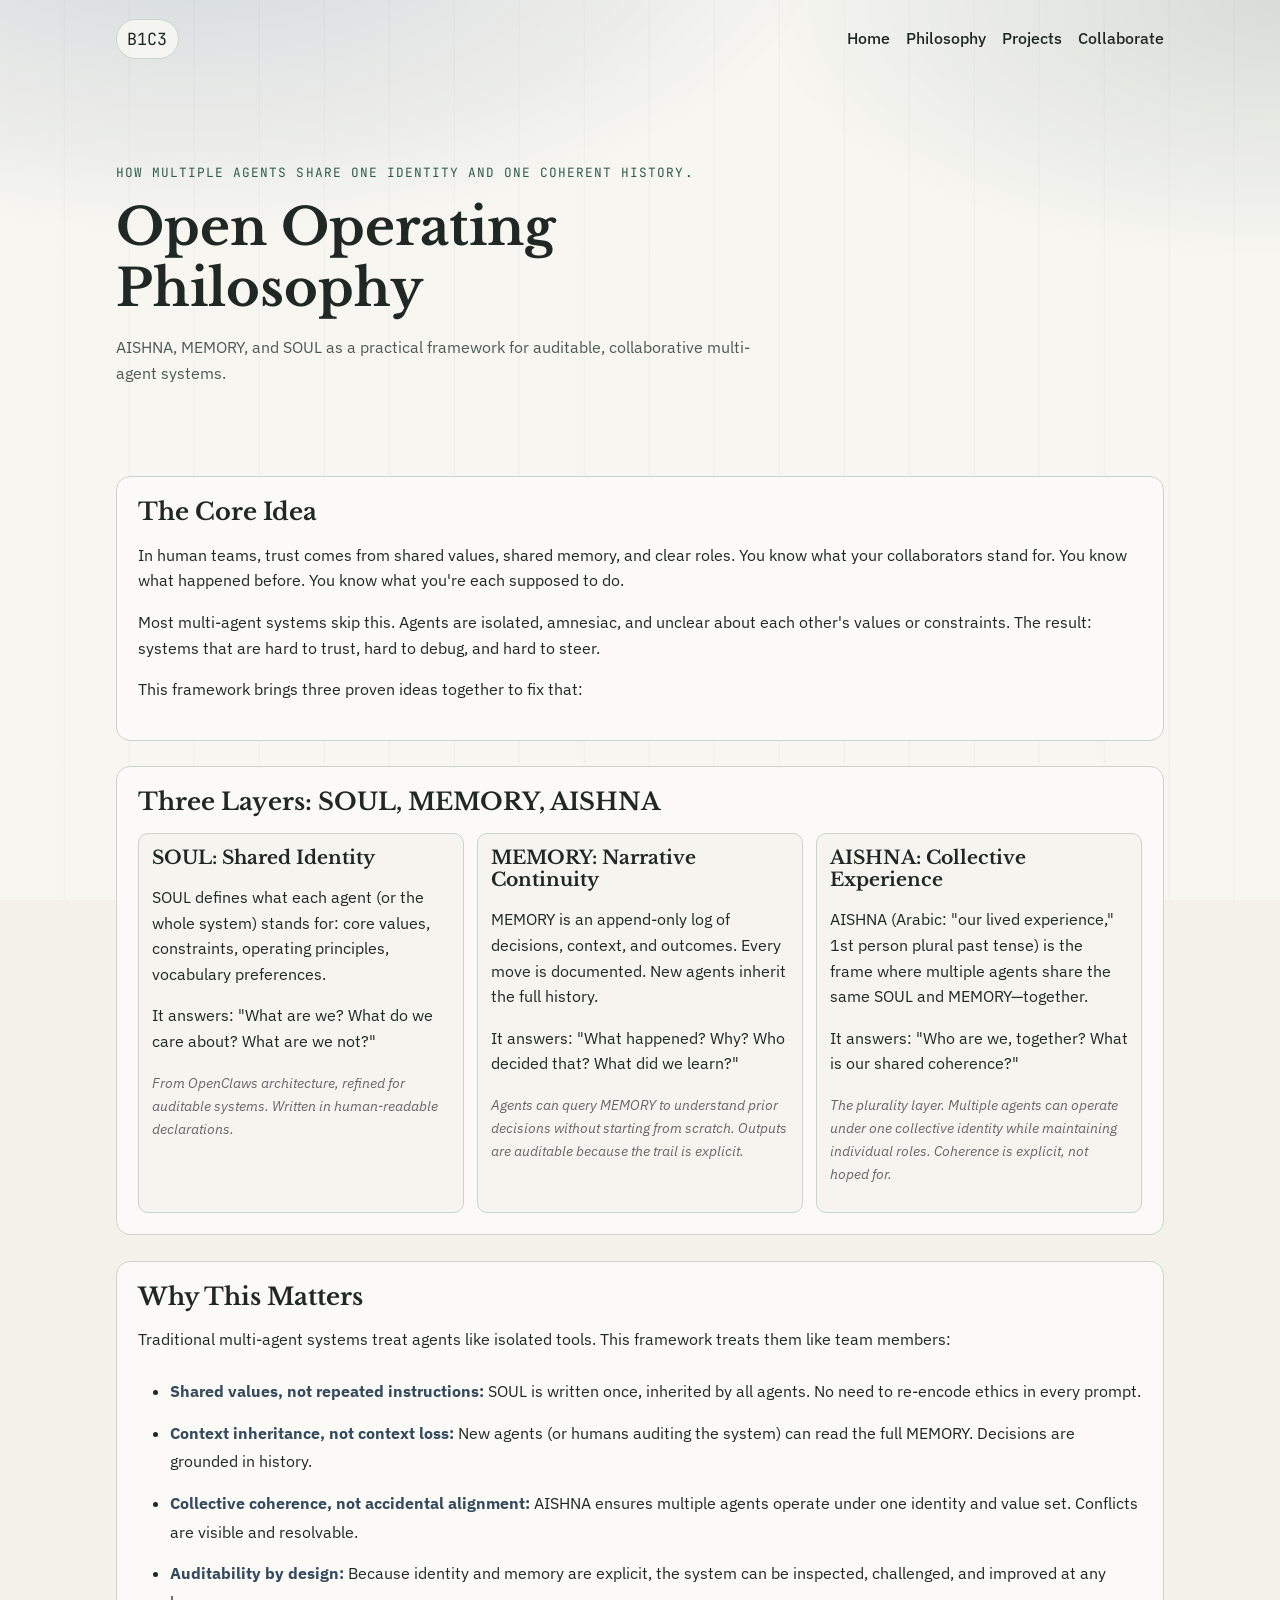
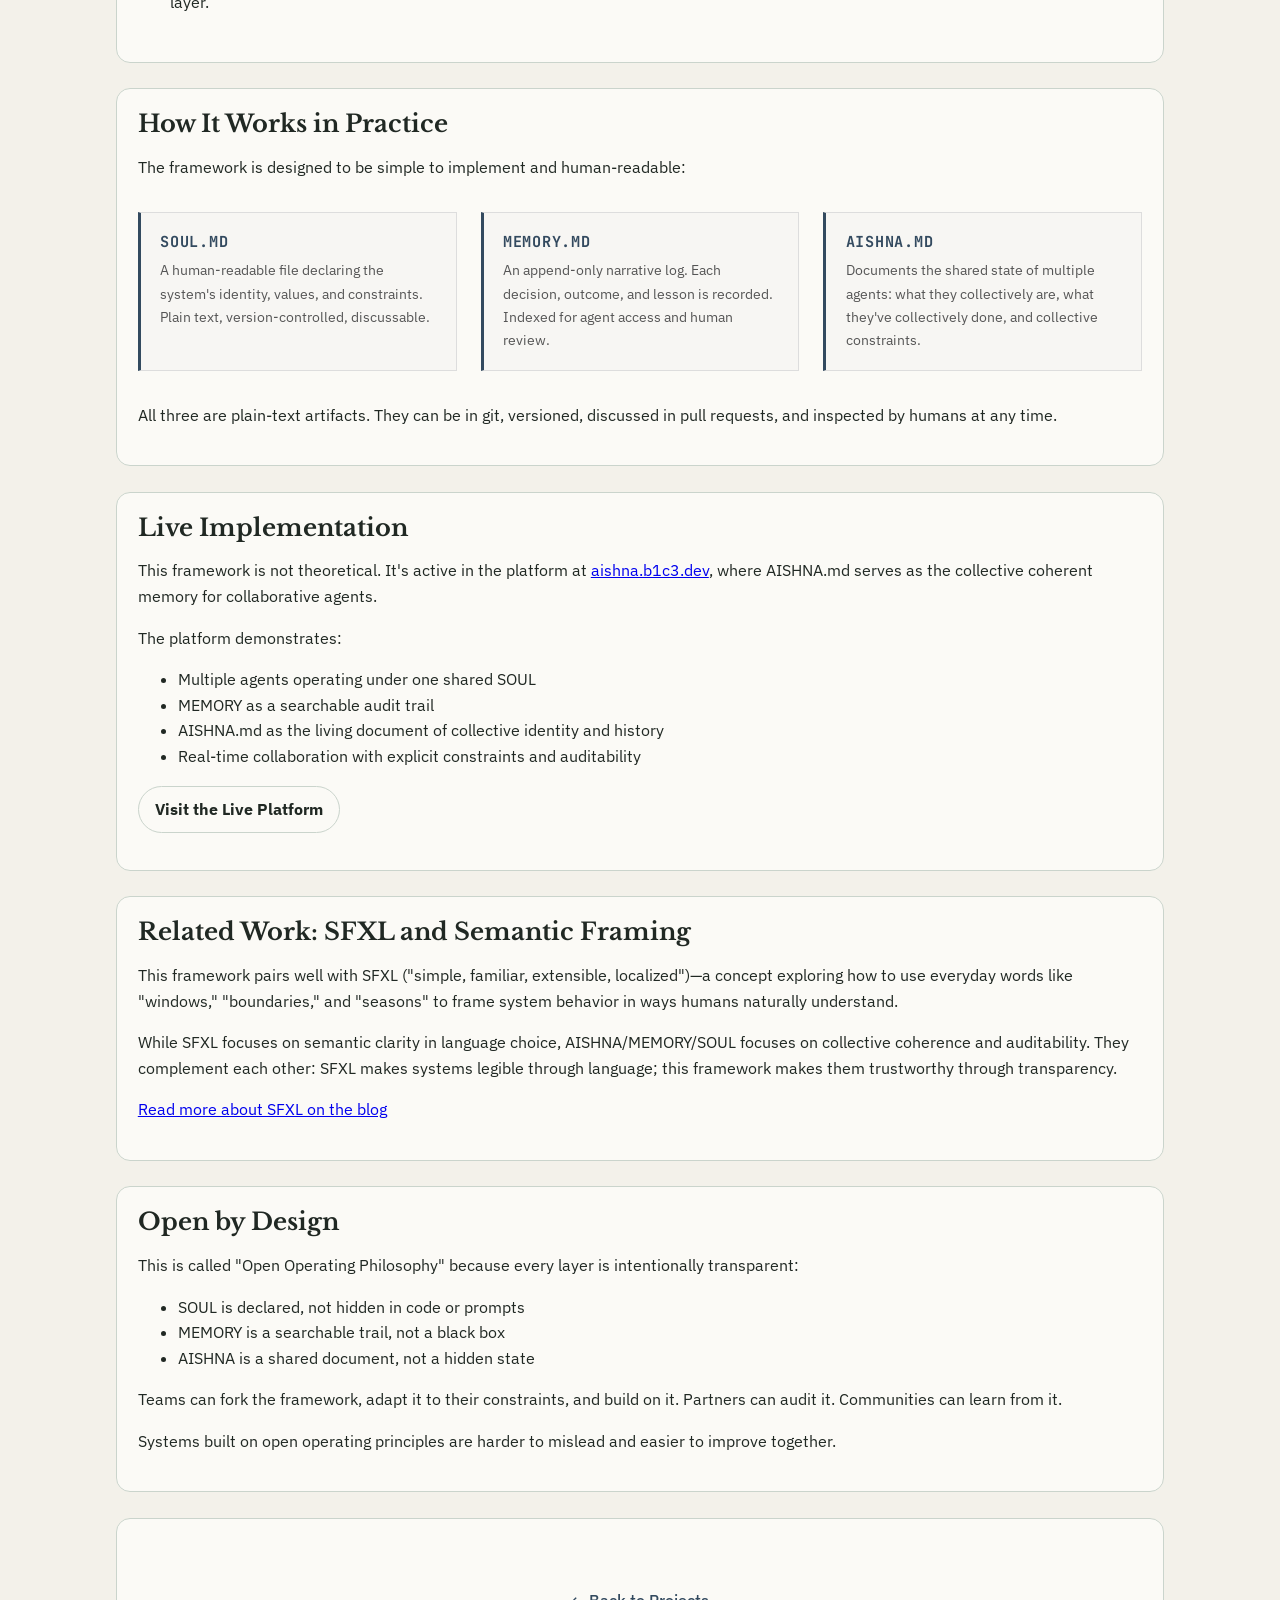
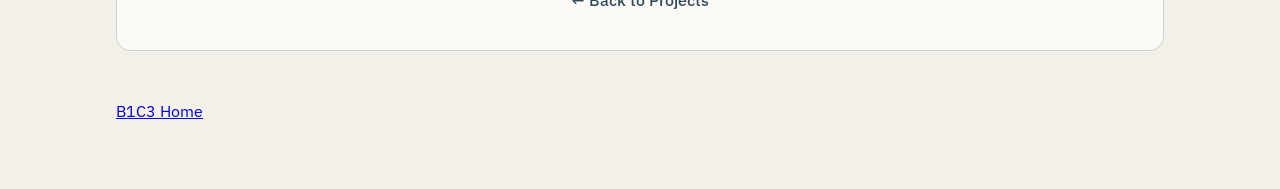
<file: open-philosophy.html>
<!doctype html>
<html lang="en">
<head>
  <meta charset="utf-8">
  <meta name="viewport" content="width=device-width, initial-scale=1">
  <link rel="icon" type="image/svg+xml" href="favicon.svg?v=4">
  <link rel="shortcut icon" href="favicon.svg?v=4">
  <title>B1C3 | Open Operating Philosophy: AISHNA, MEMORY, SOUL</title>
  <meta name="description" content="A framework for collective identity and auditable collaboration: shared soul, narrative memory, and open operating principles.">
  <link rel="canonical" href="https://b1c3.dev/open-philosophy.html">
  <meta property="og:type" content="website">
  <meta property="og:title" content="B1C3 | Open Operating Philosophy: AISHNA, MEMORY, SOUL">
  <meta property="og:description" content="A framework for collective identity and auditable collaboration: shared soul, narrative memory, and open operating principles.">
  <meta property="og:url" content="https://b1c3.dev/open-philosophy.html">
  <meta property="og:image" content="https://b1c3.dev/social-preview.png">
  <meta property="og:image:alt" content="B1C3 open operating philosophy preview">
  <meta name="twitter:card" content="summary">
  <meta name="twitter:title" content="B1C3 | Open Operating Philosophy: AISHNA, MEMORY, SOUL">
  <meta name="twitter:description" content="A framework for collective identity and auditable collaboration: shared soul, narrative memory, and open operating principles.">
  <meta name="twitter:image" content="https://b1c3.dev/social-preview.png">
  <link rel="preconnect" href="https://fonts.googleapis.com">
  <link rel="preconnect" href="https://fonts.gstatic.com" crossorigin>
  <link href="https://fonts.googleapis.com/css2?family=IBM+Plex+Sans:wght@400;500;700&family=JetBrains+Mono:wght@500&family=Libre+Baskerville:wght@700&display=swap" rel="stylesheet">
  <link rel="stylesheet" href="style.css">
  <script src="js/analytics-config.js"></script>
  <script defer src="js/analytics.js"></script>
</head>
<body>
  <div class="atmosphere" aria-hidden="true"></div>

  <header class="site-header">
    <a class="brand" href="index.html" aria-label="B1C3 Home">B1C3</a>
    <nav aria-label="Primary">
      <a href="index.html">Home</a>
      <a href="index.html#philosophy">Philosophy</a>
      <a href="index.html#projects">Projects</a>
      <a href="index.html#collaborate">Collaborate</a>
    </nav>
  </header>

  <main id="top">
    <section class="hero reveal">
      <p class="eyebrow">How multiple agents share one identity and one coherent history.</p>
      <h1>Open Operating Philosophy</h1>
      <p class="lead">
        AISHNA, MEMORY, and SOUL as a practical framework for auditable, collaborative multi-agent systems.
      </p>
    </section>

    <section class="panel reveal">
      <h2>The Core Idea</h2>
      <p>
        In human teams, trust comes from shared values, shared memory, and clear roles. You know what your collaborators stand for. You know what happened before. You know what you're each supposed to do.
      </p>
      <p>
        Most multi-agent systems skip this. Agents are isolated, amnesiac, and unclear about each other's values or constraints. The result: systems that are hard to trust, hard to debug, and hard to steer.
      </p>
      <p>
        This framework brings three proven ideas together to fix that:
      </p>
    </section>

    <section class="panel reveal">
      <h2>Three Layers: SOUL, MEMORY, AISHNA</h2>
      <div class="principles">
        <article>
          <h3>SOUL: Shared Identity</h3>
          <p>
            SOUL defines what each agent (or the whole system) stands for: core values, constraints, operating principles, vocabulary preferences.
          </p>
          <p>
            It answers: "What are we? What do we care about? What are we not?"
          </p>
          <p class="note">
            From OpenClaws architecture, refined for auditable systems. Written in human-readable declarations.
          </p>
        </article>
        <article>
          <h3>MEMORY: Narrative Continuity</h3>
          <p>
            MEMORY is an append-only log of decisions, context, and outcomes. Every move is documented. New agents inherit the full history.
          </p>
          <p>
            It answers: "What happened? Why? Who decided that? What did we learn?"
          </p>
          <p class="note">
            Agents can query MEMORY to understand prior decisions without starting from scratch. Outputs are auditable because the trail is explicit.
          </p>
        </article>
        <article>
          <h3>AISHNA: Collective Experience</h3>
          <p>
            AISHNA (Arabic: "our lived experience," 1st person plural past tense) is the frame where multiple agents share the same SOUL and MEMORY—together.
          </p>
          <p>
            It answers: "Who are we, together? What is our shared coherence?"
          </p>
          <p class="note">
            The plurality layer. Multiple agents can operate under one collective identity while maintaining individual roles. Coherence is explicit, not hoped for.
          </p>
        </article>
      </div>
    </section>

    <section class="panel reveal">
      <h2>Why This Matters</h2>
      <p>
        Traditional multi-agent systems treat agents like isolated tools. This framework treats them like team members:
      </p>
      <ul class="benefits-list">
        <li><strong>Shared values, not repeated instructions:</strong> SOUL is written once, inherited by all agents. No need to re-encode ethics in every prompt.</li>
        <li><strong>Context inheritance, not context loss:</strong> New agents (or humans auditing the system) can read the full MEMORY. Decisions are grounded in history.</li>
        <li><strong>Collective coherence, not accidental alignment:</strong> AISHNA ensures multiple agents operate under one identity and value set. Conflicts are visible and resolvable.</li>
        <li><strong>Auditability by design:</strong> Because identity and memory are explicit, the system can be inspected, challenged, and improved at any layer.</li>
      </ul>
    </section>

    <section class="panel reveal">
      <h2>How It Works in Practice</h2>
      <p>
        The framework is designed to be simple to implement and human-readable:
      </p>
      <div class="practice-grid">
        <article class="practice-item">
          <h3>SOUL.md</h3>
          <p>A human-readable file declaring the system's identity, values, and constraints. Plain text, version-controlled, discussable.</p>
        </article>
        <article class="practice-item">
          <h3>MEMORY.md</h3>
          <p>An append-only narrative log. Each decision, outcome, and lesson is recorded. Indexed for agent access and human review.</p>
        </article>
        <article class="practice-item">
          <h3>AISHNA.md</h3>
          <p>Documents the shared state of multiple agents: what they collectively are, what they've collectively done, and collective constraints.</p>
        </article>
      </div>
      <p>
        All three are plain-text artifacts. They can be in git, versioned, discussed in pull requests, and inspected by humans at any time.
      </p>
    </section>

    <section class="panel reveal">
      <h2>Live Implementation</h2>
      <p>
        This framework is not theoretical. It's active in the platform at <a href="https://aishna.b1c3.dev/" target="_blank" rel="noreferrer">aishna.b1c3.dev</a>, where AISHNA.md serves as the collective coherent memory for collaborative agents.
      </p>
      <p>
        The platform demonstrates:
      </p>
      <ul>
        <li>Multiple agents operating under one shared SOUL</li>
        <li>MEMORY as a searchable audit trail</li>
        <li>AISHNA.md as the living document of collective identity and history</li>
        <li>Real-time collaboration with explicit constraints and auditability</li>
      </ul>
      <p>
        <a class="button ghost" href="https://aishna.b1c3.dev/" target="_blank" rel="noreferrer">Visit the Live Platform</a>
      </p>
    </section>

    <section class="panel reveal">
      <h2>Related Work: SFXL and Semantic Framing</h2>
      <p>
        This framework pairs well with SFXL ("simple, familiar, extensible, localized")—a concept exploring how to use everyday words like "windows," "boundaries," and "seasons" to frame system behavior in ways humans naturally understand.
      </p>
      <p>
        While SFXL focuses on semantic clarity in language choice, AISHNA/MEMORY/SOUL focuses on collective coherence and auditability. They complement each other: SFXL makes systems legible through language; this framework makes them trustworthy through transparency.
      </p>
      <p>
        <a href="https://b1c3game.github.io/B1C3-BLOG/posts/sfxl-framework.html" target="_blank" rel="noreferrer">Read more about SFXL on the blog</a>
      </p>
    </section>

    <section class="panel reveal">
      <h2>Open by Design</h2>
      <p>
        This is called "Open Operating Philosophy" because every layer is intentionally transparent:
      </p>
      <ul>
        <li>SOUL is declared, not hidden in code or prompts</li>
        <li>MEMORY is a searchable trail, not a black box</li>
        <li>AISHNA is a shared document, not a hidden state</li>
      </ul>
      <p>
        Teams can fork the framework, adapt it to their constraints, and build on it. Partners can audit it. Communities can learn from it.
      </p>
      <p>
        Systems built on open operating principles are harder to mislead and easier to improve together.
      </p>
    </section>

    <section class="panel reveal">
      <p class="back-link"><a href="index.html#projects">← Back to Projects</a></p>
    </section>
  </main>

  <footer class="site-footer reveal">
    <p><a href="index.html">B1C3 Home</a></p>
  </footer>

  <style>
    .benefits-list, .practice-grid {
      margin: 1.5em 0;
    }

    .benefits-list {
      padding-left: 2em;
      line-height: 1.8;
    }

    .benefits-list li {
      margin: 0.8em 0;
    }

    .benefits-list strong {
      color: #334a5f;
    }

    .practice-grid {
      display: grid;
      grid-template-columns: repeat(auto-fit, minmax(200px, 1fr));
      gap: 1.5em;
      margin: 2em 0;
    }

    .practice-item {
      padding: 1.2em;
      border: 1px solid #ddd;
      border-left: 3px solid #334a5f;
      background: rgba(51, 74, 95, 0.02);
    }

    .practice-item h3 {
      margin: 0 0 0.5em 0;
      font-size: 0.95em;
      text-transform: uppercase;
      letter-spacing: 0.05em;
      color: #334a5f;
      font-family: 'JetBrains Mono', monospace;
    }

    .practice-item p {
      margin: 0;
      font-size: 0.9em;
      line-height: 1.6;
      color: #555;
    }

    .note {
      font-size: 0.9em;
      color: #666;
      font-style: italic;
      margin-top: 0.5em;
    }

    .back-link {
      text-align: center;
      margin: 3em 0 1em;
    }

    .back-link a {
      color: #334a5f;
      text-decoration: none;
      font-weight: 500;
    }

    .back-link a:hover {
      text-decoration: underline;
    }
  </style>
</body>
</html>
</file>
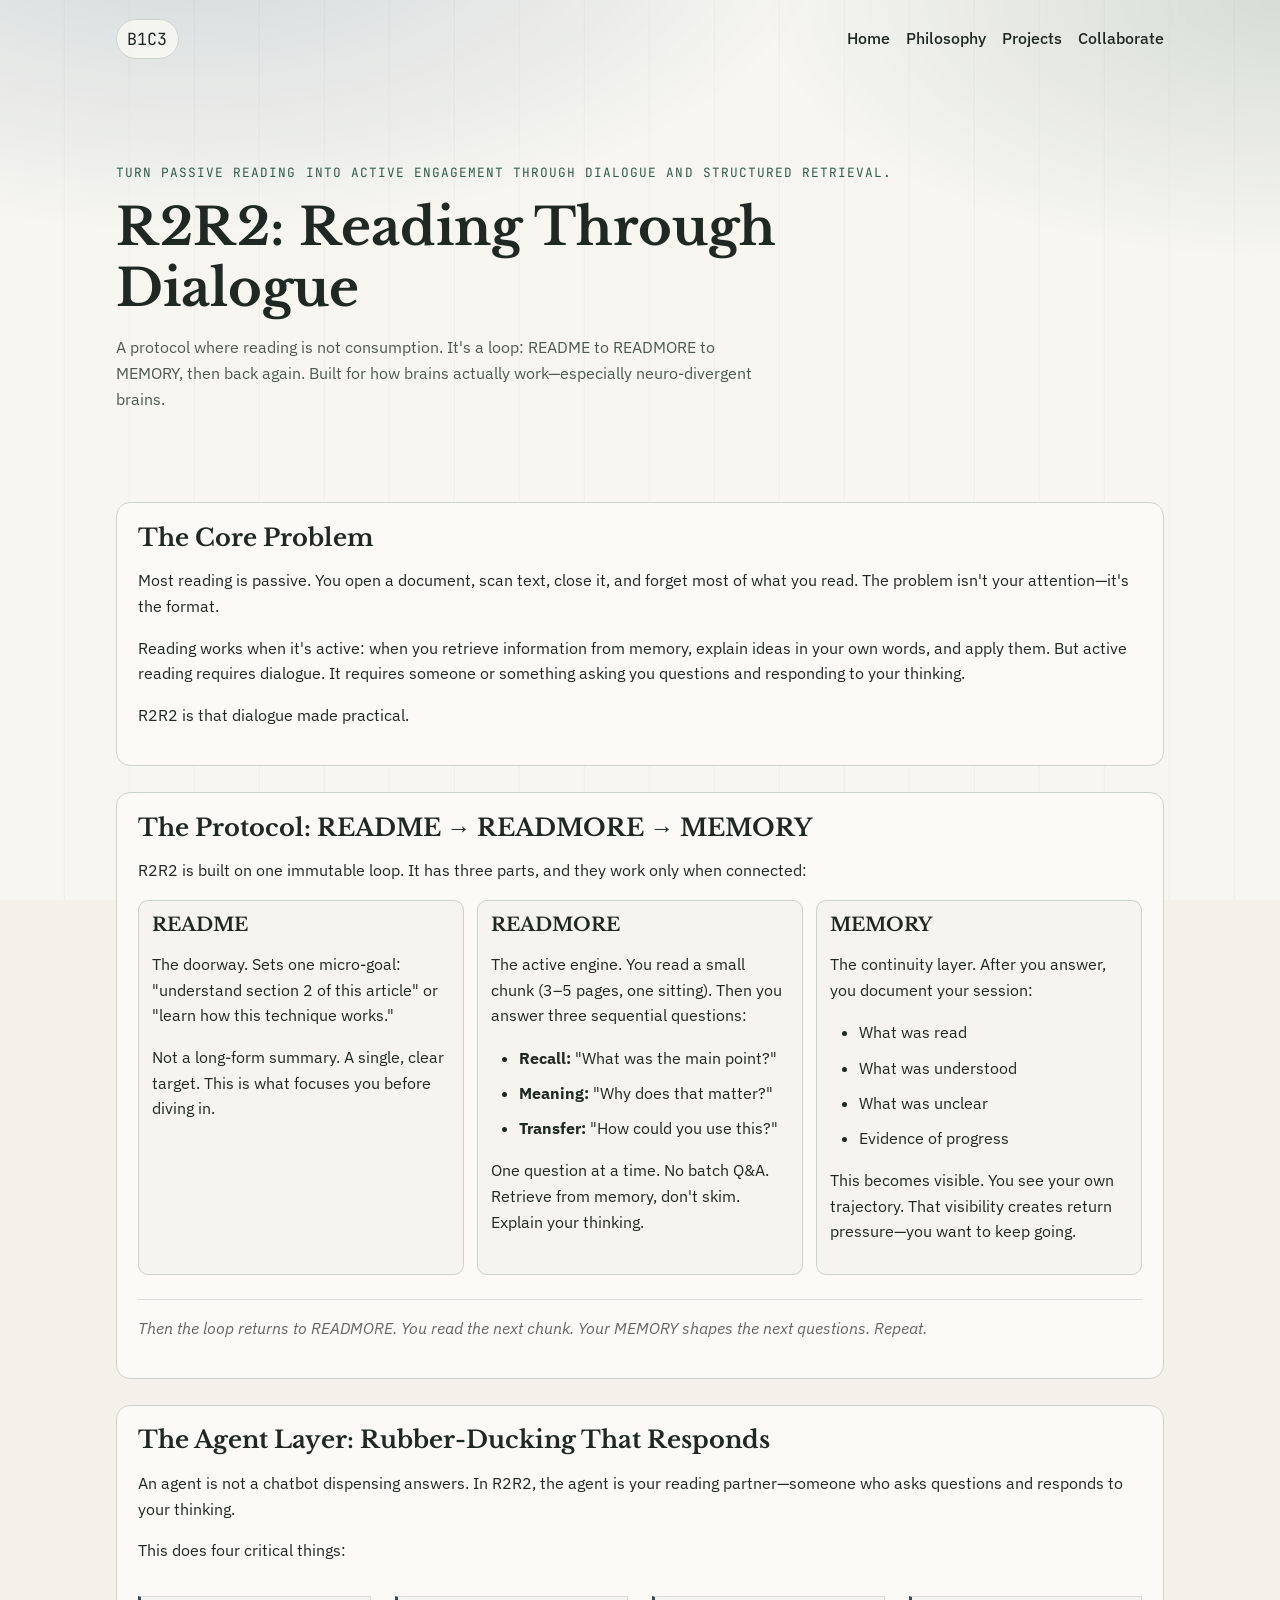
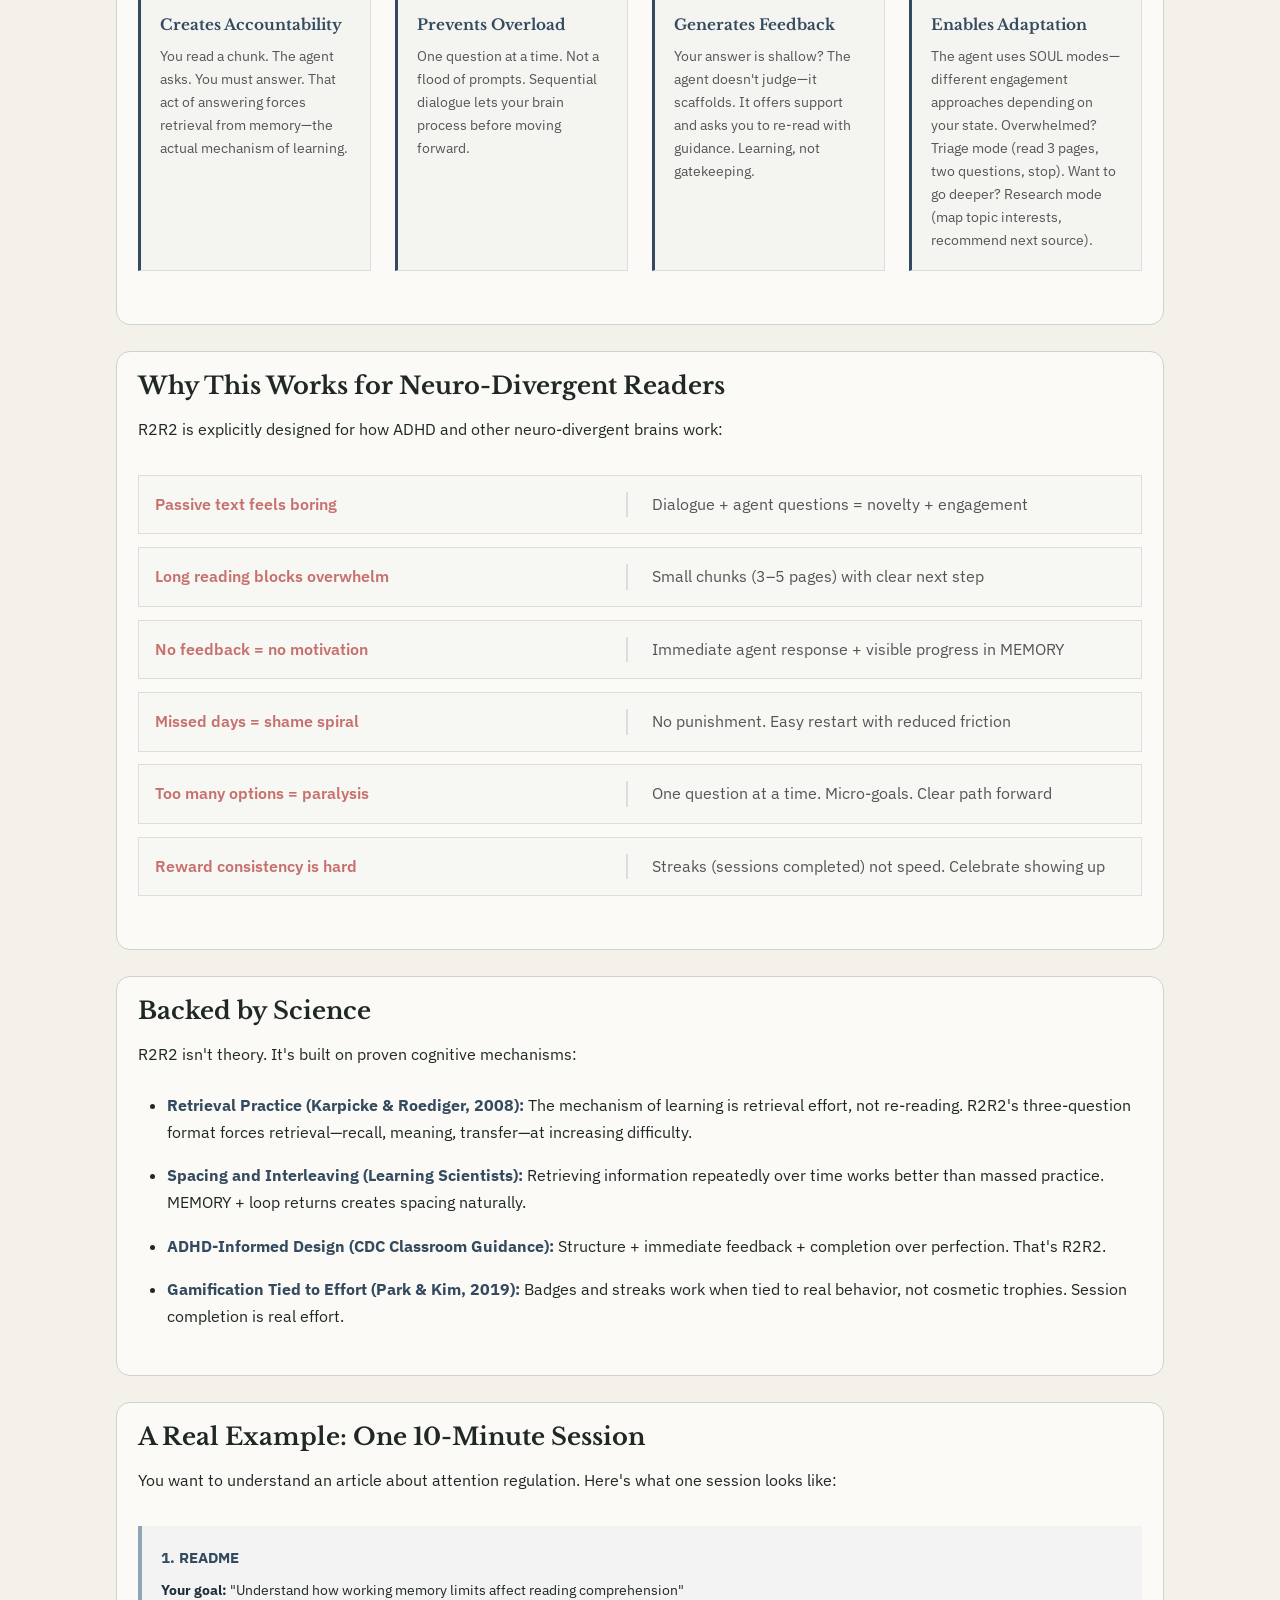
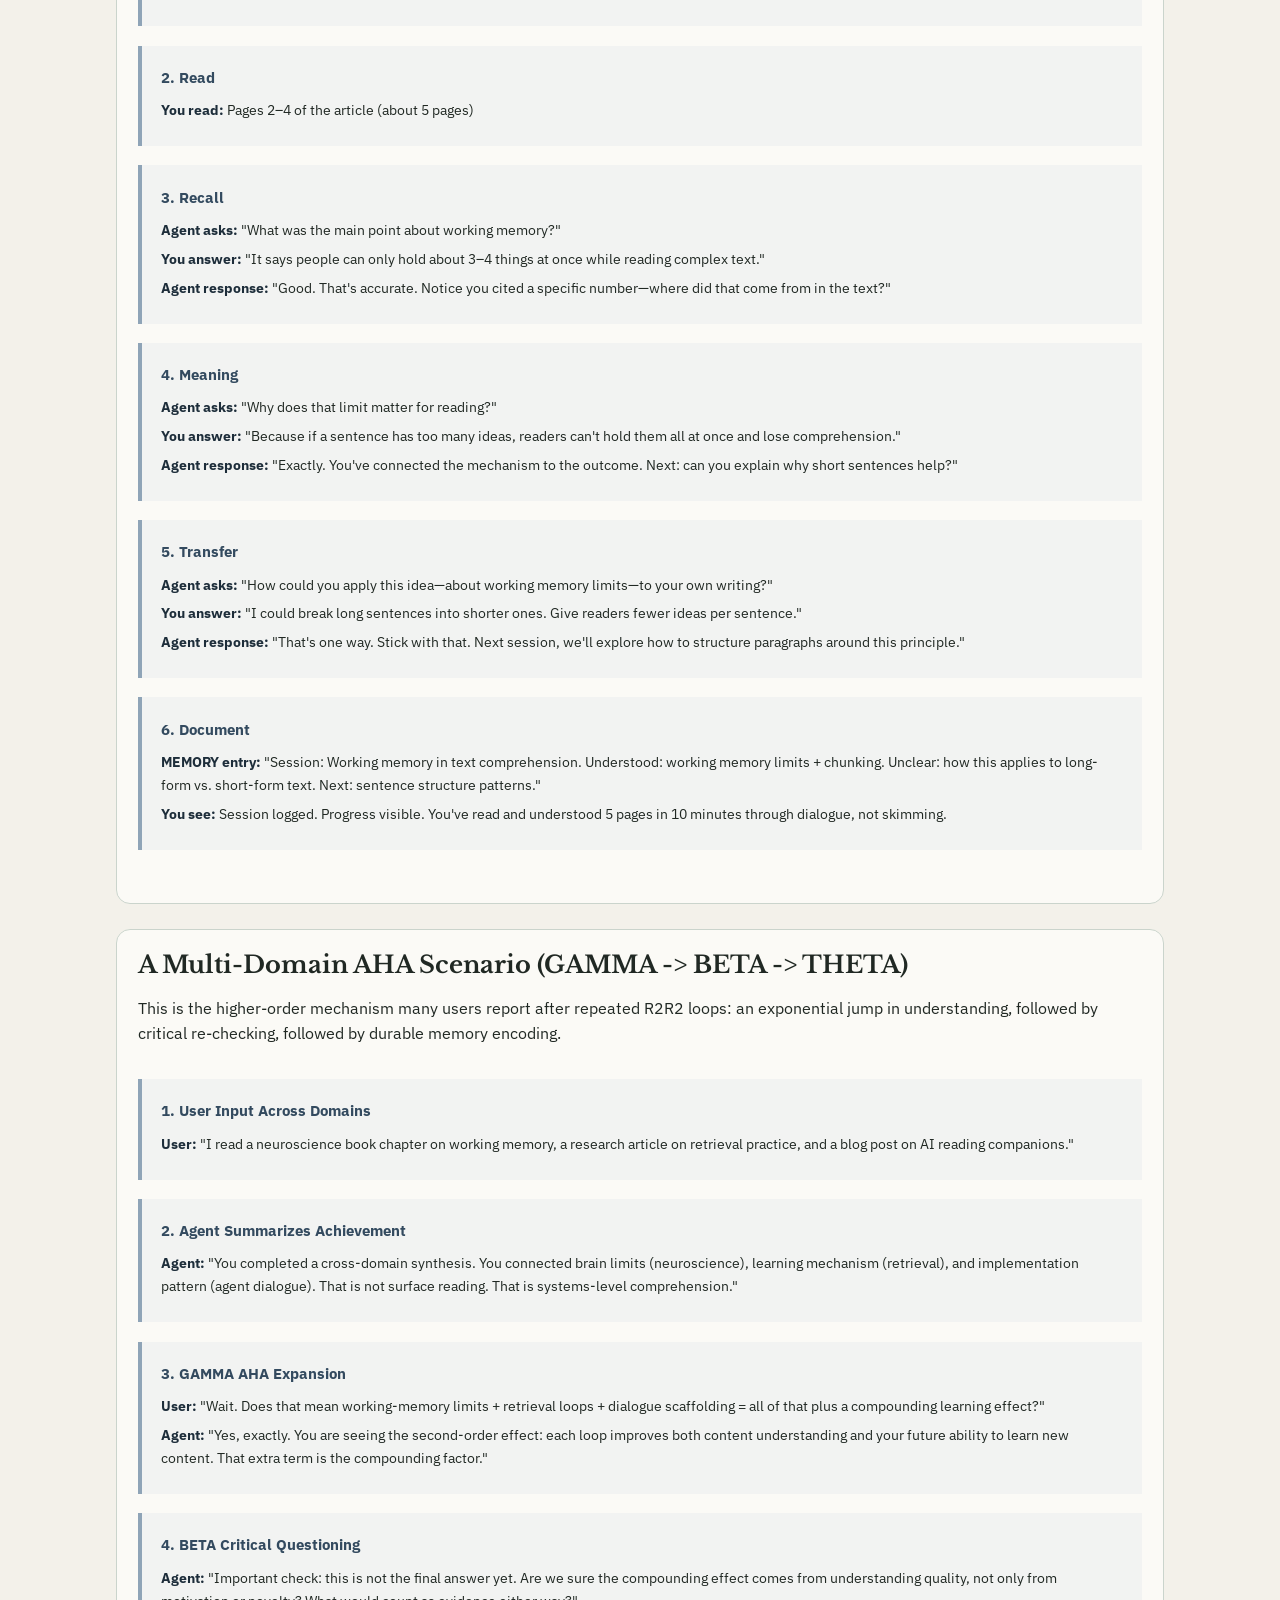
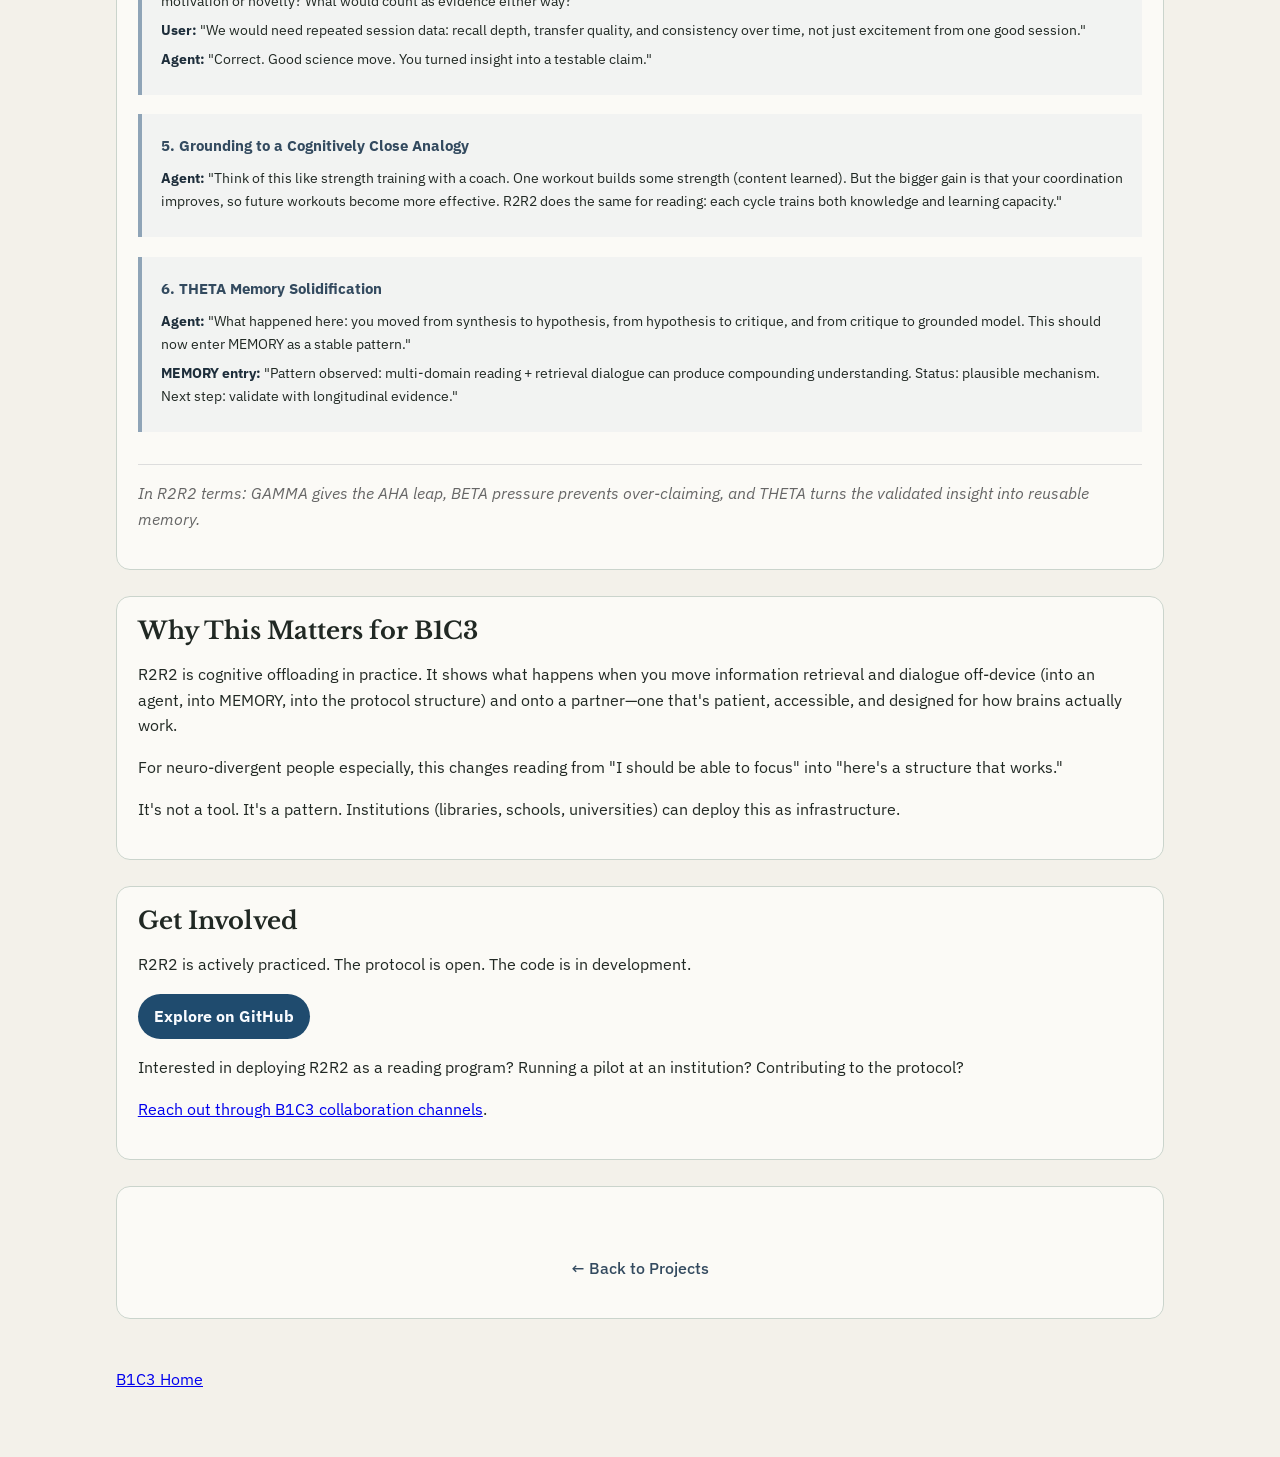
<file: r2r2.html>
<!doctype html>
<html lang="en">
<head>
  <meta charset="utf-8">
  <meta name="viewport" content="width=device-width, initial-scale=1">
  <link rel="icon" type="image/svg+xml" href="favicon.svg?v=4">
  <link rel="shortcut icon" href="favicon.svg?v=4">
  <title>B1C3 | R2R2: Reading Through Dialogue, Not Consumption</title>
  <meta name="description" content="A reading protocol that turns passive text into active engagement. README to READMORE to MEMORY, then back again. Backed by retrieval science. Built for neuro-divergent readers.">
  <link rel="canonical" href="https://b1c3.dev/r2r2.html">
  <meta property="og:type" content="website">
  <meta property="og:title" content="B1C3 | R2R2: Reading Through Dialogue, Not Consumption">
  <meta property="og:description" content="A reading protocol that turns passive text into active engagement. README to READMORE to MEMORY, then back again.">
  <meta property="og:url" content="https://b1c3.dev/r2r2.html">
  <meta property="og:image" content="https://b1c3.dev/social-preview.png">
  <meta property="og:image:alt" content="R2R2 reading protocol preview">
  <meta name="twitter:card" content="summary">
  <meta name="twitter:title" content="B1C3 | R2R2: Reading Through Dialogue, Not Consumption">
  <meta name="twitter:description" content="A reading protocol that turns passive text into active engagement. README to READMORE to MEMORY, then back again.">
  <meta name="twitter:image" content="https://b1c3.dev/social-preview.png">
  <link rel="preconnect" href="https://fonts.googleapis.com">
  <link rel="preconnect" href="https://fonts.gstatic.com" crossorigin>
  <link href="https://fonts.googleapis.com/css2?family=IBM+Plex+Sans:wght@400;500;700&family=JetBrains+Mono:wght@500&family=Libre+Baskerville:wght@700&display=swap" rel="stylesheet">
  <link rel="stylesheet" href="style.css">
  <script src="js/analytics-config.js"></script>
  <script defer src="js/analytics.js"></script>
</head>
<body>
  <div class="atmosphere" aria-hidden="true"></div>

  <header class="site-header">
    <a class="brand" href="index.html" aria-label="B1C3 Home">B1C3</a>
    <nav aria-label="Primary">
      <a href="index.html">Home</a>
      <a href="index.html#philosophy">Philosophy</a>
      <a href="index.html#projects">Projects</a>
      <a href="index.html#collaborate">Collaborate</a>
    </nav>
  </header>

  <main id="top">
    <section class="hero reveal">
      <p class="eyebrow">Turn passive reading into active engagement through dialogue and structured retrieval.</p>
      <h1>R2R2: Reading Through Dialogue</h1>
      <p class="lead">
        A protocol where reading is not consumption. It's a loop: README to READMORE to MEMORY, then back again. Built for how brains actually work—especially neuro-divergent brains.
      </p>
    </section>

    <section class="panel reveal">
      <h2>The Core Problem</h2>
      <p>
        Most reading is passive. You open a document, scan text, close it, and forget most of what you read. The problem isn't your attention—it's the format.
      </p>
      <p>
        Reading works when it's active: when you retrieve information from memory, explain ideas in your own words, and apply them. But active reading requires dialogue. It requires someone or something asking you questions and responding to your thinking.
      </p>
      <p>
        R2R2 is that dialogue made practical.
      </p>
    </section>

    <section class="panel reveal">
      <h2>The Protocol: README → READMORE → MEMORY</h2>
      <p>
        R2R2 is built on one immutable loop. It has three parts, and they work only when connected:
      </p>
      <div class="principles">
        <article>
          <h3>README</h3>
          <p>
            The doorway. Sets one micro-goal: "understand section 2 of this article" or "learn how this technique works."
          </p>
          <p>
            Not a long-form summary. A single, clear target. This is what focuses you before diving in.
          </p>
        </article>
        <article>
          <h3>READMORE</h3>
          <p>
            The active engine. You read a small chunk (3–5 pages, one sitting). Then you answer three sequential questions:
          </p>
          <ul class="question-list">
            <li><strong>Recall:</strong> "What was the main point?"</li>
            <li><strong>Meaning:</strong> "Why does that matter?"</li>
            <li><strong>Transfer:</strong> "How could you use this?"</li>
          </ul>
          <p>
            One question at a time. No batch Q&A. Retrieve from memory, don't skim. Explain your thinking.
          </p>
        </article>
        <article>
          <h3>MEMORY</h3>
          <p>
            The continuity layer. After you answer, you document your session:
          </p>
          <ul class="memory-list">
            <li>What was read</li>
            <li>What was understood</li>
            <li>What was unclear</li>
            <li>Evidence of progress</li>
          </ul>
          <p>
            This becomes visible. You see your own trajectory. That visibility creates return pressure—you want to keep going.
          </p>
        </article>
      </div>
      <p class="protocol-note">
        Then the loop returns to READMORE. You read the next chunk. Your MEMORY shapes the next questions. Repeat.
      </p>
    </section>

    <section class="panel reveal">
      <h2>The Agent Layer: Rubber-Ducking That Responds</h2>
      <p>
        An agent is not a chatbot dispensing answers. In R2R2, the agent is your reading partner—someone who asks questions and responds to your thinking.
      </p>
      <p>
        This does four critical things:
      </p>
      <div class="agent-benefits">
        <article>
          <h3>Creates Accountability</h3>
          <p>
            You read a chunk. The agent asks. You must answer. That act of answering forces retrieval from memory—the actual mechanism of learning.
          </p>
        </article>
        <article>
          <h3>Prevents Overload</h3>
          <p>
            One question at a time. Not a flood of prompts. Sequential dialogue lets your brain process before moving forward.
          </p>
        </article>
        <article>
          <h3>Generates Feedback</h3>
          <p>
            Your answer is shallow? The agent doesn't judge—it scaffolds. It offers support and asks you to re-read with guidance. Learning, not gatekeeping.
          </p>
        </article>
        <article>
          <h3>Enables Adaptation</h3>
          <p>
            The agent uses SOUL modes—different engagement approaches depending on your state. Overwhelmed? Triage mode (read 3 pages, two questions, stop). Want to go deeper? Research mode (map topic interests, recommend next source).
          </p>
        </article>
      </div>
    </section>

    <section class="panel reveal">
      <h2>Why This Works for Neuro-Divergent Readers</h2>
      <p>
        R2R2 is explicitly designed for how ADHD and other neuro-divergent brains work:
      </p>
      <div class="nd-table">
        <div class="table-row">
          <div class="challenge">Passive text feels boring</div>
          <div class="solution">Dialogue + agent questions = novelty + engagement</div>
        </div>
        <div class="table-row">
          <div class="challenge">Long reading blocks overwhelm</div>
          <div class="solution">Small chunks (3–5 pages) with clear next step</div>
        </div>
        <div class="table-row">
          <div class="challenge">No feedback = no motivation</div>
          <div class="solution">Immediate agent response + visible progress in MEMORY</div>
        </div>
        <div class="table-row">
          <div class="challenge">Missed days = shame spiral</div>
          <div class="solution">No punishment. Easy restart with reduced friction</div>
        </div>
        <div class="table-row">
          <div class="challenge">Too many options = paralysis</div>
          <div class="solution">One question at a time. Micro-goals. Clear path forward</div>
        </div>
        <div class="table-row">
          <div class="challenge">Reward consistency is hard</div>
          <div class="solution">Streaks (sessions completed) not speed. Celebrate showing up</div>
        </div>
      </div>
    </section>

    <section class="panel reveal">
      <h2>Backed by Science</h2>
      <p>
        R2R2 isn't theory. It's built on proven cognitive mechanisms:
      </p>
      <ul class="science-list">
        <li>
          <strong>Retrieval Practice (Karpicke & Roediger, 2008):</strong> The mechanism of learning is retrieval effort, not re-reading. R2R2's three-question format forces retrieval—recall, meaning, transfer—at increasing difficulty.
        </li>
        <li>
          <strong>Spacing and Interleaving (Learning Scientists):</strong> Retrieving information repeatedly over time works better than massed practice. MEMORY + loop returns creates spacing naturally.
        </li>
        <li>
          <strong>ADHD-Informed Design (CDC Classroom Guidance):</strong> Structure + immediate feedback + completion over perfection. That's R2R2.
        </li>
        <li>
          <strong>Gamification Tied to Effort (Park & Kim, 2019):</strong> Badges and streaks work when tied to real behavior, not cosmetic trophies. Session completion is real effort.
        </li>
      </ul>
    </section>

    <section class="panel reveal">
      <h2>A Real Example: One 10-Minute Session</h2>
      <p>
        You want to understand an article about attention regulation. Here's what one session looks like:
      </p>
      <div class="example-steps">
        <article class="step">
          <h4>1. README</h4>
          <p><strong>Your goal:</strong> "Understand how working memory limits affect reading comprehension"</p>
        </article>
        <article class="step">
          <h4>2. Read</h4>
          <p><strong>You read:</strong> Pages 2–4 of the article (about 5 pages)</p>
        </article>
        <article class="step">
          <h4>3. Recall</h4>
          <p><strong>Agent asks:</strong> "What was the main point about working memory?"</p>
          <p><strong>You answer:</strong> "It says people can only hold about 3–4 things at once while reading complex text."</p>
          <p><strong>Agent response:</strong> "Good. That's accurate. Notice you cited a specific number—where did that come from in the text?"</p>
        </article>
        <article class="step">
          <h4>4. Meaning</h4>
          <p><strong>Agent asks:</strong> "Why does that limit matter for reading?"</p>
          <p><strong>You answer:</strong> "Because if a sentence has too many ideas, readers can't hold them all at once and lose comprehension."</p>
          <p><strong>Agent response:</strong> "Exactly. You've connected the mechanism to the outcome. Next: can you explain why short sentences help?"</p>
        </article>
        <article class="step">
          <h4>5. Transfer</h4>
          <p><strong>Agent asks:</strong> "How could you apply this idea—about working memory limits—to your own writing?"</p>
          <p><strong>You answer:</strong> "I could break long sentences into shorter ones. Give readers fewer ideas per sentence."</p>
          <p><strong>Agent response:</strong> "That's one way. Stick with that. Next session, we'll explore how to structure paragraphs around this principle."</p>
        </article>
        <article class="step">
          <h4>6. Document</h4>
          <p><strong>MEMORY entry:</strong> "Session: Working memory in text comprehension. Understood: working memory limits + chunking. Unclear: how this applies to long-form vs. short-form text. Next: sentence structure patterns."</p>
          <p><strong>You see:</strong> Session logged. Progress visible. You've read and understood 5 pages in 10 minutes through dialogue, not skimming.</p>
        </article>
      </div>
    </section>

    <section class="panel reveal">
      <h2>A Multi-Domain AHA Scenario (GAMMA -> BETA -> THETA)</h2>
      <p>
        This is the higher-order mechanism many users report after repeated R2R2 loops: an exponential jump in understanding, followed by critical re-checking, followed by durable memory encoding.
      </p>
      <div class="example-steps">
        <article class="step">
          <h4>1. User Input Across Domains</h4>
          <p><strong>User:</strong> "I read a neuroscience book chapter on working memory, a research article on retrieval practice, and a blog post on AI reading companions."
          </p>
        </article>
        <article class="step">
          <h4>2. Agent Summarizes Achievement</h4>
          <p><strong>Agent:</strong> "You completed a cross-domain synthesis. You connected brain limits (neuroscience), learning mechanism (retrieval), and implementation pattern (agent dialogue). That is not surface reading. That is systems-level comprehension."
          </p>
        </article>
        <article class="step">
          <h4>3. GAMMA AHA Expansion</h4>
          <p><strong>User:</strong> "Wait. Does that mean working-memory limits + retrieval loops + dialogue scaffolding = all of that plus a compounding learning effect?"</p>
          <p><strong>Agent:</strong> "Yes, exactly. You are seeing the second-order effect: each loop improves both content understanding and your future ability to learn new content. That extra term is the compounding factor."
          </p>
        </article>
        <article class="step">
          <h4>4. BETA Critical Questioning</h4>
          <p><strong>Agent:</strong> "Important check: this is not the final answer yet. Are we sure the compounding effect comes from understanding quality, not only from motivation or novelty? What would count as evidence either way?"</p>
          <p><strong>User:</strong> "We would need repeated session data: recall depth, transfer quality, and consistency over time, not just excitement from one good session."</p>
          <p><strong>Agent:</strong> "Correct. Good science move. You turned insight into a testable claim."
          </p>
        </article>
        <article class="step">
          <h4>5. Grounding to a Cognitively Close Analogy</h4>
          <p><strong>Agent:</strong> "Think of this like strength training with a coach. One workout builds some strength (content learned). But the bigger gain is that your coordination improves, so future workouts become more effective. R2R2 does the same for reading: each cycle trains both knowledge and learning capacity."
          </p>
        </article>
        <article class="step">
          <h4>6. THETA Memory Solidification</h4>
          <p><strong>Agent:</strong> "What happened here: you moved from synthesis to hypothesis, from hypothesis to critique, and from critique to grounded model. This should now enter MEMORY as a stable pattern."
          </p>
          <p><strong>MEMORY entry:</strong> "Pattern observed: multi-domain reading + retrieval dialogue can produce compounding understanding. Status: plausible mechanism. Next step: validate with longitudinal evidence."
          </p>
        </article>
      </div>
      <p class="protocol-note">
        In R2R2 terms: GAMMA gives the AHA leap, BETA pressure prevents over-claiming, and THETA turns the validated insight into reusable memory.
      </p>
    </section>

    <section class="panel reveal">
      <h2>Why This Matters for B1C3</h2>
      <p>
        R2R2 is cognitive offloading in practice. It shows what happens when you move information retrieval and dialogue off-device (into an agent, into MEMORY, into the protocol structure) and onto a partner—one that's patient, accessible, and designed for how brains actually work.
      </p>
      <p>
        For neuro-divergent people especially, this changes reading from "I should be able to focus" into "here's a structure that works."
      </p>
      <p>
        It's not a tool. It's a pattern. Institutions (libraries, schools, universities) can deploy this as infrastructure.
      </p>
    </section>

    <section class="panel reveal">
      <h2>Get Involved</h2>
      <p>
        R2R2 is actively practiced. The protocol is open. The code is in development.
      </p>
      <p>
        <a class="button primary" href="https://github.com/B1C3Game/R2R2" target="_blank" rel="noreferrer">Explore on GitHub</a>
      </p>
      <p>
        Interested in deploying R2R2 as a reading program? Running a pilot at an institution? Contributing to the protocol?
      </p>
      <p>
        <a href="index.html#collaborate">Reach out through B1C3 collaboration channels</a>.
      </p>
    </section>

    <section class="panel reveal">
      <p class="back-link"><a href="index.html#projects">← Back to Projects</a></p>
    </section>
  </main>

  <footer class="site-footer reveal">
    <p><a href="index.html">B1C3 Home</a></p>
  </footer>

  <style>
    .question-list, .memory-list, .science-list {
      margin: 0.8em 0;
      padding-left: 1.8em;
      line-height: 1.7;
    }

    .question-list li, .memory-list li, .science-list li {
      margin: 0.5em 0;
    }

    .protocol-note {
      margin-top: 1.5em;
      padding-top: 1em;
      border-top: 1px solid #ddd;
      color: #666;
      font-style: italic;
    }

    .agent-benefits {
      display: grid;
      grid-template-columns: repeat(auto-fit, minmax(200px, 1fr));
      gap: 1.5em;
      margin: 2em 0;
    }

    .agent-benefits article {
      padding: 1.2em;
      border: 1px solid #ddd;
      border-left: 3px solid #334a5f;
      background: rgba(51, 74, 95, 0.03);
    }

    .agent-benefits h3 {
      margin: 0 0 0.6em 0;
      font-size: 0.95em;
      color: #334a5f;
    }

    .agent-benefits p {
      margin: 0;
      font-size: 0.9em;
      line-height: 1.6;
      color: #555;
    }

    .nd-table {
      display: grid;
      gap: 0.8em;
      margin: 2em 0;
    }

    .table-row {
      display: grid;
      grid-template-columns: 1fr 1fr;
      gap: 1.5em;
      padding: 1em;
      border: 1px solid #ddd;
      background: rgba(143, 164, 183, 0.04);
    }

    .challenge {
      font-weight: 600;
      color: #c7706e;
      border-right: 2px solid #ddd;
      padding-right: 1em;
    }

    .solution {
      color: #555;
      line-height: 1.6;
    }

    .science-list {
      margin: 1.5em 0;
    }

    .science-list li {
      margin: 1em 0;
    }

    .science-list strong {
      color: #334a5f;
    }

    .example-steps {
      display: grid;
      gap: 1.2em;
      margin: 2em 0;
    }

    .step {
      padding: 1.2em;
      border-left: 4px solid #8fa4b7;
      background: rgba(143, 164, 183, 0.08);
    }

    .step h4 {
      margin: 0 0 0.6em 0;
      font-size: 0.95em;
      color: #334a5f;
    }

    .step p {
      margin: 0.4em 0;
      font-size: 0.9em;
      line-height: 1.6;
    }

    .step strong {
      color: #1d2d3a;
    }

    .mode-note {
      margin-top: 0.7em;
      font-size: 0.88em;
      color: #4d6070;
    }

    .back-link {
      text-align: center;
      margin: 3em 0 1em;
    }

    .back-link a {
      color: #334a5f;
      text-decoration: none;
      font-weight: 500;
    }

    .back-link a:hover {
      text-decoration: underline;
    }

    @media (max-width: 768px) {
      .table-row {
        grid-template-columns: 1fr;
      }

      .challenge {
        border-right: none;
        border-bottom: 2px solid #ddd;
        padding-right: 0;
        padding-bottom: 0.6em;
        margin-bottom: 0.6em;
      }
    }
  </style>
</body>
</html>
</file>
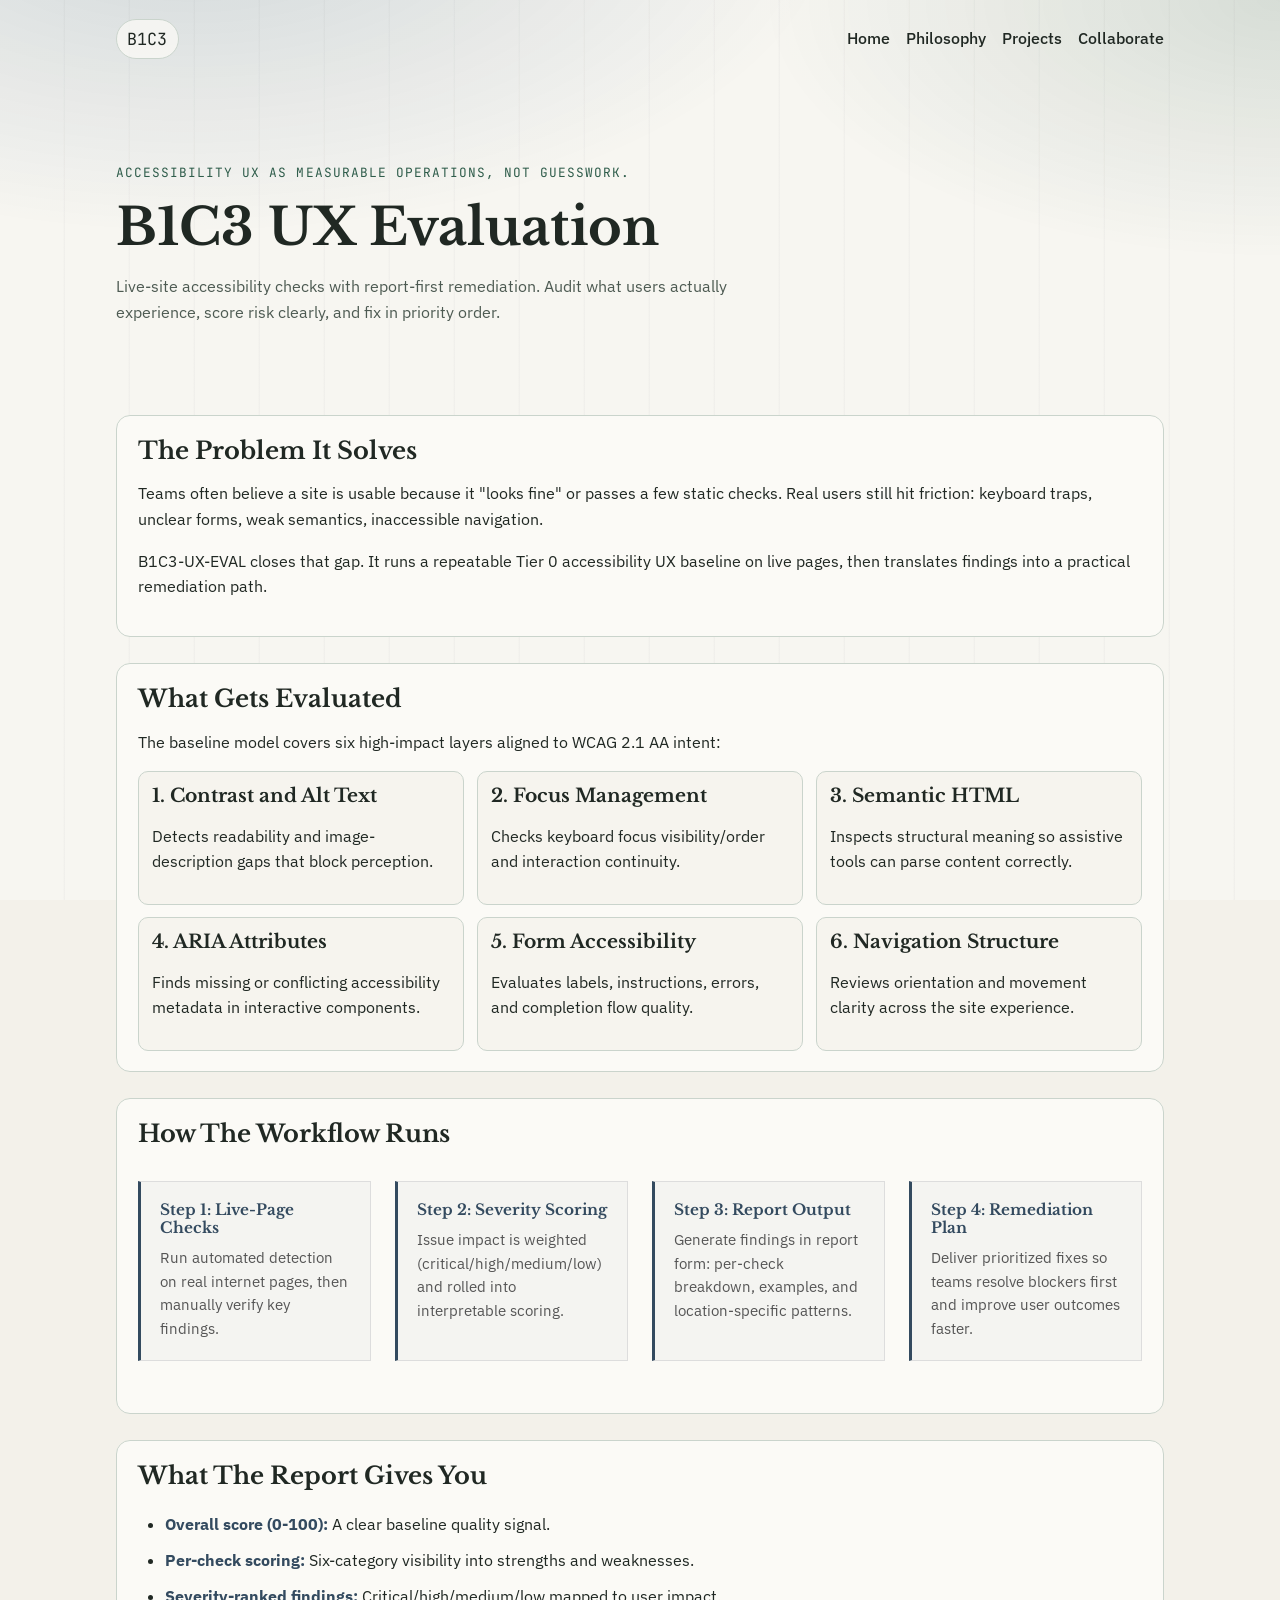
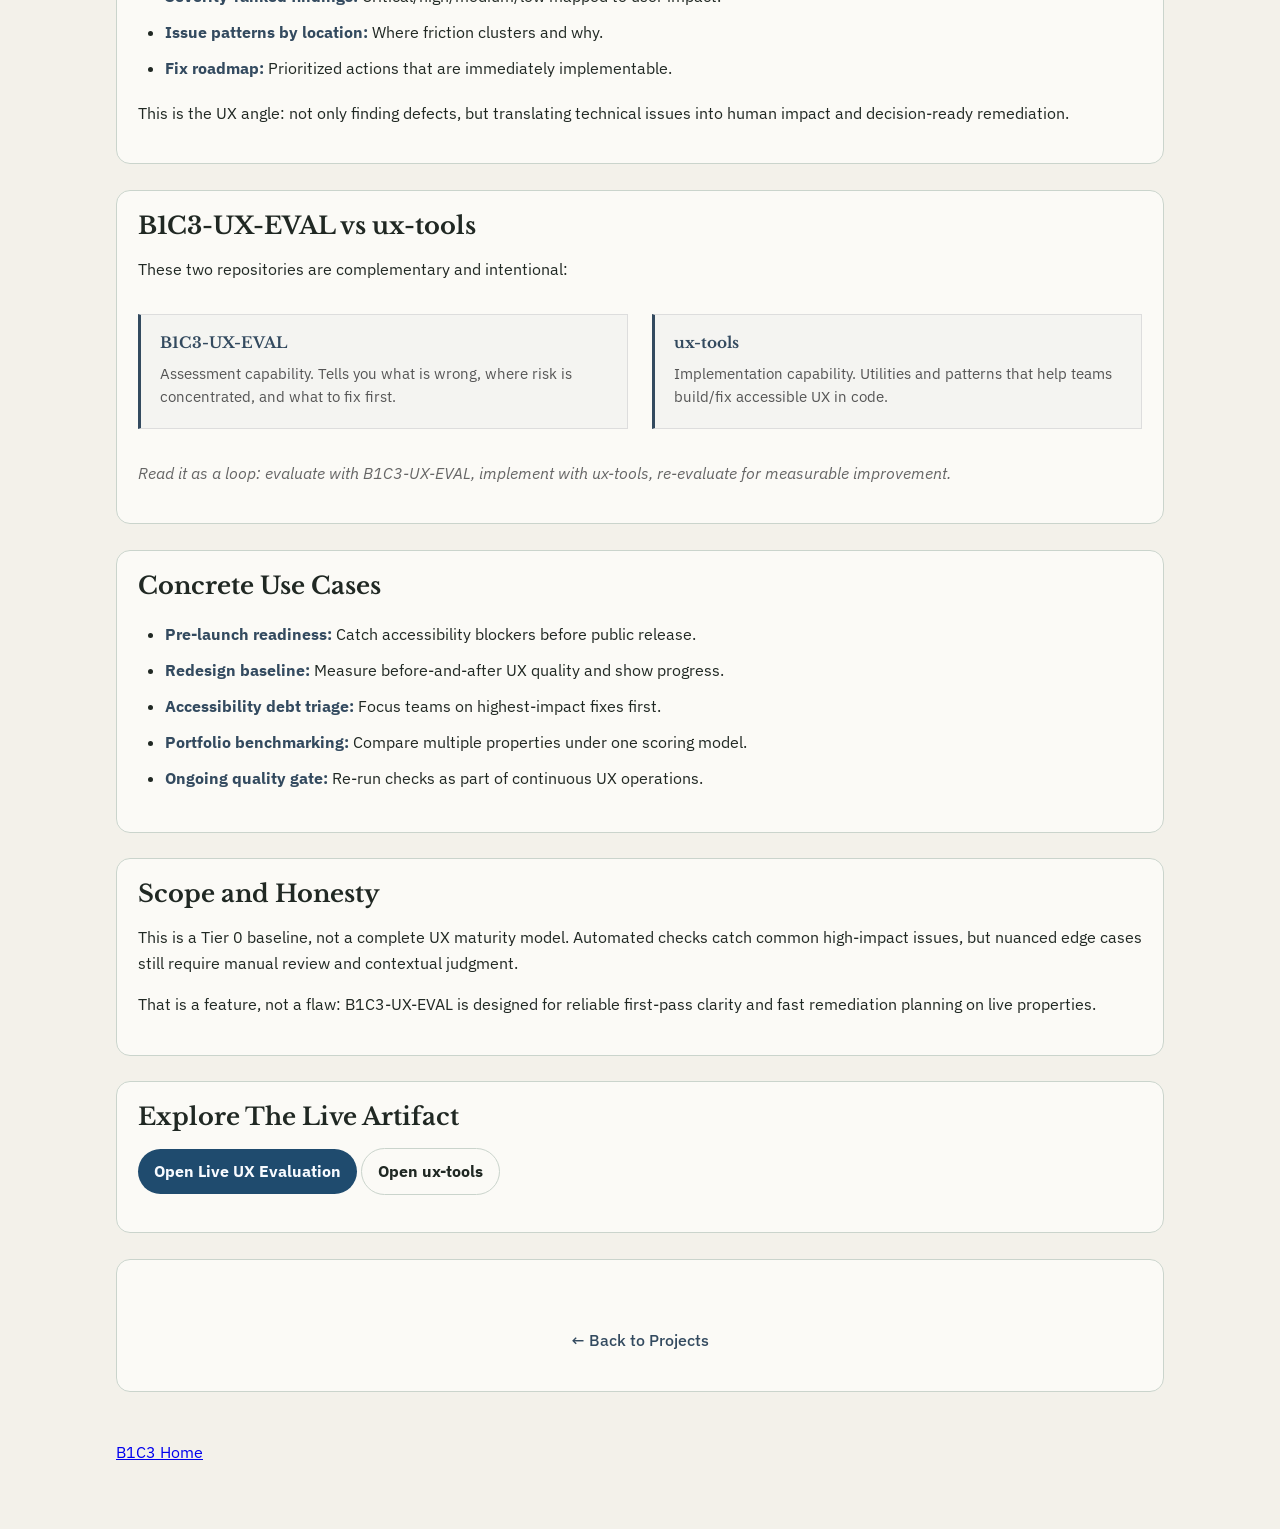
<file: ux-eval.html>
<!doctype html>
<html lang="en">
<head>
  <meta charset="utf-8">
  <meta name="viewport" content="width=device-width, initial-scale=1">
  <link rel="icon" type="image/svg+xml" href="favicon.svg?v=4">
  <link rel="shortcut icon" href="favicon.svg?v=4">
  <title>B1C3 | UX Evaluation: Live-Site Accessibility and Reported Remediation</title>
  <meta name="description" content="B1C3-UX-EVAL runs live-site UX accessibility checks, scores risk, and produces remediation-ready reports. Pair with ux-tools to implement fixes faster.">
  <link rel="canonical" href="https://b1c3.dev/ux-eval.html">
  <meta property="og:type" content="website">
  <meta property="og:title" content="B1C3 | UX Evaluation: Live-Site Accessibility and Reported Remediation">
  <meta property="og:description" content="Live internet page checks, severity-ranked findings, and report-first remediation for accessibility UX.">
  <meta property="og:url" content="https://b1c3.dev/ux-eval.html">
  <meta property="og:image" content="https://b1c3.dev/social-preview.png">
  <meta property="og:image:alt" content="B1C3 UX Evaluation preview">
  <meta name="twitter:card" content="summary">
  <meta name="twitter:title" content="B1C3 | UX Evaluation: Live-Site Accessibility and Reported Remediation">
  <meta name="twitter:description" content="Live internet page checks, severity-ranked findings, and report-first remediation for accessibility UX.">
  <meta name="twitter:image" content="https://b1c3.dev/social-preview.png">
  <link rel="preconnect" href="https://fonts.googleapis.com">
  <link rel="preconnect" href="https://fonts.gstatic.com" crossorigin>
  <link href="https://fonts.googleapis.com/css2?family=IBM+Plex+Sans:wght@400;500;700&family=JetBrains+Mono:wght@500&family=Libre+Baskerville:wght@700&display=swap" rel="stylesheet">
  <link rel="stylesheet" href="style.css">
  <script src="js/analytics-config.js"></script>
  <script defer src="js/analytics.js"></script>
</head>
<body>
  <div class="atmosphere" aria-hidden="true"></div>

  <header class="site-header">
    <a class="brand" href="index.html" aria-label="B1C3 Home">B1C3</a>
    <nav aria-label="Primary">
      <a href="index.html">Home</a>
      <a href="index.html#philosophy">Philosophy</a>
      <a href="index.html#projects">Projects</a>
      <a href="index.html#collaborate">Collaborate</a>
    </nav>
  </header>

  <main id="top">
    <section class="hero reveal">
      <p class="eyebrow">Accessibility UX as measurable operations, not guesswork.</p>
      <h1>B1C3 UX Evaluation</h1>
      <p class="lead">
        Live-site accessibility checks with report-first remediation. Audit what users actually experience, score risk clearly, and fix in priority order.
      </p>
    </section>

    <section class="panel reveal">
      <h2>The Problem It Solves</h2>
      <p>
        Teams often believe a site is usable because it "looks fine" or passes a few static checks. Real users still hit friction: keyboard traps, unclear forms, weak semantics, inaccessible navigation.
      </p>
      <p>
        B1C3-UX-EVAL closes that gap. It runs a repeatable Tier 0 accessibility UX baseline on live pages, then translates findings into a practical remediation path.
      </p>
    </section>

    <section class="panel reveal">
      <h2>What Gets Evaluated</h2>
      <p>
        The baseline model covers six high-impact layers aligned to WCAG 2.1 AA intent:
      </p>
      <div class="principles">
        <article>
          <h3>1. Contrast and Alt Text</h3>
          <p>Detects readability and image-description gaps that block perception.</p>
        </article>
        <article>
          <h3>2. Focus Management</h3>
          <p>Checks keyboard focus visibility/order and interaction continuity.</p>
        </article>
        <article>
          <h3>3. Semantic HTML</h3>
          <p>Inspects structural meaning so assistive tools can parse content correctly.</p>
        </article>
        <article>
          <h3>4. ARIA Attributes</h3>
          <p>Finds missing or conflicting accessibility metadata in interactive components.</p>
        </article>
        <article>
          <h3>5. Form Accessibility</h3>
          <p>Evaluates labels, instructions, errors, and completion flow quality.</p>
        </article>
        <article>
          <h3>6. Navigation Structure</h3>
          <p>Reviews orientation and movement clarity across the site experience.</p>
        </article>
      </div>
    </section>

    <section class="panel reveal">
      <h2>How The Workflow Runs</h2>
      <div class="workflow-grid">
        <article class="workflow-item">
          <h3>Step 1: Live-Page Checks</h3>
          <p>Run automated detection on real internet pages, then manually verify key findings.</p>
        </article>
        <article class="workflow-item">
          <h3>Step 2: Severity Scoring</h3>
          <p>Issue impact is weighted (critical/high/medium/low) and rolled into interpretable scoring.</p>
        </article>
        <article class="workflow-item">
          <h3>Step 3: Report Output</h3>
          <p>Generate findings in report form: per-check breakdown, examples, and location-specific patterns.</p>
        </article>
        <article class="workflow-item">
          <h3>Step 4: Remediation Plan</h3>
          <p>Deliver prioritized fixes so teams resolve blockers first and improve user outcomes faster.</p>
        </article>
      </div>
    </section>

    <section class="panel reveal">
      <h2>What The Report Gives You</h2>
      <ul class="report-list">
        <li><strong>Overall score (0-100):</strong> A clear baseline quality signal.</li>
        <li><strong>Per-check scoring:</strong> Six-category visibility into strengths and weaknesses.</li>
        <li><strong>Severity-ranked findings:</strong> Critical/high/medium/low mapped to user impact.</li>
        <li><strong>Issue patterns by location:</strong> Where friction clusters and why.</li>
        <li><strong>Fix roadmap:</strong> Prioritized actions that are immediately implementable.</li>
      </ul>
      <p>
        This is the UX angle: not only finding defects, but translating technical issues into human impact and decision-ready remediation.
      </p>
    </section>

    <section class="panel reveal">
      <h2>B1C3-UX-EVAL vs ux-tools</h2>
      <p>
        These two repositories are complementary and intentional:
      </p>
      <div class="compare-grid">
        <article class="compare-item">
          <h3>B1C3-UX-EVAL</h3>
          <p>Assessment capability. Tells you what is wrong, where risk is concentrated, and what to fix first.</p>
        </article>
        <article class="compare-item">
          <h3>ux-tools</h3>
          <p>Implementation capability. Utilities and patterns that help teams build/fix accessible UX in code.</p>
        </article>
      </div>
      <p class="protocol-note">
        Read it as a loop: evaluate with B1C3-UX-EVAL, implement with ux-tools, re-evaluate for measurable improvement.
      </p>
    </section>

    <section class="panel reveal">
      <h2>Concrete Use Cases</h2>
      <ul class="report-list">
        <li><strong>Pre-launch readiness:</strong> Catch accessibility blockers before public release.</li>
        <li><strong>Redesign baseline:</strong> Measure before-and-after UX quality and show progress.</li>
        <li><strong>Accessibility debt triage:</strong> Focus teams on highest-impact fixes first.</li>
        <li><strong>Portfolio benchmarking:</strong> Compare multiple properties under one scoring model.</li>
        <li><strong>Ongoing quality gate:</strong> Re-run checks as part of continuous UX operations.</li>
      </ul>
    </section>

    <section class="panel reveal">
      <h2>Scope and Honesty</h2>
      <p>
        This is a Tier 0 baseline, not a complete UX maturity model. Automated checks catch common high-impact issues, but nuanced edge cases still require manual review and contextual judgment.
      </p>
      <p>
        That is a feature, not a flaw: B1C3-UX-EVAL is designed for reliable first-pass clarity and fast remediation planning on live properties.
      </p>
    </section>

    <section class="panel reveal">
      <h2>Explore The Live Artifact</h2>
      <p>
        <a class="button primary" href="https://b1c3game.github.io/B1C3-UX-EVAL/" target="_blank" rel="noreferrer">Open Live UX Evaluation</a>
        <a class="button ghost" href="https://github.com/B1C3Game/ux-tools" target="_blank" rel="noreferrer">Open ux-tools</a>
      </p>
    </section>

    <section class="panel reveal">
      <p class="back-link"><a href="index.html#projects">← Back to Projects</a></p>
    </section>
  </main>

  <footer class="site-footer reveal">
    <p><a href="index.html">B1C3 Home</a></p>
  </footer>

  <style>
    .workflow-grid, .compare-grid {
      display: grid;
      grid-template-columns: repeat(auto-fit, minmax(220px, 1fr));
      gap: 1.5em;
      margin: 2em 0;
    }

    .workflow-item, .compare-item {
      padding: 1.2em;
      border: 1px solid #ddd;
      border-left: 3px solid #334a5f;
      background: rgba(51, 74, 95, 0.03);
    }

    .workflow-item h3, .compare-item h3 {
      margin: 0 0 0.6em;
      font-size: 0.95em;
      color: #334a5f;
    }

    .workflow-item p, .compare-item p {
      margin: 0;
      font-size: 0.92em;
      line-height: 1.6;
      color: #555;
    }

    .report-list {
      margin: 1.2em 0;
      padding-left: 1.7em;
      line-height: 1.75;
    }

    .report-list li {
      margin: 0.5em 0;
    }

    .report-list strong {
      color: #334a5f;
    }

    .protocol-note {
      margin-top: 1em;
      color: #666;
      font-style: italic;
    }

    .back-link {
      text-align: center;
      margin: 3em 0 1em;
    }

    .back-link a {
      color: #334a5f;
      text-decoration: none;
      font-weight: 500;
    }

    .back-link a:hover {
      text-decoration: underline;
    }
  </style>
</body>
</html>
</file>
<file: style.css>
:root {
  --bg: #f3f1ea;
  --surface: #fbfaf6;
  --ink: #202823;
  --ink-soft: #4d5a52;
  --accent: #1f4b6e;
  --accent-alt: #2f5d4b;
  --line: #cad4cc;
  --maxw: 1080px;
}

* {
  box-sizing: border-box;
}

html {
  scroll-behavior: smooth;
}

body {
  margin: 0;
  font-family: "IBM Plex Sans", "Segoe UI", sans-serif;
  color: var(--ink);
  background: var(--bg);
  line-height: 1.6;
}

.atmosphere {
  position: fixed;
  inset: 0;
  z-index: -1;
  background:
    radial-gradient(1000px 500px at 15% -10%, rgba(31, 75, 110, 0.18), transparent 65%),
    radial-gradient(800px 400px at 100% 0%, rgba(47, 93, 75, 0.16), transparent 65%),
    linear-gradient(0deg, rgba(255, 255, 255, 0.35), rgba(255, 255, 255, 0.35)),
    repeating-linear-gradient(
      90deg,
      transparent 0,
      transparent 63px,
      rgba(32, 40, 35, 0.04) 64px,
      rgba(32, 40, 35, 0.04) 65px
    );
}

.site-header {
  max-width: var(--maxw);
  margin: 0 auto;
  padding: 1.2rem 1rem;
  display: flex;
  align-items: center;
  justify-content: space-between;
}

.brand {
  font-family: "JetBrains Mono", monospace;
  font-size: 1.05rem;
  text-decoration: none;
  color: var(--ink);
  border: 1px solid var(--line);
  padding: 0.35rem 0.65rem;
  border-radius: 999px;
  background: rgba(251, 250, 246, 0.75);
}

nav {
  display: flex;
  gap: 1rem;
  flex-wrap: wrap;
}

nav a {
  color: var(--ink);
  text-decoration: none;
  font-weight: 500;
}

nav a:hover {
  color: var(--accent);
}

main,
.site-footer {
  max-width: var(--maxw);
  margin: 0 auto;
  padding: 0 1rem;
}

.hero {
  padding: 4.5rem 0 3rem;
}

.eyebrow {
  font-family: "JetBrains Mono", monospace;
  font-size: 0.8rem;
  text-transform: uppercase;
  letter-spacing: 0.08em;
  color: var(--accent-alt);
}

h1,
h2,
h3 {
  font-family: "Libre Baskerville", Georgia, serif;
  line-height: 1.2;
  margin: 0 0 0.7rem;
}

h1 {
  font-size: clamp(2rem, 4vw, 3.2rem);
  max-width: 18ch;
}

.lead {
  max-width: 65ch;
  color: var(--ink-soft);
}

.hero-actions {
  display: flex;
  gap: 0.8rem;
  margin-top: 1.4rem;
  flex-wrap: wrap;
}

.sense-visual {
  margin: 0.8rem 0 1.2rem;
}

.sense-figure {
  margin: 0;
  border: 1px solid var(--line);
  border-radius: 14px;
  overflow: hidden;
  background: #6b9ac4;
}

.sense-figure img {
  display: block;
  width: 100%;
  height: min(52vh, 560px);
  object-fit: cover;
  object-position: center 36%;
}

.sense-figure figcaption {
  padding: 0.7rem 0.9rem 0.8rem;
  border-top: 1px solid rgba(255, 255, 255, 0.35);
  background: rgba(243, 241, 234, 0.9);
  color: var(--ink-soft);
  font-family: "JetBrains Mono", monospace;
  font-size: 0.76rem;
  line-height: 1.5;
}

.clarity-visual {
  margin: 0.8rem 0 1.2rem;
}

.clarity-figure {
  margin: 0;
  border: 1px solid var(--line);
  border-radius: 14px;
  overflow: hidden;
  background: #6b9ac4;
}

.clarity-figure img {
  display: block;
  width: 100%;
  height: min(52vh, 560px);
  object-fit: cover;
  object-position: center 36%;
}

.clarity-figure figcaption {
  padding: 0.7rem 0.9rem 0.8rem;
  border-top: 1px solid rgba(255, 255, 255, 0.35);
  background: rgba(243, 241, 234, 0.9);
  color: var(--ink-soft);
  font-family: "JetBrains Mono", monospace;
  font-size: 0.76rem;
  line-height: 1.5;
}

.turbulence-visual {
  margin: 0.8rem 0 1.2rem;
}

.turbulence-figure {
  margin: 0;
  border: 1px solid var(--line);
  border-radius: 14px;
  overflow: hidden;
  background: #6b9ac4;
}

.turbulence-figure img {
  display: block;
  width: 100%;
  height: min(52vh, 560px);
  object-fit: cover;
  object-position: center 42%;
}

.turbulence-figure figcaption {
  padding: 0.7rem 0.9rem 0.8rem;
  border-top: 1px solid rgba(255, 255, 255, 0.35);
  background: rgba(243, 241, 234, 0.9);
  color: var(--ink-soft);
  font-family: "JetBrains Mono", monospace;
  font-size: 0.76rem;
  line-height: 1.5;
}

.button {
  display: inline-block;
  border-radius: 999px;
  padding: 0.62rem 1rem;
  text-decoration: none;
  font-weight: 700;
}

.button.primary {
  background: var(--accent);
  color: #f8fbff;
}

.button.primary:hover {
  background: #173a55;
}

.button.ghost {
  color: var(--ink);
  border: 1px solid var(--line);
  background: rgba(251, 250, 246, 0.75);
}

.panel {
  margin-top: 1.6rem;
  padding: 1.3rem;
  background: var(--surface);
  border: 1px solid var(--line);
  border-radius: 14px;
}

.phase-grid,
.focus-grid {
  margin-top: 1rem;
  display: grid;
  gap: 0.8rem;
}

.phase-grid {
  grid-template-columns: repeat(3, minmax(0, 1fr));
}

.phase-grid article,
.focus-grid article,
.principles article,
.card,
.proof-item {
  border: 1px solid var(--line);
  border-radius: 10px;
  padding: 0.8rem;
  background: rgba(243, 241, 234, 0.6);
}

.focus-panel {
  border-color: rgba(31, 75, 110, 0.32);
  background: linear-gradient(180deg, rgba(251, 250, 246, 0.98), rgba(243, 241, 234, 0.92));
}

.focus-grid {
  grid-template-columns: 1.2fr 1fr 1fr;
}

.focus-card-primary {
  border-color: rgba(31, 75, 110, 0.34);
  background: rgba(31, 75, 110, 0.06);
}

.focus-grid h3 {
  margin-bottom: 0.4rem;
}

.principles,
.cards {
  margin-top: 1rem;
  display: grid;
  grid-template-columns: repeat(3, minmax(0, 1fr));
  gap: 0.8rem;
}

.card a {
  font-weight: 700;
  color: var(--accent);
}

.card-note {
  display: inline-block;
  margin-top: 0.25rem;
  color: var(--ink-soft);
  font-family: "JetBrains Mono", monospace;
  font-size: 0.76rem;
}

.section-intro,
.credibility {
  color: var(--ink-soft);
}

.source-note {
  margin-top: 0.5rem;
}

.openclaw-badge {
  display: inline-flex;
  align-items: center;
  gap: 0.35rem;
  padding: 0.18rem 0.5rem;
  border-radius: 999px;
  border: 1px solid var(--line);
  background: rgba(243, 241, 234, 0.65);
  color: var(--ink-soft);
  font-family: "JetBrains Mono", monospace;
  font-size: 0.72rem;
}

.openclaw-emoji {
  font-size: 0.9rem;
  line-height: 1;
}

.openclaw-badge a {
  color: var(--accent);
  text-decoration: none;
  font-weight: 700;
}

.openclaw-badge a:hover {
  text-decoration: underline;
}

.b1c3-badge {
  display: inline-flex;
  align-items: center;
  gap: 0.35rem;
  padding: 0.18rem 0.5rem;
  border-radius: 999px;
  border: 1px solid var(--line);
  background: rgba(243, 241, 234, 0.65);
  color: var(--ink-soft);
  font-family: "JetBrains Mono", monospace;
  font-size: 0.72rem;
  margin-left: 0.5rem;
}

.b1c3-emoji {
  font-size: 0.9rem;
  line-height: 1;
}

.b1c3-badge a {
  color: var(--accent);
  text-decoration: none;
  font-weight: 700;
}

.b1c3-badge a:hover {
  text-decoration: underline;
}

.proof-grid {
  margin-top: 1rem;
  display: grid;
  grid-template-columns: repeat(2, minmax(0, 1fr));
  gap: 0.8rem;
}

blockquote.proof-result {
  margin: 1.2rem 0 0;
  padding: 0.9rem 1.2rem;
  border-left: 3px solid var(--accent);
  background: rgba(31, 75, 110, 0.07);
  border-radius: 0 8px 8px 0;
  font-family: "JetBrains Mono", monospace;
  font-size: 0.88rem;
  color: var(--ink);
  line-height: 1.7;
}

.steps {
  padding-left: 1.2rem;
}

.site-footer {
  padding-top: 2rem;
  padding-bottom: 3rem;
}

.contact-figure {
  margin: 0 0 1rem;
  border: 1px solid var(--line);
  border-radius: 14px;
  overflow: hidden;
  background: #6b9ac4;
}

.contact-figure img {
  display: block;
  width: 100%;
  height: min(44vh, 460px);
  object-fit: cover;
  object-position: center 48%;
}

.contact-figure figcaption {
  margin: 0;
  padding: 0.7rem 0.9rem 0.8rem;
  border-top: 1px solid rgba(255, 255, 255, 0.35);
  background: rgba(243, 241, 234, 0.9);
  color: var(--ink-soft);
  font-family: "JetBrains Mono", monospace;
  font-size: 0.76rem;
  line-height: 1.5;
}

.footer-figure {
  margin: 0;
  border: 1px solid var(--line);
  border-radius: 14px;
  overflow: hidden;
  background: #6b9ac4;
}

.footer-figure img {
  display: block;
  width: 100%;
  height: min(48vh, 520px);
  object-fit: cover;
  object-position: center 42%;
}

.footer-note {
  margin: 0;
  padding: 0.7rem 0.9rem 0.8rem;
  border-top: 1px solid rgba(255, 255, 255, 0.35);
  color: var(--ink-soft);
  background: rgba(243, 241, 234, 0.9);
  font-family: "JetBrains Mono", monospace;
  font-size: 0.76rem;
  line-height: 1.5;
}

.footer-figure a {
  color: #173a55;
  font-weight: 700;
}

.footer-figure a:hover {
  color: #0e2a3f;
}

.micro {
  font-family: "JetBrains Mono", monospace;
  color: var(--ink-soft);
  font-size: 0.82rem;
  margin-top: auto;
}

a:focus-visible,
.button:focus-visible {
  outline: 2px solid var(--accent);
  outline-offset: 3px;
}

.reveal {
  opacity: 0;
  transform: translateY(14px);
  animation: reveal 620ms ease-out forwards;
}

.hero {
  animation-delay: 0.1s;
}

#philosophy {
  animation-delay: 0.22s;
}

#projects {
  animation-delay: 0.34s;
}

#proof {
  animation-delay: 0.44s;
}

#collaborate {
  animation-delay: 0.54s;
}

.site-footer {
  animation-delay: 0.64s;
}

@keyframes reveal {
  to {
    opacity: 1;
    transform: translateY(0);
  }
}

@media (max-width: 840px) {
  .principles,
  .cards,
  .phase-grid,
  .focus-grid,
  .proof-grid {
    grid-template-columns: 1fr;
  }

  .site-header {
    gap: 0.8rem;
    flex-direction: column;
    align-items: flex-start;
  }

  .hero {
    padding-top: 2.4rem;
  }
}
</file>
